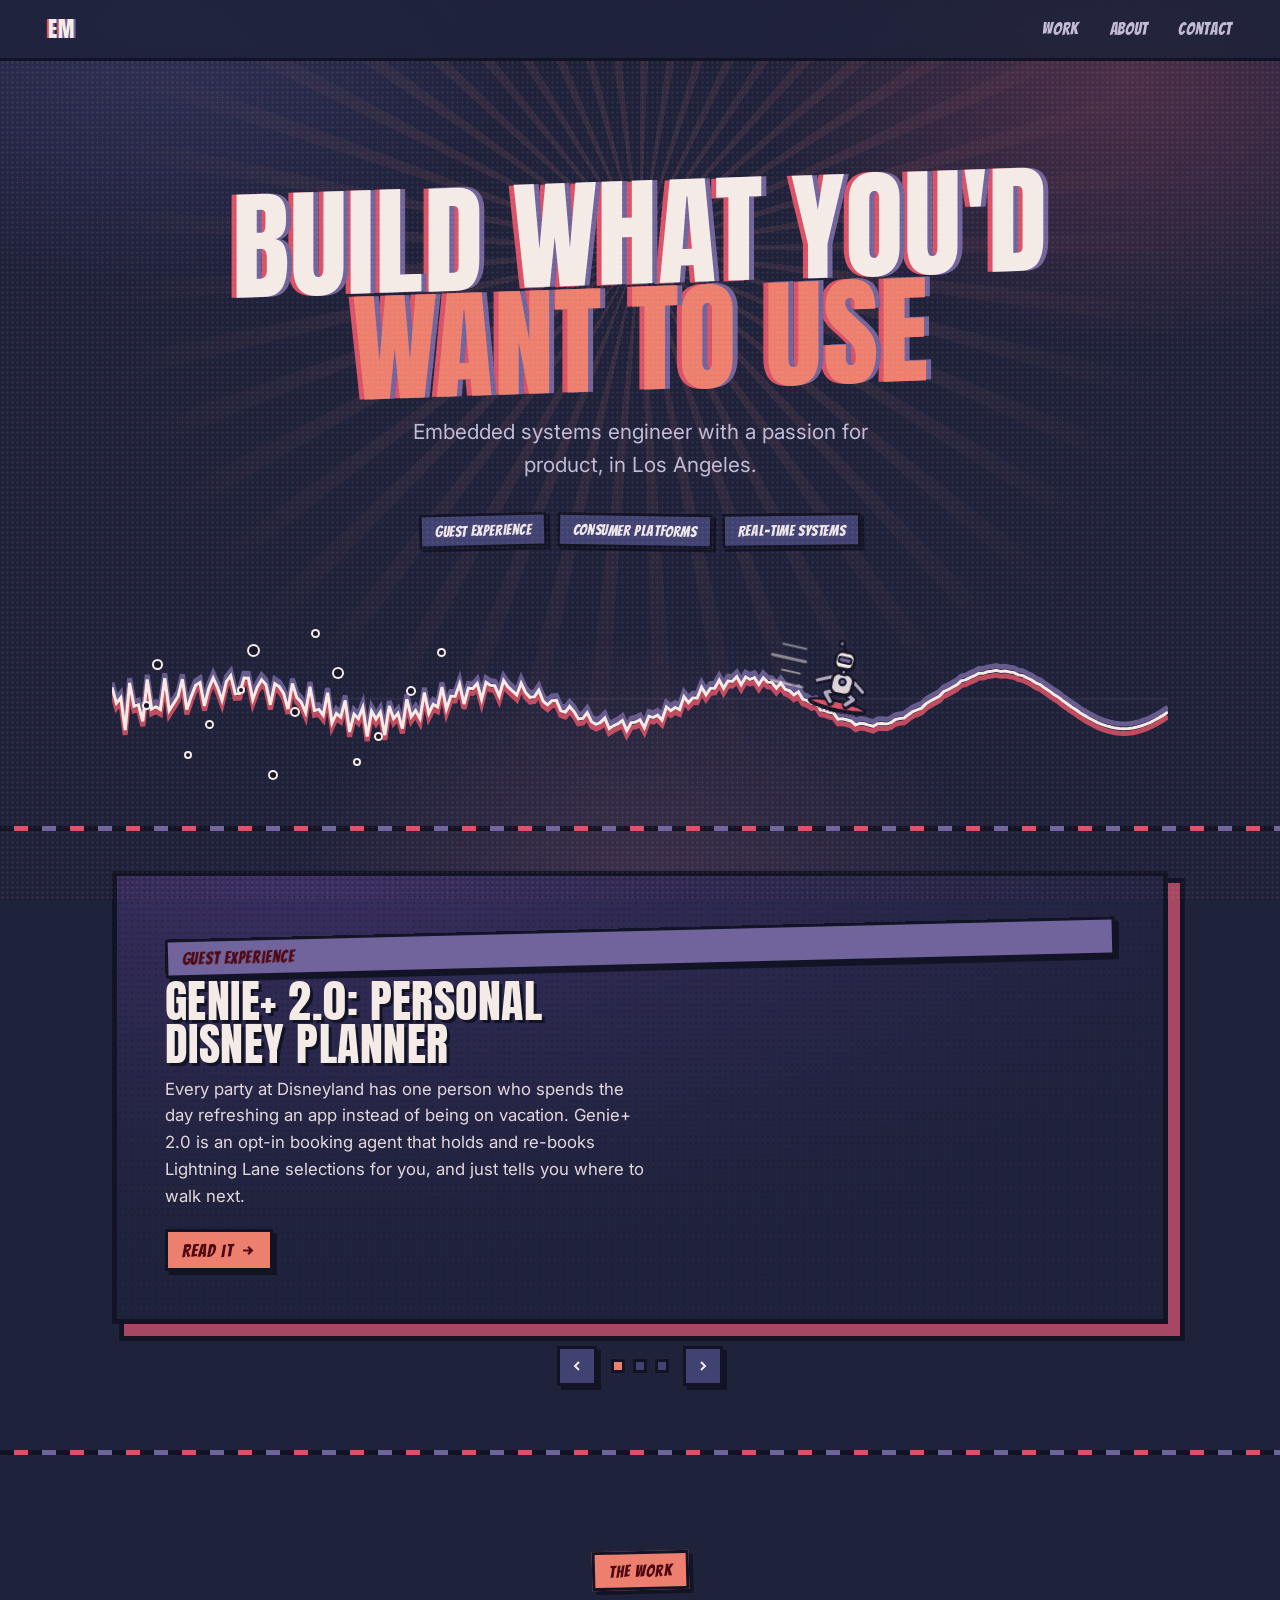
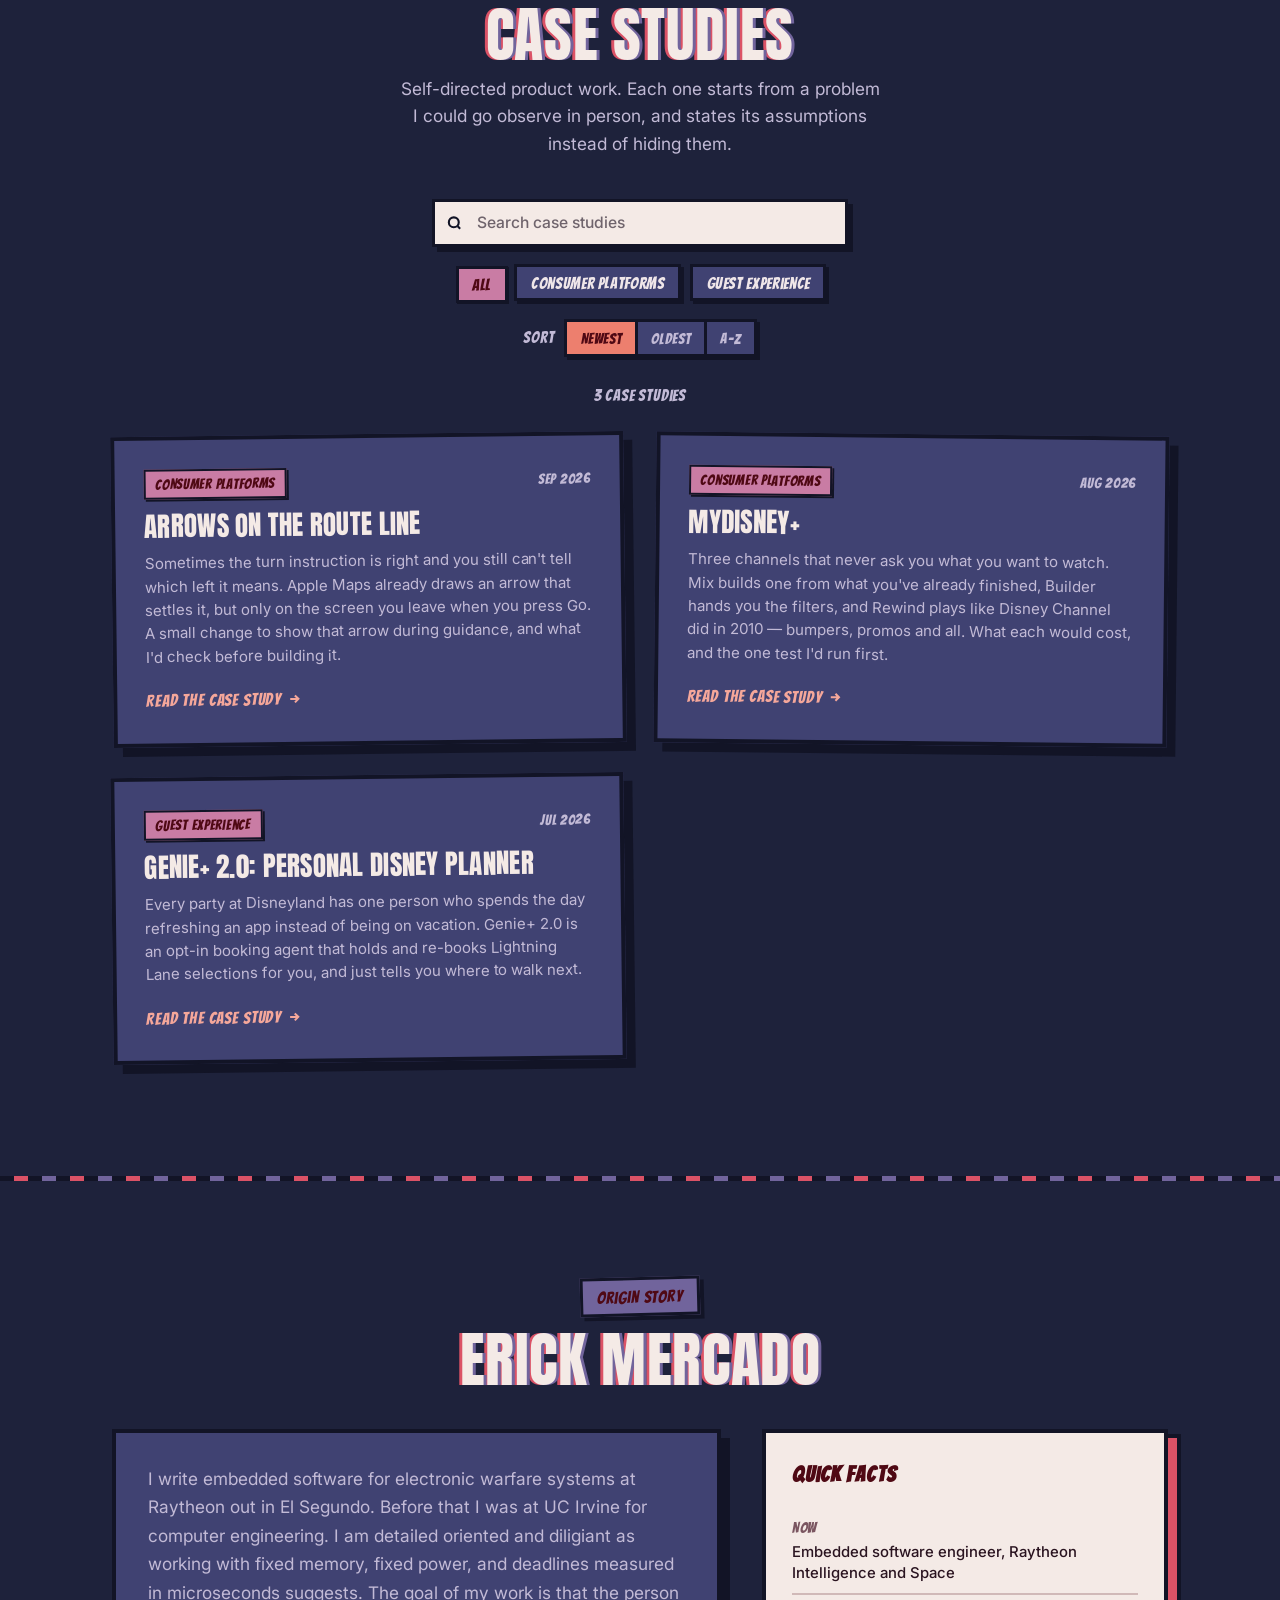
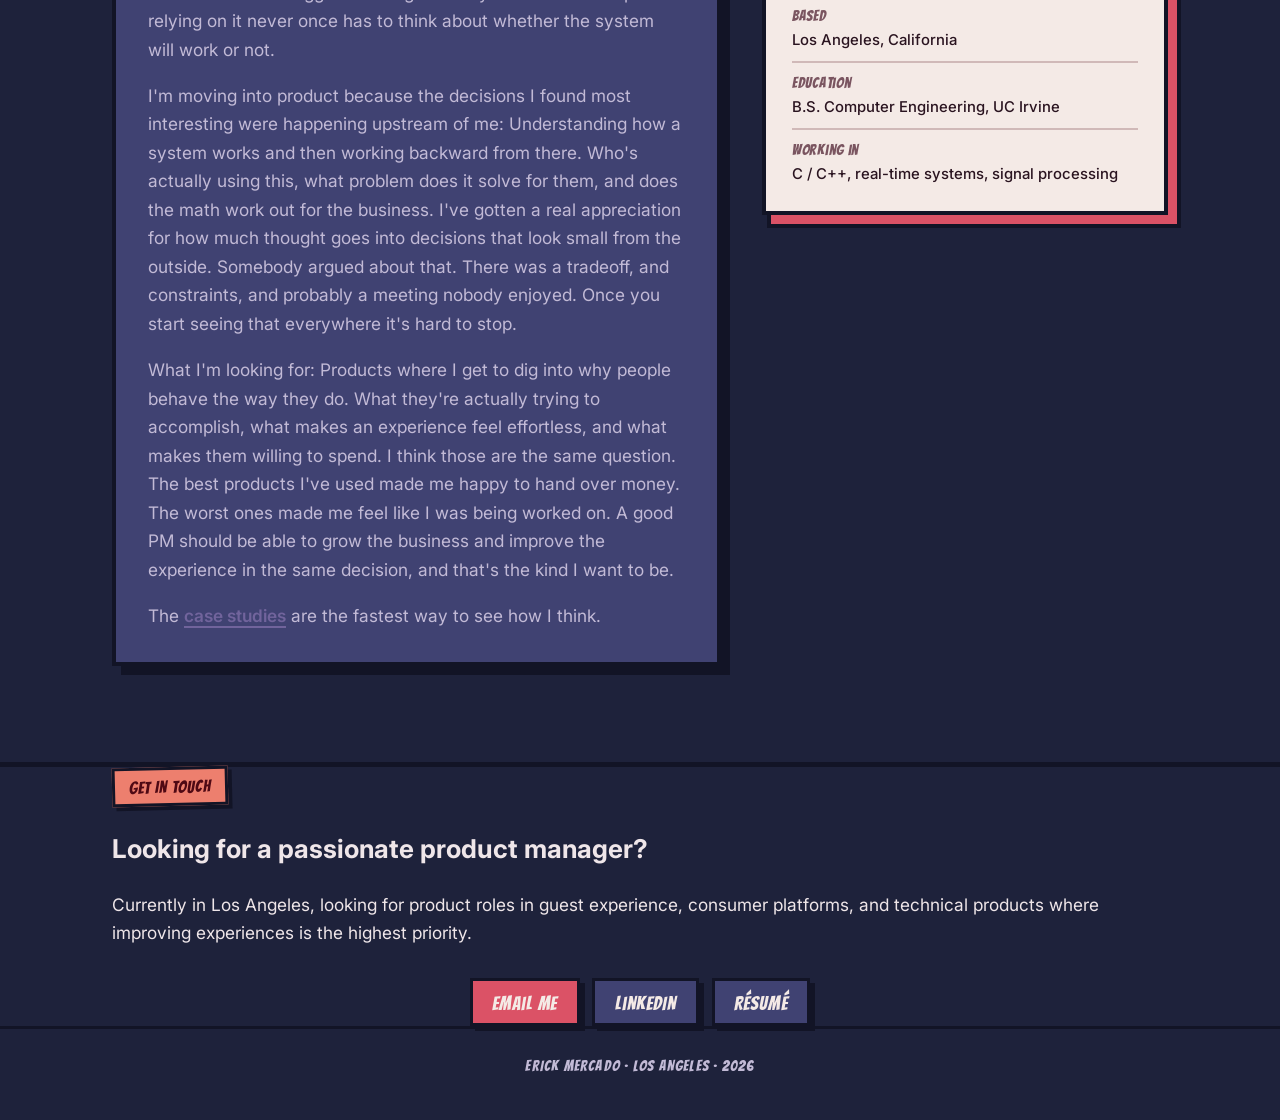
<file: index.html>
<!DOCTYPE html>
<html lang="en">
<head>
<meta charset="utf-8">
<meta name="viewport" content="width=device-width, initial-scale=1">
<title>Erick Mercado — Product</title>
<meta name="description" content="Erick Mercado. Embedded systems engineer working on product. Case studies on guest experience and consumer systems.">
<link rel="canonical" href="https://erickmercado.com/">
<meta property="og:type" content="website">
<meta property="og:title" content="Erick Mercado — Product">
<meta property="og:description" content="Embedded systems engineer working on product. Case studies on guest experience and consumer systems.">
<meta property="og:url" content="https://erickmercado.com/">
<meta name="twitter:card" content="summary_large_image">
<link rel="icon" href="data:image/svg+xml,<svg xmlns='http://www.w3.org/2000/svg' viewBox='0 0 32 32'><rect width='32' height='32' fill='%231E223B'/><path d='M4 16 Q8 6 12 16 T20 16 T28 16' stroke='%23ED7F6E' stroke-width='3' fill='none'/><path d='M4 18 Q8 8 12 18 T20 18 T28 18' stroke='%2371649C' stroke-width='3' fill='none' opacity='.8'/></svg>">
<link rel="preconnect" href="https://fonts.googleapis.com">
<link rel="preconnect" href="https://fonts.gstatic.com" crossorigin>
<link href="https://fonts.googleapis.com/css2?family=Anton&family=Bangers&family=Inter:wght@400;500;600;700&display=swap" rel="stylesheet">

<style>
/* ============================================================
   DESIGN TOKENS — "Spider-Verse"

   The look is built from five techniques borrowed from the films:
     1. Halftone (Ben-Day) dots over everything, like cheap comic
        printing
     2. Chromatic aberration — red and cyan channels knocked out of
        register, as if the press misaligned
     3. Hard black panel borders with unblurred drop shadows, so
        every card reads as a comic panel stuck to the page
     4. Caption boxes in flat colour for labels
     5. Animation "on 2s" — motion updates at 12fps instead of 60,
        which is the single most recognisable thing the films do

   Change a value here and the whole page follows.
   ============================================================ */
:root{
  /* ---- Dusk palette ----------------------------------------------
     The whole scheme lives in this block. Every rule below reads a
     variable — nothing downstream hardcodes a colour, so swapping
     these eight values re-skins the entire page.

     Where the bright version used cyan against magenta for the
     misregistered-print effect, this one splits warm against cool:
     coral pulling one way, periwinkle the other. Same trick, far
     less glare.
     ---------------------------------------------------------------- */
  --ink:#1E223B;            /* page */
  --panel:#404272;          /* raised panel */
  --panel-lift:#4E5089;     /* panel, hovered */
  --paper:#F4EAE6;          /* warm newsprint — caption boxes, light text */

  --coral:#ED7F6E;
  --coral-lift:#F5A79A;   /* coral, lightened for text on dark panels */          /* warm ink — highlights, captions */
  --rose:#DB5266;           /* primary action */
  --berry:#A64863;          /* panel shadows */
  --mauve:#C97CA4;          /* category chips */
  --peri:#71649C;           /* cool ink, dim rules */
  --deep:#4F0914;           /* oxblood — text on light fills */

  --line:#121426;           /* every border. Near-black, navy-biased */
  --text:#EFE6E9;
  --text-dim:#C2BAD6;

  /* type */
  --display:"Anton",Impact,sans-serif;
  --comic:"Bangers",cursive;
  --body:"Inter",-apple-system,system-ui,sans-serif;

  /* layout */
  --gut:clamp(1.25rem,5vw,3rem);
  --max:72rem;
  --measure:40rem;

  /* motion — steps() everywhere. Nothing eases smoothly; it judders. */
  --snap:steps(4,end);
}

*{box-sizing:border-box;}
html{scroll-behavior:smooth;-webkit-text-size-adjust:100%;}

body{
  margin:0;
  background:var(--ink);
  color:var(--text);
  font-family:var(--body);
  font-size:clamp(1rem,0.96rem + 0.2vw,1.08rem);
  line-height:1.6;
  overflow-x:hidden;
}

a{color:inherit;}
img{max-width:100%;height:auto;display:block;}
button{font:inherit;color:inherit;}

.wrap{max-width:var(--max);margin:0 auto;padding-inline:var(--gut);}

.visually-hidden{
  position:absolute;width:1px;height:1px;padding:0;margin:-1px;
  overflow:hidden;clip:rect(0 0 0 0);white-space:nowrap;border:0;
}

.skip{
  position:absolute;left:-9999px;top:0;background:var(--coral);color:var(--deep);
  padding:0.7rem 1.1rem;font-weight:700;z-index:400;border:3px solid var(--line);
}
.skip:focus{left:0;}

:focus-visible{outline:3px solid var(--coral);outline-offset:3px;}
::selection{background:var(--rose);color:var(--paper);}

/* ---------- layer 1: the halftone screen ----------
   A dot grid over the entire viewport. This is what makes the page
   read as printed rather than rendered. Kept faint — at full
   strength it eats the text. */
body::after{
  content:"";position:fixed;inset:0;pointer-events:none;z-index:60;
  background-image:radial-gradient(circle at center,rgba(237,127,110,0.18) 1px,transparent 1.3px);
  background-size:5px 5px;
  mix-blend-mode:screen;opacity:0.55;
}

/* ---------- layer 2: ambient ink bloom ---------- */
body::before{
  content:"";position:fixed;inset:0;pointer-events:none;z-index:0;
  background:
    radial-gradient(40rem 30rem at 12% 0%,rgba(64,66,114,0.55),transparent 60%),
    radial-gradient(38rem 28rem at 88% 8%,rgba(166,72,99,0.34),transparent 62%),
    radial-gradient(34rem 26rem at 50% 100%,rgba(191,108,152,0.20),transparent 65%);
}
body > *{position:relative;z-index:1;}

/* ============================================================
   CAPTION BOX — the flat label with a hard shadow, used anywhere
   a section needs naming. Lifted straight from comic narration.
   ============================================================ */
.caption{
  display:inline-block;
  font-family:var(--comic);font-size:1.05rem;letter-spacing:0.05em;
  background:var(--coral);color:var(--deep);
  border:3px solid var(--line);
  padding:0.25rem 0.85rem 0.15rem;
  box-shadow:4px 4px 0 var(--line);
  transform:rotate(-1.4deg);
}
.caption--cyan{background:var(--peri);}
.caption--magenta{background:var(--rose);color:var(--paper);}

/* ============================================================
   NAV
   ============================================================ */
.nav{
  position:sticky;top:0;z-index:200;
  display:flex;align-items:center;justify-content:space-between;gap:1rem;
  padding:0.7rem clamp(1.25rem,5vw,3rem);
  background:rgba(30,34,59,0.86);
  -webkit-backdrop-filter:blur(14px);backdrop-filter:blur(14px);
  border-bottom:3px solid var(--line);
}
.nav__mark{
  font-family:var(--display);font-size:1.4rem;letter-spacing:0.04em;
  text-decoration:none;color:var(--paper);
  text-shadow:2px 0 0 var(--peri),-2px 0 0 var(--rose);
}
.nav__links{display:flex;gap:clamp(0.9rem,3vw,1.9rem);}
.nav__links a{
  font-family:var(--comic);font-size:1.05rem;letter-spacing:0.04em;
  color:var(--text-dim);text-decoration:none;
  transition:color 120ms var(--snap);
}
.nav__links a:hover{color:var(--coral-lift);}

/* ============================================================
   HERO
   ============================================================ */
.hero{position:relative;text-align:center;padding-block:clamp(3.5rem,11vw,7.5rem) clamp(1rem,3vw,2rem);}

/* speed-burst rays behind the headline */
.hero__burst{
  position:absolute;inset:-30% -10% auto;height:130%;pointer-events:none;
  background:repeating-conic-gradient(from 0deg at 50% 42%,
    rgba(237,127,110,0.14) 0deg 2.4deg, transparent 2.4deg 8deg);
  -webkit-mask-image:radial-gradient(circle at 50% 42%,#000 0%,transparent 62%);
  mask-image:radial-gradient(circle at 50% 42%,#000 0%,transparent 62%);
}

.hero__title{
  position:relative;
  font-family:var(--display);font-weight:400;
  font-size:clamp(2.9rem,1.2rem + 8.4vw,7.5rem);
  line-height:0.88;letter-spacing:0.005em;text-transform:uppercase;
  margin:0 auto 1.4rem;max-width:14ch;color:var(--paper);
  transform:skewY(-2deg);
  /* the misregistered press: cyan pushed one way, magenta the other */
  text-shadow:5px 0 0 var(--peri),-5px 0 0 var(--rose);
  animation:chroma 1.8s steps(3,end) infinite;
}
.hero__title span{color:var(--coral);display:inline-block;}

@keyframes chroma{
  0%   {text-shadow:5px 0 0 var(--peri),-5px 0 0 var(--rose);}
  33%  {text-shadow:8px -3px 0 var(--peri),-6px 3px 0 var(--rose);}
  66%  {text-shadow:3px 3px 0 var(--peri),-9px -2px 0 var(--rose);}
  100% {text-shadow:5px 0 0 var(--peri),-5px 0 0 var(--rose);}
}

.hero__sub{
  position:relative;
  font-size:clamp(1.02rem,0.98rem + 0.55vw,1.3rem);
  color:var(--text-dim);max-width:36ch;margin:0 auto 2rem;
}
.hero__meta{display:flex;flex-wrap:wrap;justify-content:center;gap:0.6rem;}
.hero__meta span{
  font-family:var(--comic);font-size:0.95rem;letter-spacing:0.04em;
  border:3px solid var(--line);background:var(--panel);color:var(--text);
  padding:0.2rem 0.8rem 0.1rem;box-shadow:3px 3px 0 var(--line);
}
.hero__meta span:nth-child(1){transform:rotate(-1.5deg);}
.hero__meta span:nth-child(2){transform:rotate(1deg);}
.hero__meta span:nth-child(3){transform:rotate(-0.6deg);}

/* ---------- the signature: robot surfing the signal ---------- */
.trace-stage{
  position:relative;margin-top:clamp(2rem,5vw,3.5rem);
  height:clamp(120px,16vw,190px);
}
.trace{width:100%;height:100%;display:block;}
.trace__ghost{stroke:rgba(244,234,230,0.10);stroke-width:1;fill:none;}
/* Drawn three times, offset, in three inks — the same misregistration
   trick as the headline, applied to a line. */
.trace__c{stroke:var(--peri);stroke-width:5;fill:none;vector-effect:non-scaling-stroke;opacity:0.85;}
.trace__m{stroke:var(--rose);stroke-width:5;fill:none;vector-effect:non-scaling-stroke;opacity:0.85;}
.trace__k{stroke:var(--paper);stroke-width:3;fill:none;vector-effect:non-scaling-stroke;}

.surfer{
  position:absolute;left:0;top:0;
  width:clamp(42px,5.6vw,68px);
  transform-origin:50% 100%;pointer-events:none;will-change:transform;
}
.surfer svg{width:100%;height:auto;display:block;overflow:visible;}

/* ---- comic inking -----------------------------------------------
   Real comic linework has variable weight: heavier on the shadow
   side, lighter on the lit side. SVG strokes are uniform, so each
   limb is drawn twice — a fat black pass, then a narrower metal
   pass offset up and left. What's left showing along the bottom
   right IS the weighted edge. Same trick on the torso and head via
   .bot-weight, which traces only the shaded contour.
   ------------------------------------------------------------------ */
.bot-shell{fill:#DDD3D8;stroke:var(--line);stroke-width:2.5;}
.bot-shell-light{fill:var(--paper);stroke:var(--line);stroke-width:2.5;}
.bot-limb{stroke:var(--line);stroke-linecap:round;stroke-linejoin:round;fill:none;}
.bot-limb-fill{stroke:#B3A9C4;stroke-linecap:round;stroke-linejoin:round;fill:none;}
.bot-weight{stroke:var(--line);stroke-width:3.4;stroke-linecap:round;fill:none;}
.bot-lit{fill:var(--peri);stroke:var(--line);stroke-width:2;}
.bot-board{fill:var(--rose);stroke:var(--line);stroke-width:2.5;}
.bot-shadow{fill:url(#htDots);opacity:0.75;}
.bot-speed{stroke:var(--paper);stroke-linecap:round;fill:none;opacity:0.5;}

/* Poses are three separate drawings. JS shows one at a time; there
   is no tweening between them — that is the whole point. */
.pose{display:none;}
.pose.is-on{display:inline;}

/* ---- Kirby Krackle ----------------------------------------------
   Black dots ringed in light, clustered over the noisy left end of
   the signal where it hasn't resolved yet. Flickers on the same
   12fps beat as everything else, via staggered steps() animations.
   ------------------------------------------------------------------ */
.krackle{position:absolute;inset:0;pointer-events:none;}
.krackle i{
  position:absolute;display:block;border-radius:50%;
  background:var(--line);box-shadow:0 0 0 2px var(--paper);
  animation:krack 1s steps(2,end) infinite;
}
@keyframes krack{0%,49%{opacity:.9;transform:scale(1);}50%,100%{opacity:.25;transform:scale(.6);}}

/* ============================================================
   SECTIONS
   ============================================================ */
.section{padding-block:clamp(3rem,8vw,6rem);}
.section__head{text-align:center;margin-bottom:clamp(1.6rem,4vw,2.6rem);}
.section__title{
  font-family:var(--display);font-weight:400;text-transform:uppercase;
  font-size:clamp(2rem,1.2rem + 3.2vw,4rem);
  line-height:0.92;letter-spacing:0.01em;
  margin:1rem auto 0.8rem;max-width:18ch;color:var(--paper);
  text-shadow:3px 0 0 var(--peri),-3px 0 0 var(--rose);
}
.section__lede{color:var(--text-dim);max-width:44ch;margin:0 auto;}

.divider{
  height:5px;border:0;margin:0;
  background:repeating-linear-gradient(90deg,
    var(--line) 0 14px, var(--rose) 14px 28px, var(--line) 28px 42px, var(--peri) 42px 56px);
}

/* ============================================================
   CAROUSEL — each slide is a comic panel
   ============================================================ */
.showcase{padding-block:clamp(1.5rem,4vw,2.5rem) clamp(2.5rem,6vw,4rem);}
.showcase__frame{
  position:relative;overflow:hidden;
  border:5px solid var(--line);
  box-shadow:12px 12px 0 var(--berry),12px 12px 0 5px var(--line);
  background:var(--panel);
  aspect-ratio:4/5;min-height:340px;
}
@media(min-width:640px){.showcase__frame{aspect-ratio:16/9;}}
@media(min-width:1000px){.showcase__frame{aspect-ratio:21/9;}}

.slide{
  position:absolute;inset:0;
  display:flex;flex-direction:column;justify-content:flex-end;
  padding:clamp(1.4rem,4vw,3rem);
  text-decoration:none;color:inherit;
  opacity:0;pointer-events:none;
}
.slide::before{
  content:"";position:absolute;inset:0;
  background:
    linear-gradient(0deg,rgba(30,34,59,0.94) 0%,rgba(30,34,59,0.40) 55%,transparent 100%),
    radial-gradient(130% 150% at 18% 0%,var(--tint,#33305C) 0%,var(--ink) 72%);
}
/* halftone inside the panel, heavier than the page-wide one */
.slide::after{
  content:"";position:absolute;inset:0;pointer-events:none;
  background-image:radial-gradient(circle at center,rgba(18,20,38,0.5) 1.1px,transparent 1.5px);
  background-size:6px 6px;opacity:0.5;
}
.slide__bg{position:absolute;inset:0;width:100%;height:100%;object-fit:cover;opacity:0.5;}
.slide.is-active{opacity:1;pointer-events:auto;animation:panelPop 260ms var(--snap);}
.slide > *{position:relative;z-index:2;}

@keyframes panelPop{
  from{opacity:0;transform:scale(1.05) translateY(10px);}
  to{opacity:1;transform:none;}
}

.slide__title{
  font-family:var(--display);font-weight:400;text-transform:uppercase;
  font-size:clamp(1.6rem,1.1rem + 2.6vw,2.9rem);
  line-height:0.94;letter-spacing:0.01em;
  margin:0.7rem 0 0.6rem;max-width:20ch;color:var(--paper);
  text-shadow:3px 3px 0 var(--line);
}
.slide__summary{
  font-size:clamp(0.93rem,0.9rem + 0.3vw,1.05rem);
  color:#E4D8DC;max-width:44ch;margin:0 0 1.2rem;
}
.slide__cta{
  font-family:var(--comic);font-size:1.15rem;letter-spacing:0.05em;
  background:var(--coral);color:var(--deep);border:3px solid var(--line);
  padding:0.25rem 0.9rem 0.15rem;box-shadow:4px 4px 0 var(--line);
  display:inline-flex;align-items:center;gap:0.4rem;width:fit-content;
  transition:transform 100ms var(--snap),box-shadow 100ms var(--snap);
}
.slide__cta svg{width:15px;height:15px;}
.slide:hover .slide__cta{transform:translate(2px,2px);box-shadow:2px 2px 0 var(--line);}

.showcase__controls{display:flex;align-items:center;justify-content:center;gap:0.9rem;margin-top:1.4rem;}
.showcase__dots{display:flex;gap:0.5rem;}
.dot{
  width:14px;height:14px;padding:0;cursor:pointer;
  background:var(--panel);border:3px solid var(--line);
  transition:background 100ms var(--snap);
}
.dot:hover{background:var(--text-dim);}
.dot.is-active{background:var(--coral);}

.arrow{
  width:40px;height:40px;cursor:pointer;
  border:3px solid var(--line);background:var(--panel);color:var(--paper);
  box-shadow:4px 4px 0 var(--line);
  display:flex;align-items:center;justify-content:center;
  transition:transform 100ms var(--snap),box-shadow 100ms var(--snap),background 100ms var(--snap);
}
.arrow:hover{background:var(--rose);transform:translate(2px,2px);box-shadow:2px 2px 0 var(--line);}
.arrow svg{width:16px;height:16px;}

.showcase[data-count="1"] .showcase__controls,
.showcase[data-count="0"] .showcase__controls{display:none;}

/* ============================================================
   LIBRARY CONTROLS
   ============================================================ */
.controls{display:flex;flex-direction:column;gap:1.1rem;margin-top:clamp(1.6rem,4vw,2.4rem);}

.search{position:relative;max-width:26rem;width:100%;margin-inline:auto;}
.search > svg{
  position:absolute;left:0.9rem;top:50%;transform:translateY(-50%);
  width:17px;height:17px;color:var(--line);pointer-events:none;z-index:2;
}
.search input{
  width:100%;font-family:var(--body);font-size:0.98rem;font-weight:500;color:var(--deep);
  background:var(--paper);border:3px solid var(--line);
  box-shadow:5px 5px 0 var(--line);
  padding:0.7rem 2.6rem;
}
.search input::placeholder{color:#6F646C;}
.search input:focus{outline:none;background:#FDF7F4;box-shadow:5px 5px 0 var(--rose);}
.search input:focus-visible{outline:3px solid var(--coral);outline-offset:3px;}
.search__clear{
  position:absolute;right:0.5rem;top:50%;transform:translateY(-50%);
  width:26px;height:26px;border:2px solid var(--line);cursor:pointer;
  background:var(--rose);color:var(--paper);z-index:2;
  display:none;align-items:center;justify-content:center;
}
.search__clear.is-visible{display:flex;}
.search__clear svg{width:12px;height:12px;}

.filters{display:flex;flex-wrap:wrap;justify-content:center;gap:0.55rem;}
.chip{
  font-family:var(--comic);font-size:1rem;letter-spacing:0.04em;cursor:pointer;
  background:var(--panel);color:var(--text);
  border:3px solid var(--line);padding:0.22rem 0.85rem 0.12rem;
  box-shadow:3px 3px 0 var(--line);
  transition:transform 100ms var(--snap),box-shadow 100ms var(--snap),background 100ms var(--snap);
}
.chip:hover{background:var(--panel-lift);}
.chip[aria-pressed="true"]{
  background:var(--mauve);color:var(--deep);transform:translate(2px,2px);box-shadow:1px 1px 0 var(--line);
}

.sort{display:flex;justify-content:center;align-items:center;gap:0.6rem;flex-wrap:wrap;}
.sort > span{font-family:var(--comic);font-size:1rem;color:var(--text-dim);letter-spacing:0.05em;}
.sort__group{display:flex;border:3px solid var(--line);box-shadow:3px 3px 0 var(--line);background:var(--panel);}
.sort__btn{
  font-family:var(--comic);font-size:0.95rem;letter-spacing:0.04em;cursor:pointer;
  border:0;border-right:3px solid var(--line);background:transparent;color:var(--text-dim);
  padding:0.3rem 0.85rem 0.2rem;transition:background 100ms var(--snap),color 100ms var(--snap);
}
.sort__btn:last-child{border-right:0;}
.sort__btn:hover{color:var(--paper);}
.sort__btn[aria-pressed="true"]{background:var(--coral);color:var(--deep);}

.count{
  text-align:center;font-family:var(--comic);font-size:1rem;letter-spacing:0.05em;
  color:var(--text-dim);margin:1.6rem 0 0;
}

/* ============================================================
   LIBRARY GRID — panels pasted onto the page
   ============================================================ */
.grid{
  display:grid;grid-template-columns:1fr;gap:1.6rem;
  margin-top:1.6rem;padding:0;list-style:none;
}
@media(min-width:720px){.grid{grid-template-columns:repeat(2,1fr);gap:1.9rem;}}

.card{
  display:flex;flex-direction:column;height:100%;
  text-decoration:none;color:inherit;
  background:var(--panel);border:4px solid var(--line);
  box-shadow:9px 9px 0 var(--line);
  padding:clamp(1.2rem,2.8vw,1.8rem);
  transition:transform 120ms var(--snap),box-shadow 120ms var(--snap),background 120ms var(--snap);
}
/* Alternating tilt so the grid reads as panels laid by hand
   rather than a CSS grid. Kept under 1 degree — more than that
   and the text starts to look broken rather than styled. */
.grid li:nth-child(odd) .card{transform:rotate(-0.7deg);}
.grid li:nth-child(even) .card{transform:rotate(0.6deg);}
.card:hover,.card:focus-visible{
  background:var(--panel-lift);
  transform:rotate(0deg) translate(4px,4px);
  box-shadow:5px 5px 0 var(--rose),5px 5px 0 4px var(--line);
}

.card__top{display:flex;align-items:center;justify-content:space-between;gap:0.7rem;margin-bottom:0.9rem;}
.card__category{
  font-family:var(--comic);font-size:0.9rem;letter-spacing:0.05em;
  background:var(--mauve);color:var(--deep);border:2px solid var(--line);
  padding:0.15rem 0.6rem 0.05rem;box-shadow:2px 2px 0 var(--line);
}
.card__date{font-family:var(--comic);font-size:0.9rem;color:var(--text-dim);letter-spacing:0.05em;}
.card__title{
  font-family:var(--display);font-weight:400;text-transform:uppercase;
  font-size:clamp(1.25rem,1.05rem + 0.9vw,1.7rem);
  line-height:0.98;letter-spacing:0.01em;margin:0 0 0.7rem;color:var(--paper);
}
.card__summary{font-size:0.94rem;color:var(--text-dim);margin:0 0 1.2rem;flex:1;line-height:1.55;}
.card__cta{
  font-family:var(--comic);font-size:1.05rem;letter-spacing:0.05em;color:var(--coral-lift);
  display:inline-flex;align-items:center;gap:0.35rem;
}
.card__cta svg{width:14px;height:14px;}

.badge{
  font-family:var(--comic);font-size:0.85rem;letter-spacing:0.05em;
  background:var(--berry);color:var(--paper);border:2px solid var(--line);
  padding:0.15rem 0.6rem 0.05rem;box-shadow:2px 2px 0 var(--line);
}
.card--draft{opacity:0.6;}
.card--draft:hover{opacity:1;}

.empty{
  text-align:center;padding:clamp(2.2rem,6vw,4rem) 1rem;margin-top:1.6rem;
  border:4px dashed var(--line);background:var(--panel);
}
.empty p{font-family:var(--comic);font-size:1.35rem;letter-spacing:0.04em;color:var(--paper);margin:0 0 1.2rem;}
.empty button{
  font-family:var(--comic);font-size:1.05rem;letter-spacing:0.05em;cursor:pointer;
  background:var(--coral);color:var(--deep);border:3px solid var(--line);
  padding:0.3rem 1rem 0.2rem;box-shadow:4px 4px 0 var(--line);
  transition:transform 100ms var(--snap),box-shadow 100ms var(--snap);
}
.empty button:hover{transform:translate(2px,2px);box-shadow:2px 2px 0 var(--line);}

/* ============================================================
   ABOUT
   ============================================================ */
.about{display:grid;grid-template-columns:1fr;gap:clamp(1.6rem,4vw,2.6rem);align-items:start;margin-top:clamp(1.6rem,4vw,2.4rem);}
@media(min-width:880px){.about{grid-template-columns:1.5fr 1fr;}}

.about__body{
  max-width:var(--measure);
  background:var(--panel);border:4px solid var(--line);
  box-shadow:9px 9px 0 var(--line);
  padding:clamp(1.3rem,3vw,2rem);
}
.about__body p{color:var(--text-dim);margin:0 0 1.1rem;line-height:1.65;}
.about__body p:last-child{margin-bottom:0;}
.about__body strong{color:var(--paper);font-weight:600;}
.about__body a{color:var(--peri);font-weight:600;text-decoration:none;border-bottom:2px solid var(--peri);}
.about__body a:hover{color:var(--coral);border-bottom-color:var(--coral);}

.specs{
  background:var(--paper);color:var(--deep);
  border:4px solid var(--line);box-shadow:9px 9px 0 var(--rose),9px 9px 0 4px var(--line);
  padding:clamp(1.1rem,2.4vw,1.6rem);
  position:sticky;top:5.5rem;transform:rotate(0.8deg);
}
.specs h3{
  font-family:var(--comic);font-size:1.35rem;letter-spacing:0.05em;
  margin:0 0 0.9rem;color:var(--deep);
}
.specs dl{margin:0;}
.specs div{padding-block:0.6rem;border-bottom:2px solid rgba(79,9,20,0.22);}
.specs div:last-child{border-bottom:0;padding-bottom:0;}
.specs dt{font-family:var(--comic);font-size:0.92rem;letter-spacing:0.05em;color:#7A5560;margin-bottom:0.1rem;}
.specs dd{margin:0;font-size:0.93rem;font-weight:500;line-height:1.4;color:#2A1420;}

/* ============================================================
   CONTACT
   ============================================================ */
.contact{border-top:5px solid var(--line);}
.pills{display:flex;flex-wrap:wrap;justify-content:center;gap:0.8rem;margin-top:2rem;}
.pill{
  font-family:var(--comic);font-size:1.2rem;letter-spacing:0.05em;text-decoration:none;
  background:var(--panel);color:var(--paper);
  border:3px solid var(--line);padding:0.4rem 1.2rem 0.28rem;
  box-shadow:5px 5px 0 var(--line);
  transition:transform 100ms var(--snap),box-shadow 100ms var(--snap),background 100ms var(--snap);
}
.pill:hover{transform:translate(3px,3px);box-shadow:2px 2px 0 var(--line);background:var(--panel-lift);}
.pill--primary{background:var(--rose);color:var(--paper);box-shadow:5px 5px 0 var(--line);}
.pill--primary:hover{background:var(--coral);color:var(--deep);}

.colophon{
  text-align:center;font-family:var(--comic);font-size:0.95rem;letter-spacing:0.08em;
  color:var(--text-dim);padding-block:1.6rem 2.6rem;border-top:3px solid var(--line);
}

/* ============================================================
   MOTION
   Reveals snap in over four frames rather than fading smoothly.
   ============================================================ */
.reveal{opacity:0;transform:translateY(22px);}
.reveal.is-visible{animation:snapIn 280ms var(--snap) forwards;}
@keyframes snapIn{to{opacity:1;transform:none;}}

.grid li{animation:snapIn 240ms var(--snap) both;animation-delay:calc(var(--i,0) * 70ms);opacity:0;}

@media(prefers-reduced-motion:reduce){
  html{scroll-behavior:auto;}
  *{animation:none!important;transition:none!important;}
  .reveal,.grid li{opacity:1!important;transform:none!important;}
  .hero__title{text-shadow:5px 0 0 var(--peri),-5px 0 0 var(--rose);}
}
</style>
</head>

<body>

<a class="skip" href="#main">Skip to content</a>

<header class="nav">
  <a class="nav__mark" href="#top">EM</a>
  <nav class="nav__links" aria-label="Primary">
    <a href="#work">Work</a>
    <a href="#about">About</a>
    <a href="#contact">Contact</a>
  </nav>
</header>

<main id="main">

  <!-- ===================== HERO ===================== -->
  <section class="wrap hero" id="top">
    <div class="hero__burst" aria-hidden="true"></div>
    <h1 class="hero__title">Build what you'd <span>want to use</span></h1>
    <p class="hero__sub">Embedded systems engineer with a passion for product, in Los Angeles.</p>
    <div class="hero__meta">
      <span>Guest experience</span>
      <span>Consumer platforms</span>
      <span>Real-time systems</span>
    </div>

    <div class="trace-stage" aria-hidden="true">
      <svg class="trace" viewBox="0 0 1200 160" preserveAspectRatio="none">
        <path class="trace__ghost" d="M0,80 L1200,80"></path>
        <!-- three passes of the same curve, offset — misregistered ink -->
        <path class="trace__c" id="traceC" d=""></path>
        <path class="trace__m" id="traceM" d=""></path>
        <path class="trace__k" id="traceK" d=""></path>
      </svg>

      <div class="krackle" id="krackle"></div>

      <div class="surfer" id="surfer">
        <svg viewBox="0 0 64 78">
          <defs>
            <pattern id="htDots" width="3.6" height="3.6" patternUnits="userSpaceOnUse">
              <circle cx="1" cy="1" r="1" fill="#121426"/>
            </pattern>
          </defs>

          <g class="bot-speed">
            <line x1="-30" y1="24" x2="-8" y2="24" stroke-width="2"/>
            <line x1="-38" y1="36" x2="-6" y2="36" stroke-width="2.6"/>
            <line x1="-26" y1="48" x2="-9" y2="48" stroke-width="2"/>
            <line x1="-34" y1="60" x2="-4" y2="60" stroke-width="2.4"/>
          </g>

          <ellipse class="bot-shadow" cx="32" cy="74" rx="24" ry="3"/>
          <ellipse class="bot-board" cx="32" cy="70" rx="27" ry="4.5"/>
          <path class="bot-weight" d="M7 71.5 Q32 77 57 71.5" stroke-width="2.6"/>

          <g class="pose is-on" id="poseRide">
            <path class="bot-limb" d="M28 54 L24 66" stroke-width="7"/>
            <path class="bot-limb" d="M36 54 L41 66" stroke-width="7"/>
            <path class="bot-limb-fill" d="M27.4 53.2 L23.4 65.2" stroke-width="3.4"/>
            <path class="bot-limb-fill" d="M35.4 53.2 L40.4 65.2" stroke-width="3.4"/>
            <path class="bot-limb" d="M23 38 L8 28" stroke-width="6.5"/>
            <path class="bot-limb" d="M41 38 L55 46" stroke-width="6.5"/>
            <path class="bot-limb-fill" d="M22.4 37.2 L7.4 27.2" stroke-width="3"/>
            <path class="bot-limb-fill" d="M40.4 37.2 L54.4 45.2" stroke-width="3"/>
            <rect class="bot-shell" x="22" y="32" width="20" height="24" rx="7"/>
            <path class="bot-weight" d="M42 44 L42 49 Q42 56 35 56 L29 56"/>
            <circle class="bot-lit" cx="32" cy="42" r="3"/>
            <rect class="bot-shell" x="30" y="27" width="4" height="6"/>
            <rect class="bot-shell-light" x="23" y="12" width="18" height="17" rx="6"/>
            <path class="bot-weight" d="M41 22 L41 23 Q41 29 35 29 L29 29"/>
            <rect class="bot-lit" x="26" y="17" width="12" height="5" rx="2"/>
            <path class="bot-limb" d="M32 12 L32 5" stroke-width="2.5"/>
            <circle class="bot-lit" cx="32" cy="4" r="2.6"/>
          </g>

          <g class="pose" id="poseCrouch">
            <path class="bot-limb" d="M27 57 L19 61 L25 68" stroke-width="7"/>
            <path class="bot-limb" d="M38 57 L46 62 L40 68" stroke-width="7"/>
            <path class="bot-limb-fill" d="M26.4 56.2 L18.4 60.2 L24.4 67.2" stroke-width="3.4"/>
            <path class="bot-limb-fill" d="M37.4 56.2 L45.4 61.2 L39.4 67.2" stroke-width="3.4"/>
            <path class="bot-limb" d="M22 45 L9 51" stroke-width="6.5"/>
            <path class="bot-limb" d="M42 45 L53 53" stroke-width="6.5"/>
            <path class="bot-limb-fill" d="M21.4 44.2 L8.4 50.2" stroke-width="3"/>
            <path class="bot-limb-fill" d="M41.4 44.2 L52.4 52.2" stroke-width="3"/>
            <rect class="bot-shell" x="22" y="39" width="20" height="20" rx="7"/>
            <path class="bot-weight" d="M42 49 L42 52 Q42 59 35 59 L29 59"/>
            <circle class="bot-lit" cx="32" cy="47" r="3"/>
            <rect class="bot-shell" x="29" y="34" width="4" height="6"/>
            <rect class="bot-shell-light" x="21" y="19" width="18" height="16" rx="6"/>
            <path class="bot-weight" d="M39 28 L39 29 Q39 35 33 35 L27 35"/>
            <rect class="bot-lit" x="24" y="24" width="12" height="5" rx="2"/>
            <path class="bot-limb" d="M30 19 L25 13" stroke-width="2.5"/>
            <circle class="bot-lit" cx="24" cy="12" r="2.6"/>
          </g>

          <g class="pose" id="poseLean">
            <path class="bot-limb" d="M30 53 L21 67" stroke-width="7"/>
            <path class="bot-limb" d="M37 54 L43 67" stroke-width="7"/>
            <path class="bot-limb-fill" d="M29.4 52.2 L20.4 66.2" stroke-width="3.4"/>
            <path class="bot-limb-fill" d="M36.4 53.2 L42.4 66.2" stroke-width="3.4"/>
            <g transform="rotate(-15 32 55)">
              <path class="bot-limb" d="M23 36 L11 19" stroke-width="6.5"/>
              <path class="bot-limb" d="M42 41 L56 51" stroke-width="6.5"/>
              <path class="bot-limb-fill" d="M22.4 35.2 L10.4 18.2" stroke-width="3"/>
              <path class="bot-limb-fill" d="M41.4 40.2 L55.4 50.2" stroke-width="3"/>
              <rect class="bot-shell" x="22" y="32" width="20" height="24" rx="7"/>
              <path class="bot-weight" d="M42 44 L42 49 Q42 56 35 56 L29 56"/>
              <circle class="bot-lit" cx="32" cy="42" r="3"/>
              <rect class="bot-shell" x="30" y="26" width="4" height="7"/>
              <rect class="bot-shell-light" x="24" y="10" width="18" height="17" rx="6"/>
              <path class="bot-weight" d="M42 20 L42 21 Q42 27 36 27 L30 27"/>
              <rect class="bot-lit" x="27" y="15" width="12" height="5" rx="2"/>
              <path class="bot-limb" d="M34 10 L39 4" stroke-width="2.5"/>
              <circle class="bot-lit" cx="40" cy="3" r="2.6"/>
            </g>
          </g>
        </svg>
      </div>
    </div>
  </section>

  <hr class="divider">

  <!-- ===================== CAROUSEL ===================== -->
  <section class="wrap showcase" id="showcase"
           aria-roledescription="carousel" aria-label="Featured case studies">
    <div class="showcase__frame">
      <div class="showcase__track" id="carouselTrack"></div>
    </div>
    <div class="showcase__controls">
      <button class="arrow" id="prevSlide" aria-label="Previous case study">
        <svg viewBox="0 0 24 24" fill="none" stroke="currentColor" stroke-width="3" aria-hidden="true"><path d="M15 6l-6 6 6 6"/></svg>
      </button>
      <div class="showcase__dots" id="carouselDots"></div>
      <button class="arrow" id="nextSlide" aria-label="Next case study">
        <svg viewBox="0 0 24 24" fill="none" stroke="currentColor" stroke-width="3" aria-hidden="true"><path d="M9 6l6 6-6 6"/></svg>
      </button>
    </div>
  </section>

  <hr class="divider">

  <!-- ===================== LIBRARY ===================== -->
  <section class="wrap section" id="work">
    <div class="section__head">
      <span class="caption">The Work</span>
      <h2 class="section__title">Case Studies</h2>
      <p class="section__lede">Self-directed product work. Each one starts from a problem I could go observe in person, and states its assumptions instead of hiding them.</p>
    </div>

    <div class="controls">
      <div class="search">
        <svg viewBox="0 0 24 24" fill="none" stroke="currentColor" stroke-width="3" aria-hidden="true">
          <circle cx="11" cy="11" r="7"/><path d="M20 20l-3.5-3.5"/>
        </svg>
        <label class="visually-hidden" for="searchInput">Search case studies</label>
        <input id="searchInput" type="search" placeholder="Search case studies" autocomplete="off">
        <button class="search__clear" id="searchClear" aria-label="Clear search">
          <svg viewBox="0 0 24 24" fill="none" stroke="currentColor" stroke-width="3.5" aria-hidden="true"><path d="M6 6l12 12M18 6L6 18"/></svg>
        </button>
      </div>

      <div class="filters" id="filterChips" role="group" aria-label="Filter by category"></div>

      <div class="sort">
        <span id="sortLabel">Sort</span>
        <div class="sort__group" role="group" aria-labelledby="sortLabel">
          <button class="sort__btn" data-sort="newest" aria-pressed="true">Newest</button>
          <button class="sort__btn" data-sort="oldest" aria-pressed="false">Oldest</button>
          <button class="sort__btn" data-sort="alpha" aria-pressed="false">A–Z</button>
        </div>
      </div>
    </div>

    <p class="count" id="resultCount" aria-live="polite"></p>
    <ul class="grid" id="libraryGrid"></ul>
    <div id="emptyState"></div>
  </section>

  <hr class="divider">

  <!-- ===================== ABOUT ===================== -->
  <section class="wrap section" id="about">
    <div class="section__head">
      <span class="caption caption--cyan">Origin Story</span>
      <h2 class="section__title">Erick Mercado</h2>
    </div>

    <div class="about">
      <div class="about__body">
        <p>I write embedded software for electronic warfare systems at Raytheon out in El Segundo. Before that I was at UC Irvine for computer engineering. I am detailed oriented and diligiant as working with fixed memory, fixed power, and deadlines measured in microseconds suggests. The goal of my work is that the person relying on it never once has to think about whether the system will work or not.</p>

        <p>I'm moving into product because the decisions I found most interesting were happening upstream of me: Understanding how a system works and then working backward from there. Who's actually using this, what problem does it solve for them, and does the math work out for the business. I've gotten a real appreciation for how much thought goes into decisions that look small from the outside. Somebody argued about that. There was a tradeoff, and constraints, and probably a meeting nobody enjoyed. Once you start seeing that everywhere it's hard to stop.</p>

        <p>What I'm looking for: Products where I get to dig into why people behave the way they do. What they're actually trying to accomplish, what makes an experience feel effortless, and what makes them willing to spend. I think those are the same question. The best products I've used made me happy to hand over money. The worst ones made me feel like I was being worked on. A good PM should be able to grow the business and improve the experience in the same decision, and that's the kind I want to be.</p>

        <p>The <a href="#work">case studies</a> are the fastest way to see how I think.</p>
      </div>

      <aside class="specs">
        <h3>Quick Facts</h3>
        <dl>
          <div><dt>Now</dt><dd>Embedded software engineer, Raytheon Intelligence and Space</dd></div>
          <div><dt>Based</dt><dd>Los Angeles, California</dd></div>
          <div><dt>Education</dt><dd>B.S. Computer Engineering, UC Irvine</dd></div>
          <div><dt>Working in</dt><dd>C / C++, real-time systems, signal processing</dd></div>
        </dl>
      </aside>
    </div>
  </section>

</main>

<!-- ===================== CONTACT ===================== -->
<footer class="contact" id="contact">
  <div class="wrap inner">
    <span class="caption">Get In Touch</span>
    <h2>Looking for a passionate product manager?</h2>
    <p>Currently in Los Angeles, looking for product roles in guest experience, consumer platforms, and technical products where improving experiences is the highest priority.</p>
    <div class="pills">
      <a class="pill pill--primary" href="mailto:erick.mercado2016@gmail.com">Email me</a>
      <a class="pill" href="https://www.linkedin.com/in/erick-mercado/">LinkedIn</a>
      <a class="pill" href="ErickMercadoResume.pdf">R&eacute;sum&eacute;</a>
    </div>
  </div>
  <div class="colophon">ERICK MERCADO &middot; LOS ANGELES &middot; <span id="year">2026</span></div>
</footer>

<script>
/* ================================================================
   ██  EDIT HERE TO ADD A CASE STUDY  ██

   Same data contract as the other theme, so entries port over
   unchanged. The carousel, grid, filter chips and count all build
   from this array — you never edit the HTML above.

   Fields: id, title, summary, category, date ("YYYY-MM-DD"), url,
   image (optional), imageAlt, tint (hex used for the slide
   background), featured (true = in the carousel), status
   ("published" or "draft").

   TO ADD A CASE STUDY: copy the template below, fill it in, and
   drop it anywhere in this array. Order in the file doesn't
   matter — the grid sorts by date, and the filter chips build
   themselves from whatever categories are present. Nothing else
   on the page needs touching.

     {
       id: "short-slug",              // internal label; keep it unique
       title: "Product Name",         // card + carousel heading
       summary: "Two or three sentences. The problem, then what you'd build.",
       category: "Guest Experience",  // a new value creates a new filter chip
       date: "2026-01-31",            // YYYY-MM-DD; drives newest/oldest sort
       url: "work/your-file.html",    // name the file after the product
       image: "",                     // optional; blank falls back to tint
       imageAlt: "",                  // required whenever image is set
       tint: "#2A2E52",               // carousel slide background
       featured: true,                // true = also appears in the carousel
       status: "published"            // see note below
     },

   On status: "published" is the normal case. "draft" does NOT
   hide the entry — the card still renders, with a Draft badge and
   an "In progress" label instead of a date, and is kept out of
   the carousel. Omit an entry entirely if you don't want it seen.
   ================================================================ */
const CASE_STUDIES = [
  {
    id: "genie-plus-2",
    title: "Genie+ 2.0: Personal Disney Planner",
    summary: "Every party at Disneyland has one person who spends the day refreshing an app instead of being on vacation. Genie+ 2.0 is an opt-in booking agent that holds and re-books Lightning Lane selections for you, and just tells you where to walk next.",
    category: "Guest Experience",
    date: "2026-07-20",
    url: "work/genie-plus-2.html",
    image: "",
    imageAlt: "",
    tint: "#3B2F63",
    featured: true,
    status: "published"
  },
  {
    id: "mydisney-plus",
    title: "MyDisney+",
    summary: "Three channels that never ask you what you want to watch. Mix builds one from what you've already finished, Builder hands you the filters, and Rewind plays like Disney Channel did in 2010 — bumpers, promos and all. What each would cost, and the one test I'd run first.",
    category: "Consumer Platforms",
    date: "2026-08-11",
    url: "work/mydisney-plus.html",
    image: "",
    imageAlt: "",
    tint: "#2A2E52",
    featured: true,
    status: "published"
  },
  {
    id: "apple-maps-route-arrows",
    title: "Arrows on the Route Line",
    summary: "Sometimes the turn instruction is right and you still can't tell which left it means. Apple Maps already draws an arrow that settles it, but only on the screen you leave when you press Go. A small change to show that arrow during guidance, and what I'd check before building it.",
    category: "Consumer Platforms",
    date: "2026-09-13",
    url: "work/apple-maps.html",
    image: "",
    imageAlt: "",
    tint: "#2F3A5C",
    featured: true,
    status: "published"
  }
];

/* ================================================================
   Machinery. You shouldn't need to touch any of this to add or
   remove case studies.
   ================================================================ */
(function () {
  "use strict";

  const prefersReducedMotion =
    window.matchMedia("(prefers-reduced-motion: reduce)").matches;

  function esc(str) {
    return String(str)
      .replace(/&/g, "&amp;").replace(/</g, "&lt;").replace(/>/g, "&gt;")
      .replace(/"/g, "&quot;").replace(/'/g, "&#39;");
  }

  const MONTHS = ["Jan","Feb","Mar","Apr","May","Jun",
                  "Jul","Aug","Sep","Oct","Nov","Dec"];
  function prettyDate(iso) {
    const p = String(iso).split("-");
    const m = MONTHS[parseInt(p[1], 10) - 1] || "";
    return m ? m + " " + p[0] : p[0];
  }

  const ARROW_SVG =
    '<svg viewBox="0 0 24 24" fill="none" stroke="currentColor" stroke-width="3.5" aria-hidden="true"><path d="M5 12h14M13 6l6 6-6 6"/></svg>';

  document.getElementById("year").textContent = new Date().getFullYear();

  /* ==============================================================
     1. CAROUSEL
     ============================================================== */
  const carousel = {
    root: document.getElementById("showcase"),
    track: document.getElementById("carouselTrack"),
    dotsBox: document.getElementById("carouselDots"),
    prev: document.getElementById("prevSlide"),
    next: document.getElementById("nextSlide"),
    items: CASE_STUDIES.filter(c => c.featured && c.status === "published"),
    index: 0,
    timer: null,
    INTERVAL: 5500
  };

  function buildCarousel() {
    const { items, track, dotsBox, root } = carousel;
    root.setAttribute("data-count", items.length);
    if (!items.length) { root.style.display = "none"; return; }

    track.innerHTML = items.map((c, i) => {
      const bg = c.image
        ? '<img class="slide__bg" src="' + esc(c.image) + '" alt="' + esc(c.imageAlt || "") + '">'
        : "";
      return (
        '<a class="slide' + (i === 0 ? " is-active" : "") + '"' +
        ' href="' + esc(c.url) + '"' +
        ' style="--tint:' + esc(c.tint) + '"' +
        ' aria-roledescription="slide"' +
        ' aria-label="' + (i + 1) + " of " + items.length + '"' +
        (i === 0 ? "" : ' aria-hidden="true" tabindex="-1"') + ">" +
          bg +
          '<span class="caption caption--cyan">' + esc(c.category) + "</span>" +
          '<h3 class="slide__title">' + esc(c.title) + "</h3>" +
          '<p class="slide__summary">' + esc(c.summary) + "</p>" +
          '<span class="slide__cta">Read it' + ARROW_SVG + "</span>" +
        "</a>"
      );
    }).join("");

    dotsBox.innerHTML = items.map((c, i) =>
      '<button class="dot' + (i === 0 ? " is-active" : "") + '"' +
      ' data-index="' + i + '" aria-label="Show ' + esc(c.title) + '"></button>'
    ).join("");

    dotsBox.querySelectorAll(".dot").forEach(dot => {
      dot.addEventListener("click", () => {
        goToSlide(parseInt(dot.dataset.index, 10));
        restartAutoRotate();
      });
    });
  }

  function goToSlide(next) {
    const slides = carousel.track.querySelectorAll(".slide");
    const dots = carousel.dotsBox.querySelectorAll(".dot");
    if (!slides.length) return;

    carousel.index = (next + slides.length) % slides.length;

    slides.forEach((slide, i) => {
      const active = i === carousel.index;
      slide.classList.toggle("is-active", active);
      if (active) { slide.removeAttribute("aria-hidden"); slide.removeAttribute("tabindex"); }
      else { slide.setAttribute("aria-hidden", "true"); slide.setAttribute("tabindex", "-1"); }
    });
    dots.forEach((dot, i) => dot.classList.toggle("is-active", i === carousel.index));
  }

  function restartAutoRotate() {
    clearInterval(carousel.timer);
    if (carousel.items.length < 2 || prefersReducedMotion) return;
    carousel.timer = setInterval(() => goToSlide(carousel.index + 1), carousel.INTERVAL);
  }

  buildCarousel();

  if (carousel.items.length) {
    carousel.next.addEventListener("click", () => { goToSlide(carousel.index + 1); restartAutoRotate(); });
    carousel.prev.addEventListener("click", () => { goToSlide(carousel.index - 1); restartAutoRotate(); });

    carousel.root.addEventListener("mouseenter", () => clearInterval(carousel.timer));
    carousel.root.addEventListener("mouseleave", restartAutoRotate);
    carousel.root.addEventListener("focusin", () => clearInterval(carousel.timer));
    carousel.root.addEventListener("focusout", restartAutoRotate);

    carousel.root.addEventListener("keydown", e => {
      if (e.key === "ArrowRight") { goToSlide(carousel.index + 1); restartAutoRotate(); }
      if (e.key === "ArrowLeft")  { goToSlide(carousel.index - 1); restartAutoRotate(); }
    });

    let touchStartX = null;
    carousel.root.addEventListener("touchstart", e => { touchStartX = e.touches[0].clientX; }, { passive: true });
    carousel.root.addEventListener("touchend", e => {
      if (touchStartX === null) return;
      const dx = e.changedTouches[0].clientX - touchStartX;
      if (Math.abs(dx) > 40) { goToSlide(carousel.index + (dx < 0 ? 1 : -1)); restartAutoRotate(); }
      touchStartX = null;
    }, { passive: true });

    document.addEventListener("visibilitychange", () => {
      if (document.hidden) clearInterval(carousel.timer);
      else restartAutoRotate();
    });

    restartAutoRotate();
  }

  /* ==============================================================
     2. LIBRARY — search, filter, sort
     ============================================================== */
  const state = { query: "", category: "All", sort: "newest" };

  const gridEl = document.getElementById("libraryGrid");
  const emptyEl = document.getElementById("emptyState");
  const countEl = document.getElementById("resultCount");
  const chipsEl = document.getElementById("filterChips");
  const searchEl = document.getElementById("searchInput");
  const clearEl = document.getElementById("searchClear");

  const categories = ["All"].concat(
    CASE_STUDIES.map(c => c.category)
      .filter((cat, i, arr) => arr.indexOf(cat) === i)
      .sort()
  );

  chipsEl.innerHTML = categories.map(cat =>
    '<button class="chip" data-category="' + esc(cat) + '"' +
    ' aria-pressed="' + (cat === "All") + '">' + esc(cat) + "</button>"
  ).join("");

  chipsEl.querySelectorAll(".chip").forEach(chip => {
    chip.addEventListener("click", () => {
      state.category = chip.dataset.category;
      chipsEl.querySelectorAll(".chip").forEach(c =>
        c.setAttribute("aria-pressed", String(c === chip)));
      render();
    });
  });

  document.querySelectorAll(".sort__btn").forEach(btn => {
    btn.addEventListener("click", () => {
      state.sort = btn.dataset.sort;
      document.querySelectorAll(".sort__btn").forEach(b =>
        b.setAttribute("aria-pressed", String(b === btn)));
      render();
    });
  });

  searchEl.addEventListener("input", () => {
    state.query = searchEl.value.trim().toLowerCase();
    clearEl.classList.toggle("is-visible", searchEl.value.length > 0);
    render();
  });

  clearEl.addEventListener("click", () => {
    searchEl.value = ""; state.query = "";
    clearEl.classList.remove("is-visible");
    searchEl.focus(); render();
  });

  function resetAll() {
    state.query = ""; state.category = "All";
    searchEl.value = "";
    clearEl.classList.remove("is-visible");
    chipsEl.querySelectorAll(".chip").forEach(c =>
      c.setAttribute("aria-pressed", String(c.dataset.category === "All")));
    render();
  }

  function getVisible() {
    let list = CASE_STUDIES.slice();

    if (state.category !== "All") list = list.filter(c => c.category === state.category);

    if (state.query) {
      list = list.filter(c =>
        (c.title + " " + c.summary + " " + c.category).toLowerCase().includes(state.query));
    }

    if (state.sort === "alpha") {
      list.sort((a, b) =>
        a.title.replace(/^["']/, "").localeCompare(b.title.replace(/^["']/, "")));
    } else {
      list.sort((a, b) =>
        state.sort === "oldest" ? a.date.localeCompare(b.date) : b.date.localeCompare(a.date));
    }
    return list;
  }

  function render() {
    const list = getVisible();

    countEl.textContent = list.length
      ? list.length + (list.length === 1 ? " case study" : " case studies")
      : "";

    gridEl.innerHTML = list.map((c, i) => {
      const draft = c.status === "draft";
      return (
        '<li style="--i:' + i + '">' +
          '<a class="card' + (draft ? " card--draft" : "") + '" href="' + esc(c.url) + '">' +
            '<div class="card__top">' +
              '<span class="card__category">' + esc(c.category) + "</span>" +
              (draft ? '<span class="badge">Draft</span>'
                     : '<span class="card__date">' + esc(prettyDate(c.date)) + "</span>") +
            "</div>" +
            '<h3 class="card__title">' + esc(c.title) + "</h3>" +
            '<p class="card__summary">' + esc(c.summary) + "</p>" +
            '<span class="card__cta">' + (draft ? "In progress" : "Read the case study") + ARROW_SVG + "</span>" +
          "</a>" +
        "</li>"
      );
    }).join("");

    if (!list.length) {
      emptyEl.innerHTML =
        '<div class="empty"><p>Nothing matches that.</p>' +
        '<button type="button" id="resetFilters">Show everything</button></div>';
      document.getElementById("resetFilters").addEventListener("click", resetAll);
    } else {
      emptyEl.innerHTML = "";
    }
  }

  render();

  /* ==============================================================
     3. SCROLL REVEALS
     ============================================================== */
  if (!prefersReducedMotion && "IntersectionObserver" in window) {
    const targets = document.querySelectorAll(
      ".section__head, .controls, .about__body, .specs, .pills");
    targets.forEach(el => el.classList.add("reveal"));

    const io = new IntersectionObserver(entries => {
      entries.forEach(entry => {
        if (entry.isIntersecting) {
          entry.target.classList.add("is-visible");
          io.unobserve(entry.target);
        }
      });
    }, { threshold: 0.12, rootMargin: "0px 0px -8% 0px" });

    targets.forEach(el => io.observe(el));
  }

  /* ==============================================================
     4. THE SIGNAL, AND THE ROBOT RIDING IT

     Two things make this read as Spider-Verse rather than as a
     generic animated line:

     a) The curve is stroked three times — cyan, magenta, then a
        light key line — each at a slightly different vertical
        offset. That is misregistered four-colour printing, the
        same trick used on the headline.

     b) It runs at 12fps, not 60. The films animate characters on
        2s and 3s (a new drawing every second or third frame)
        instead of on 1s, and that judder is the single most
        recognisable thing about them. Throttling here costs
        nothing and is dramatically cheaper on battery.
     ============================================================== */
  const pathC = document.getElementById("traceC");
  const pathM = document.getElementById("traceM");
  const pathK = document.getElementById("traceK");
  const surfer = document.getElementById("surfer");
  const stage = document.querySelector(".trace-stage");

  /* ---- Kirby Krackle -------------------------------------------
     Scattered once at load over the left third of the stage, where
     the signal is still noise. Fixed offsets rather than random
     ones, so the cluster reads as drawn rather than sprayed. */
  const krackle = document.getElementById("krackle");
  if (krackle) {
    const specks = [
      [4, 30, 7], [9, 62, 5], [13, 22, 9], [7, 78, 4], [17, 55, 6],
      [21, 34, 8], [12, 44, 4], [25, 68, 5], [19, 14, 5], [28, 44, 6],
      [3, 52, 5], [23, 82, 4], [31, 24, 5], [15, 88, 6]
    ];
    krackle.innerHTML = specks.map(([x, y, d], i) =>
      '<i style="left:' + x + '%;top:' + y + '%;width:' + d + 'px;height:' + d +
      'px;animation-delay:' + (i * 83) + 'ms"></i>'
    ).join("");
  }

  /* ---- the three drawings ---------------------------------------
     Not a tween. Three separate poses, one visible at a time,
     swapped on the same 12fps beat as everything else. */
  const POSES = {
    ride: document.getElementById("poseRide"),
    crouch: document.getElementById("poseCrouch"),
    lean: document.getElementById("poseLean")
  };
  let activePose = "ride";
  let poseHeld = 0;

  /* A drawing has to stay up for at least three beats (250ms) before
     another can replace it. Without this the terrain occasionally
     flips the pose for a single frame, which reads as a glitch
     rather than as animation. Real animators hold too. */
  const MIN_HOLD = 3;

  function setPose(name) {
    poseHeld++;
    if (name === activePose || !POSES[name] || poseHeld < MIN_HOLD) return;
    POSES[activePose].classList.remove("is-on");
    POSES[name].classList.add("is-on");
    activePose = name;
    poseHeld = 0;
  }

  if (pathK) {
    const VB_W = 1200, VB_H = 160, MID = 80, SEGMENTS = 240;
    const FPS = 12;                       // animate "on 5s" at 60Hz
    const FRAME_MS = 1000 / FPS;

    function waveY(i, time) {
      const settled = i / SEGMENTS;       // 0 = noisy, 1 = resolved
      const noise = 1 - settled;
      const carrier = Math.sin(i * 0.11 + time) * 26 * (0.35 + settled * 0.65);
      const jitter = (Math.sin(i * 1.7 + time * 2.3) + Math.sin(i * 3.1 - time * 1.4))
                     * 13 * noise * noise;
      const drift = Math.sin(i * 0.02 - time * 0.4) * 9 * noise;
      return MID + carrier + jitter + drift;
    }

    /* offsetY shifts the whole curve, which is how the three ink
       passes get knocked out of register. */
    function buildPath(time, offsetY) {
      const pts = [];
      for (let i = 0; i <= SEGMENTS; i++) {
        pts.push(((i / SEGMENTS) * VB_W).toFixed(1) + "," +
                 (waveY(i, time) + offsetY).toFixed(1));
      }
      return "M" + pts.join(" L");
    }

    let stageW = 0, stageH = 0;
    function measure() {
      if (!stage) return;
      const r = stage.getBoundingClientRect();
      stageW = r.width; stageH = r.height;
    }
    measure();
    window.addEventListener("resize", measure);

    function placeSurfer(time) {
      if (!surfer || !stageW) return;

      const ride = SEGMENTS * (0.66 + Math.sin(time * 0.22) * 0.08);

      /* The board has length, so it rests on the chord across its own
         footprint rather than the slope at a single point. Sampling
         wide also averages out the high-frequency jitter. */
      const BOARD_HALF = 5;
      const yHere = waveY(ride, time);
      const yBack = waveY(ride - BOARD_HALF, time);
      const yFwd  = waveY(ride + BOARD_HALF, time);

      const sx = stageW / VB_W;
      const sy = stageH / VB_H;

      const px = (ride / SEGMENTS) * VB_W * sx;
      const py = yHere * sy;

      const slopeVb = (yFwd - yBack) / (2 * BOARD_HALF * (VB_W / SEGMENTS));

      /* A narrow viewport squashes the wave horizontally, which makes
         the true tangent absurdly steep. Damping keeps the lean
         readable at every width. */
      const TILT_DAMP = 0.45;
      let deg = Math.atan2(slopeVb * sy * TILT_DAMP, sx) * (180 / Math.PI);
      deg = Math.max(-26, Math.min(26, deg));

      /* Pick the drawing from the terrain. Positive tilt is nose-down,
         so the board is dropping — tuck. Negative is climbing the
         face — lean back. In between, ride it out. The 7-degree gate
         is wide enough that it doesn't chatter between two poses. */
      setPose(deg > 7 ? "crouch" : deg < -7 ? "lean" : "ride");

      surfer.style.transform =
        "translate(" + px.toFixed(1) + "px," + py.toFixed(1) + "px)" +
        " translate(-50%,-100%) rotate(" + deg.toFixed(2) + "deg)";
    }

    function draw(time) {
      pathC.setAttribute("d", buildPath(time, -4));   // cyan, high
      pathM.setAttribute("d", buildPath(time,  4));   // magenta, low
      pathK.setAttribute("d", buildPath(time,  0));   // key line
      placeSurfer(time);
    }

    draw(0);

    if (!prefersReducedMotion) {
      let t = 0, last = 0, running = true;

      const frame = now => {
        if (!running) return;
        /* Only redraw when a 12fps slot has elapsed. Everything in
           between is deliberately held on the previous drawing. */
        if (now - last >= FRAME_MS) {
          last = now;
          t += 0.08;                       // bigger step, fewer frames
          draw(t);
        }
        requestAnimationFrame(frame);
      };

      document.addEventListener("visibilitychange", () => {
        running = !document.hidden;
        if (running) requestAnimationFrame(frame);
      });

      requestAnimationFrame(frame);
    }
  }
})();
</script>

</body>
</html>
</file>
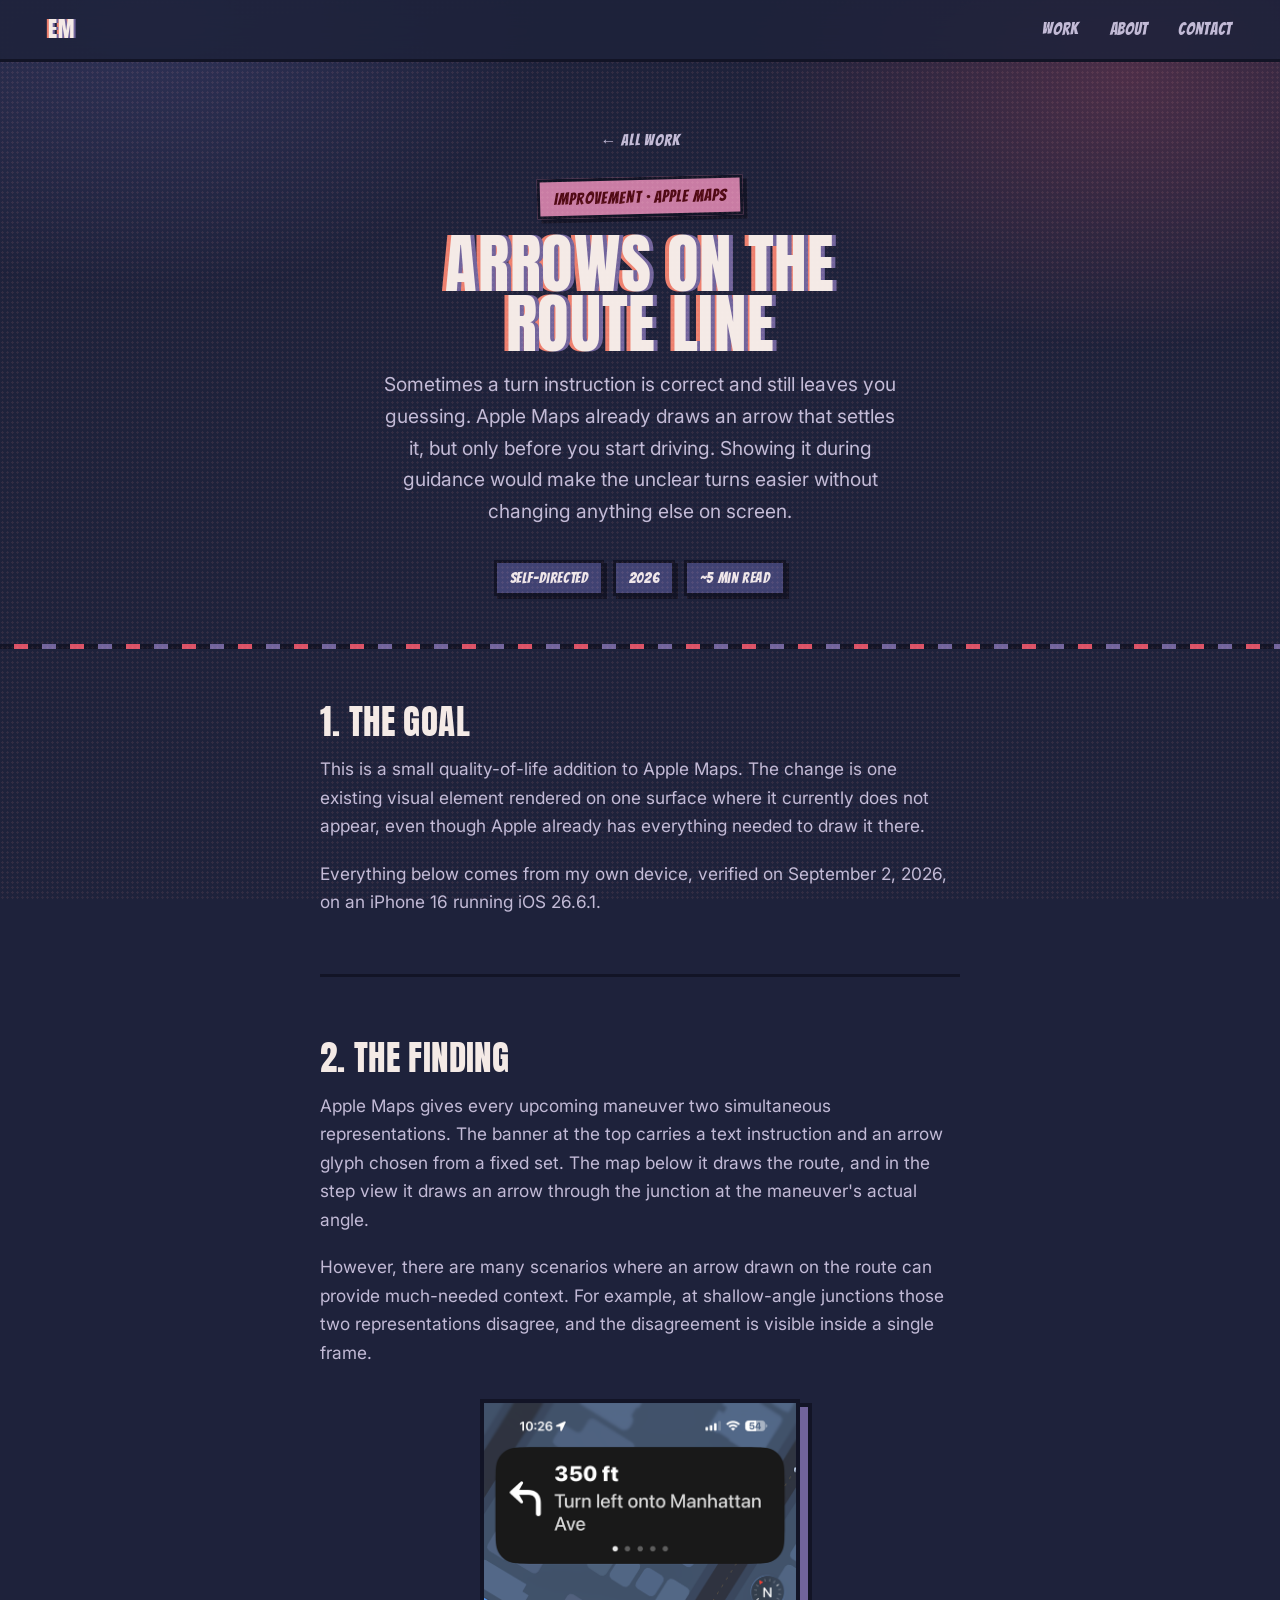
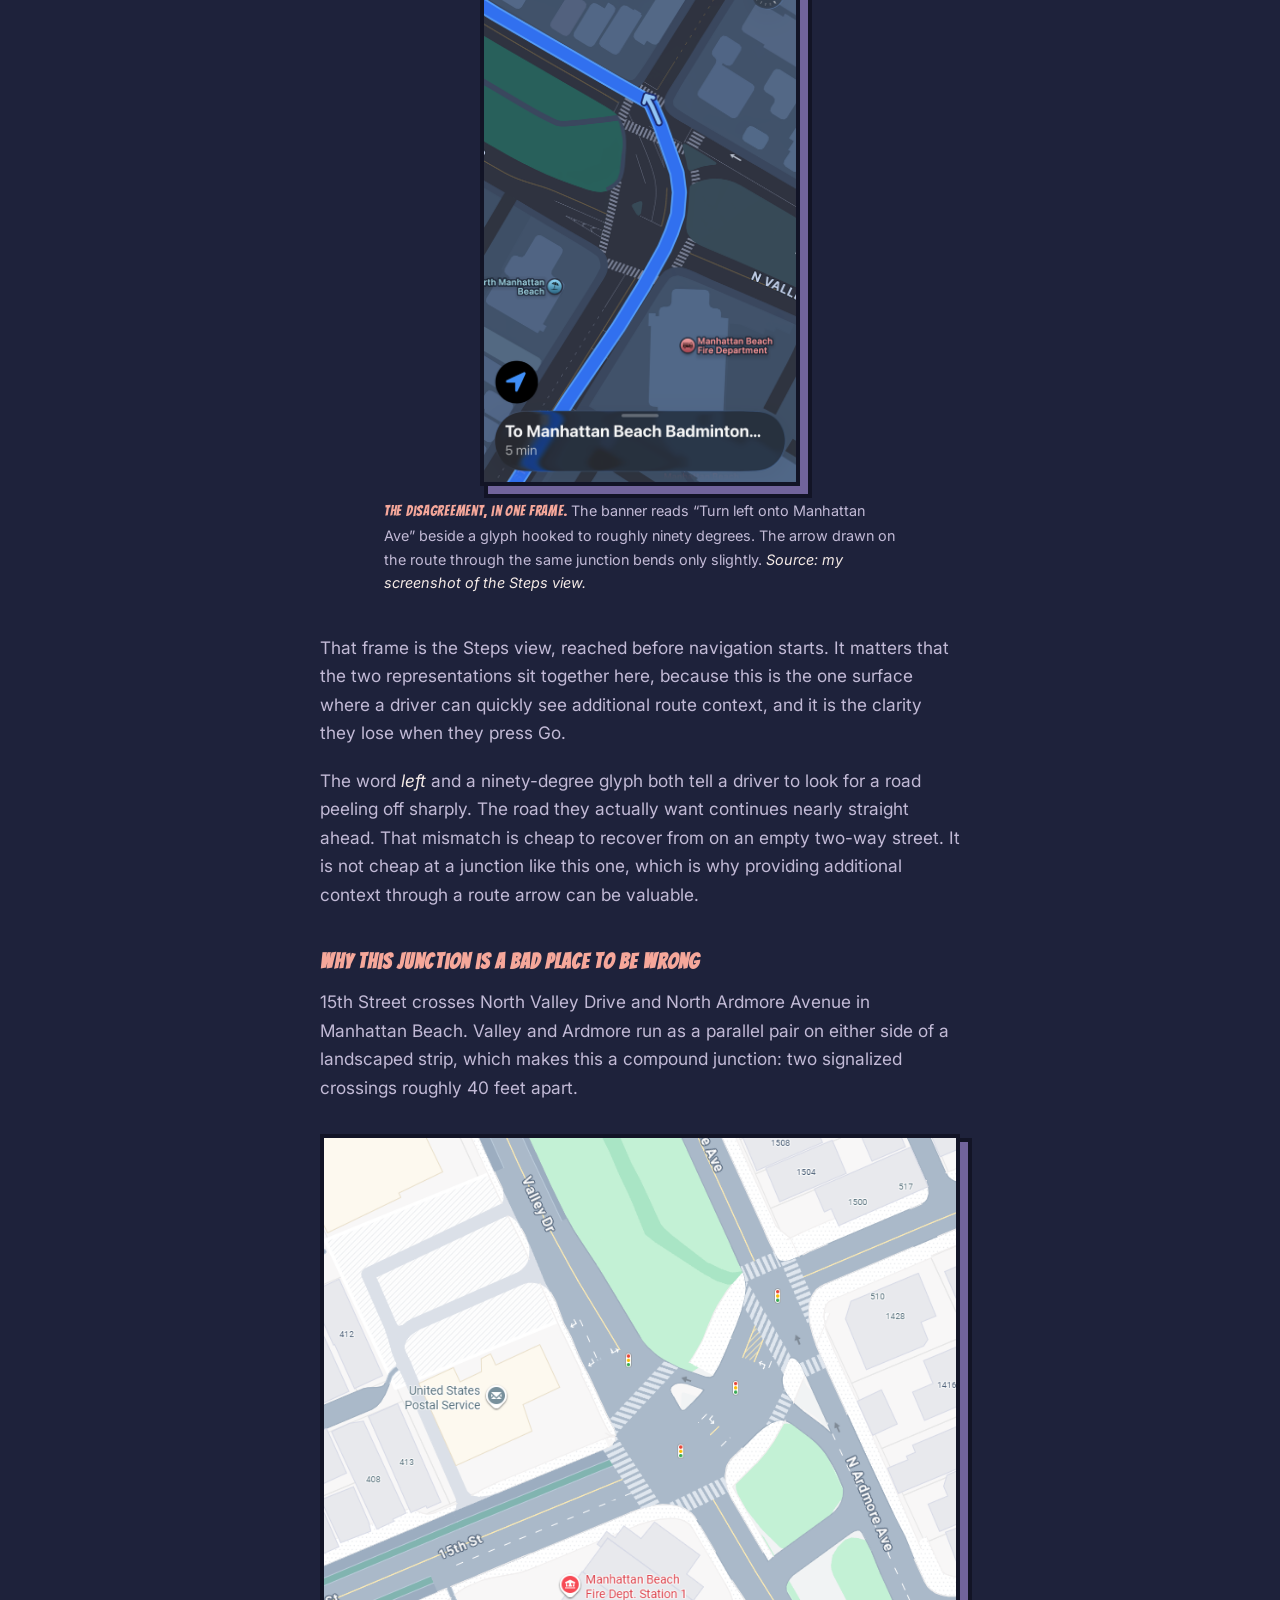
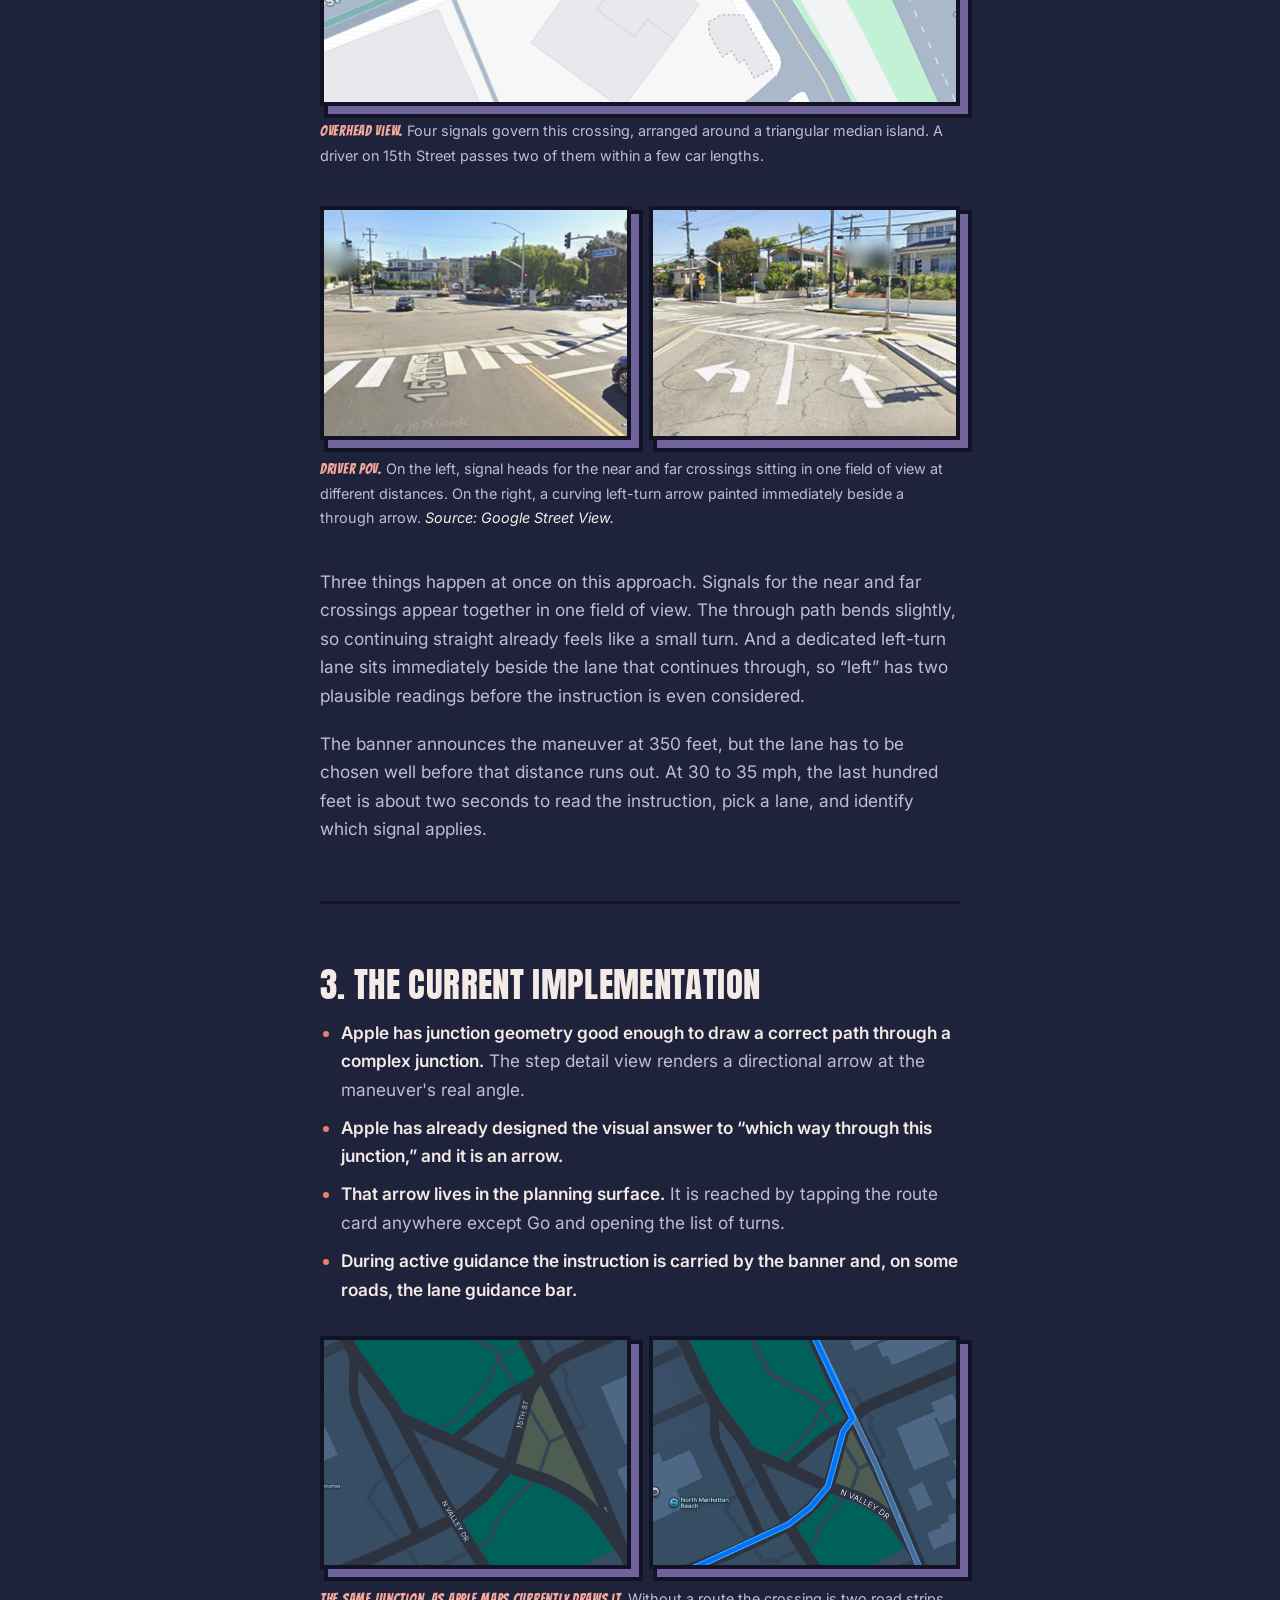
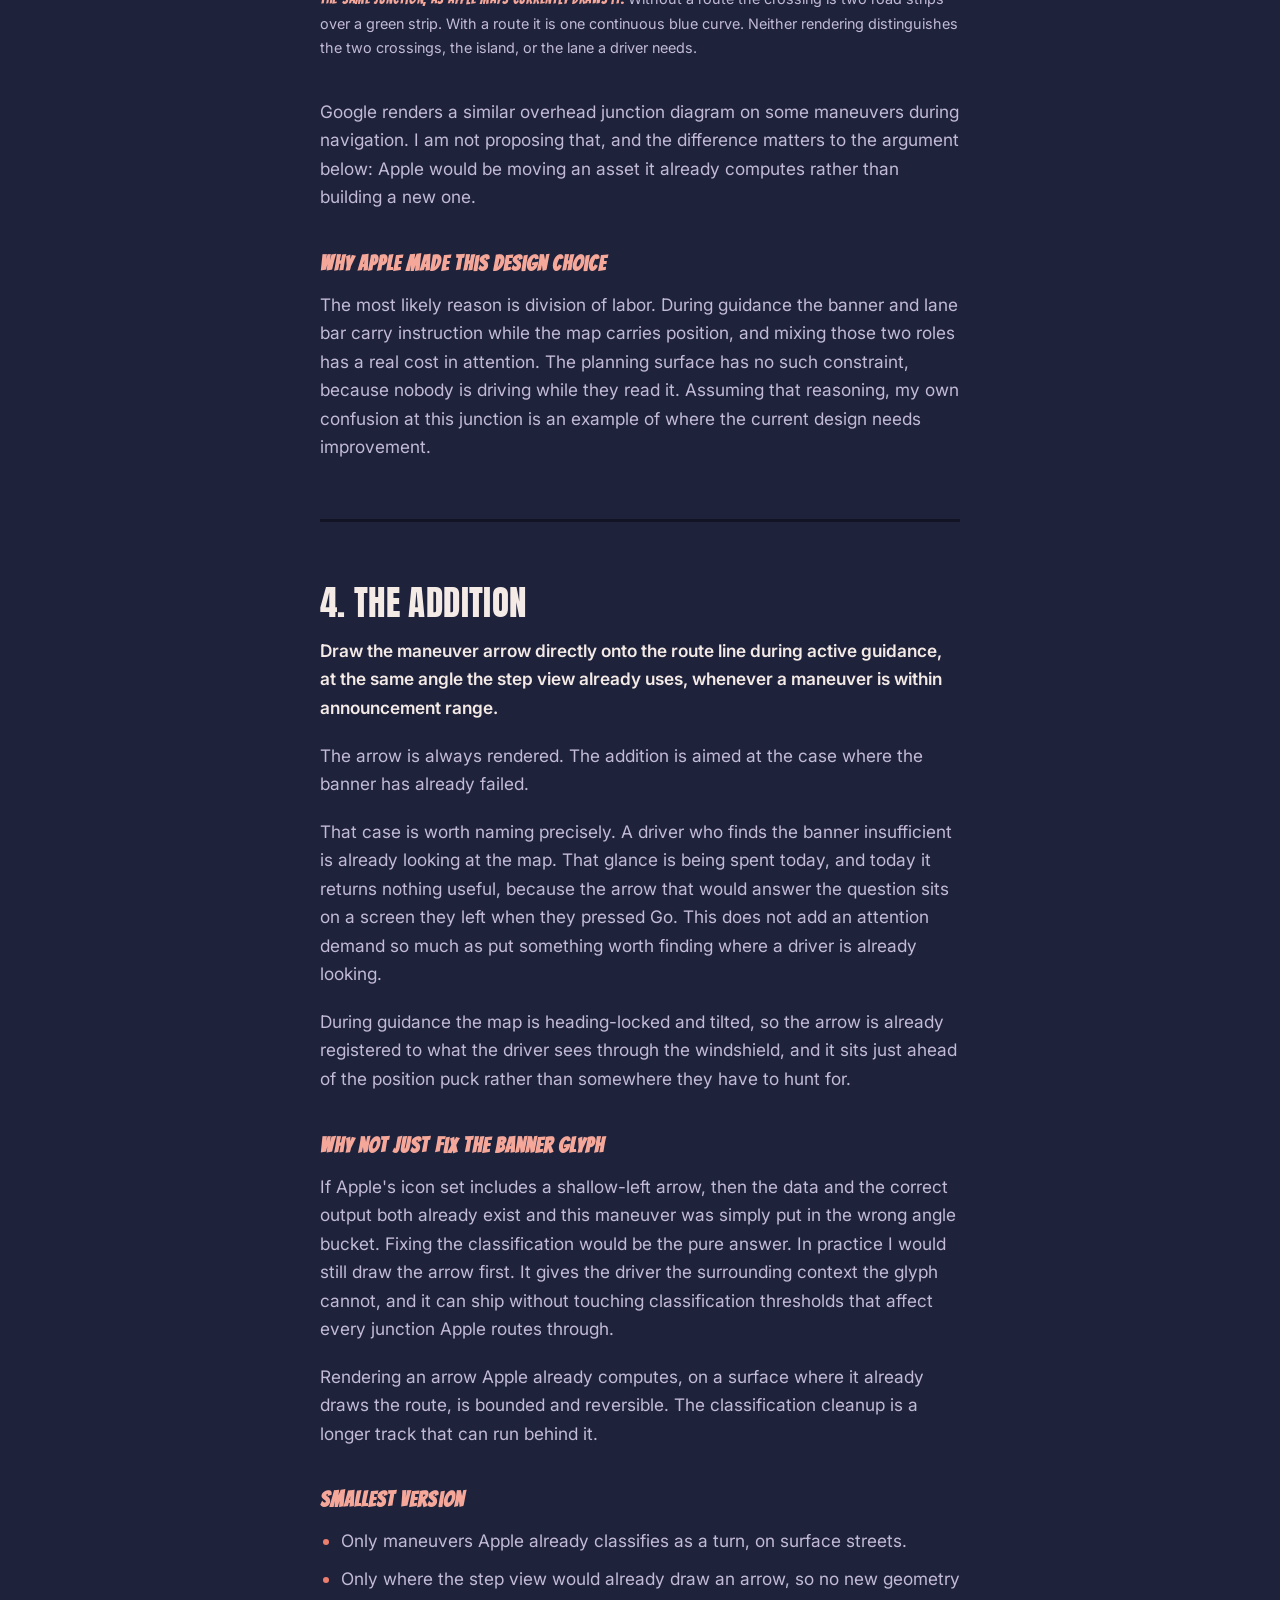
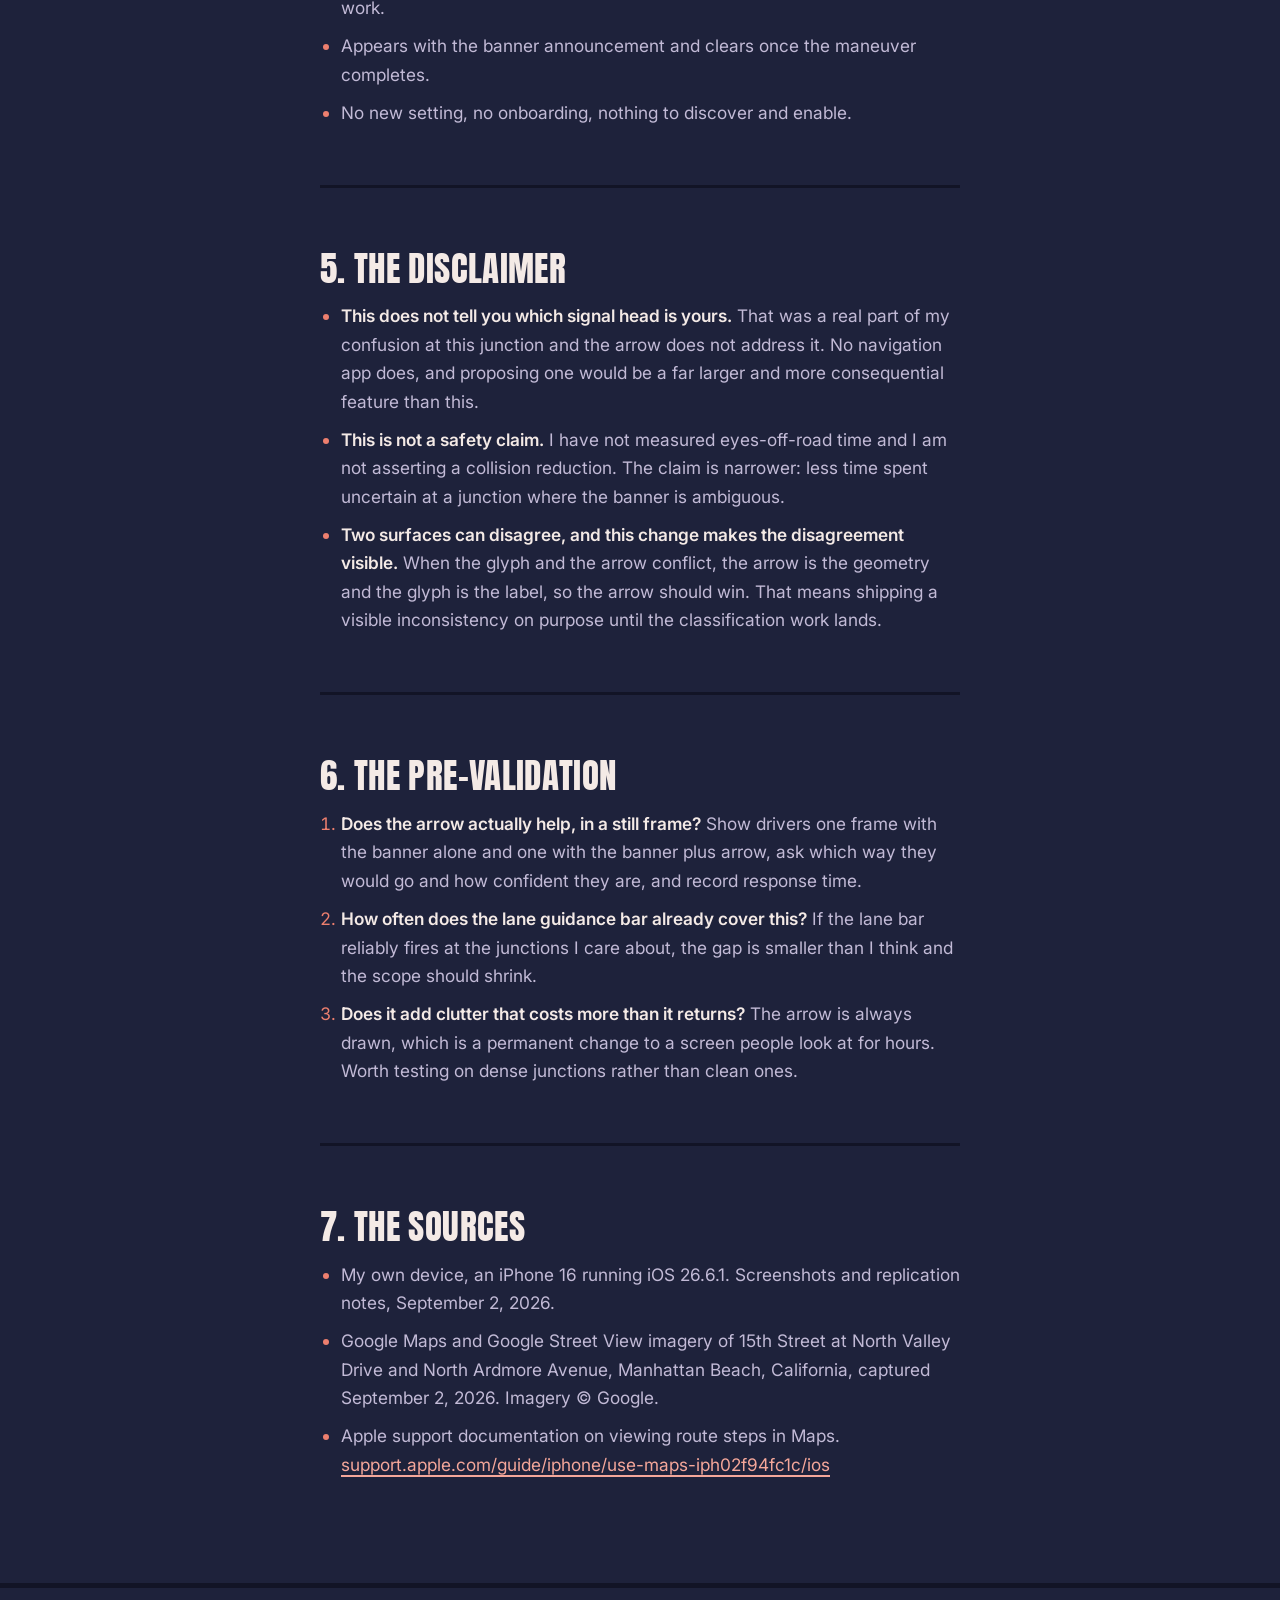
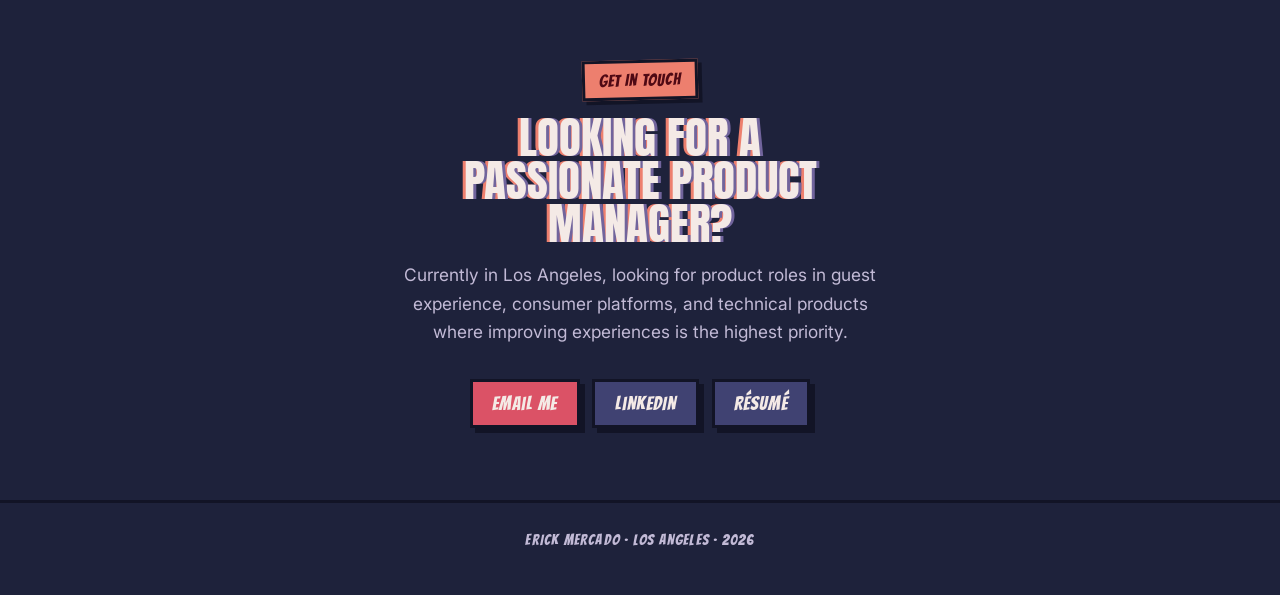
<file: work/apple-maps.html>
<!DOCTYPE html>
<html lang="en">
<head>
<meta charset="utf-8">
<meta name="viewport" content="width=device-width, initial-scale=1">
<title>Arrows on the Route Line &middot; Apple Maps Teardown &mdash; Erick Mercado</title>
<meta name="description" content="A quality-of-life change to Apple Maps: show the turn arrow it already draws during navigation, so the turns that currently leave you guessing become easier to read.">
<link rel="icon" href="data:image/svg+xml,<svg xmlns='http://www.w3.org/2000/svg' viewBox='0 0 32 32'><rect width='32' height='32' fill='%231E223B'/><path d='M4 16 Q8 6 12 16 T20 16 T28 16' stroke='%23ED7F6E' stroke-width='3' fill='none'/><path d='M4 18 Q8 8 12 18 T20 18 T28 18' stroke='%2371649C' stroke-width='3' fill='none' opacity='.8'/></svg>">
<link rel="preconnect" href="https://fonts.googleapis.com">
<link rel="preconnect" href="https://fonts.gstatic.com" crossorigin>
<link href="https://fonts.googleapis.com/css2?family=Anton&family=Bangers&family=Inter:wght@400;500;600&display=swap" rel="stylesheet">

<style>
/* ============================================================
   Self-contained on purpose. This page loads no external CSS or
   JS, so it can never fall out of sync with the homepage or 404
   on a missing assets folder. The palette below is a copy of the
   one in index.html — if you change the colours there, paste the
   same eight values here.
   ============================================================ */
:root{
  --ink:#1E223B;
  --panel:#404272;
  --panel-lift:#4E5089;
  --paper:#F4EAE6;

  --coral:#ED7F6E;
  --coral-lift:#F5A79A;
  --rose:#DB5266;
  --berry:#A64863;
  --mauve:#C97CA4;
  --peri:#71649C;
  --deep:#4F0914;

  --line:#121426;
  --text:#EFE6E9;
  --text-dim:#C2BAD6;

  --display:"Anton",Impact,sans-serif;
  --comic:"Bangers",cursive;
  --body:"Inter",-apple-system,system-ui,sans-serif;

  --gut:clamp(1.25rem,5vw,3rem);
  --measure:40rem;
  --snap:steps(4,end);
}

*{box-sizing:border-box;}
html{scroll-behavior:smooth;-webkit-text-size-adjust:100%;}
body{
  margin:0;background:var(--ink);color:var(--text);
  font-family:var(--body);font-size:clamp(1rem,0.96rem + 0.2vw,1.08rem);
  line-height:1.65;overflow-x:hidden;
}
a{color:inherit;}
button{font:inherit;color:inherit;}
.wrap{max-width:72rem;margin:0 auto;padding-inline:var(--gut);}
.skip{position:absolute;left:-9999px;top:0;background:var(--coral);color:var(--deep);padding:0.7rem 1.1rem;font-weight:600;z-index:400;border:3px solid var(--line);}
.skip:focus{left:0;}
:focus-visible{outline:3px solid var(--coral);outline-offset:3px;}
::selection{background:var(--rose);color:var(--paper);}

body::after{
  content:"";position:fixed;inset:0;pointer-events:none;z-index:60;
  background-image:radial-gradient(circle at center,rgba(237,127,110,0.18) 1px,transparent 1.3px);
  background-size:5px 5px;mix-blend-mode:screen;opacity:0.55;
}
body::before{
  content:"";position:fixed;inset:0;pointer-events:none;z-index:0;
  background:
    radial-gradient(40rem 30rem at 12% 0%,rgba(64,66,114,0.55),transparent 62%),
    radial-gradient(38rem 28rem at 88% 8%,rgba(166,72,99,0.34),transparent 62%);
}
body > *{position:relative;z-index:1;}

.nav{
  position:sticky;top:0;z-index:200;
  display:flex;align-items:center;justify-content:space-between;gap:1rem;
  padding:0.7rem clamp(1.25rem,5vw,3rem);
  background:rgba(30,34,59,0.86);
  -webkit-backdrop-filter:blur(14px);backdrop-filter:blur(14px);
  border-bottom:3px solid var(--line);
}
.nav__mark{
  font-family:var(--display);font-size:1.4rem;letter-spacing:0.04em;
  text-decoration:none;color:var(--paper);
  text-shadow:2px 0 0 var(--peri),-2px 0 0 var(--coral);
}
.nav__links{display:flex;gap:clamp(0.9rem,3vw,1.9rem);}
.nav__links a{
  font-family:var(--comic);font-size:1.05rem;letter-spacing:0.04em;
  color:var(--text-dim);text-decoration:none;transition:color 120ms var(--snap);
}
.nav__links a:hover{color:var(--coral-lift);}

.caption{
  display:inline-block;font-family:var(--comic);font-size:1.05rem;letter-spacing:0.05em;
  background:var(--coral);color:var(--deep);border:3px solid var(--line);
  padding:0.25rem 0.85rem 0.15rem;box-shadow:4px 4px 0 var(--line);transform:rotate(-1.4deg);
}
.caption--mauve{background:var(--mauve);}

.backlink{
  display:inline-block;font-family:var(--comic);font-size:1rem;letter-spacing:0.05em;
  color:var(--text-dim);text-decoration:none;margin-bottom:1.4rem;
}
.backlink:hover{color:var(--coral-lift);}

.head{padding-block:clamp(2rem,6vw,4rem) clamp(1.2rem,3vw,2rem);text-align:center;}
.head h1{
  font-family:var(--display);font-weight:400;text-transform:uppercase;
  font-size:clamp(2rem,1.2rem + 3.6vw,4.2rem);
  line-height:0.92;letter-spacing:0.01em;margin:1rem auto 1rem;max-width:17ch;
  color:var(--paper);text-shadow:4px 0 0 var(--peri),-4px 0 0 var(--coral);
}
.standfirst{color:var(--text-dim);max-width:44ch;margin:0 auto;font-size:clamp(1rem,0.96rem + 0.4vw,1.2rem);}

.byline{
  display:flex;flex-wrap:wrap;justify-content:center;gap:0.55rem;
  margin:0 auto clamp(2rem,5vw,3rem);
}
.byline span{
  font-family:var(--comic);font-size:0.95rem;letter-spacing:0.04em;
  border:3px solid var(--line);background:var(--panel);padding:0.2rem 0.8rem 0.1rem;
  box-shadow:3px 3px 0 var(--line);
}

.divider{
  height:5px;border:0;margin:0;
  background:repeating-linear-gradient(90deg,
    var(--line) 0 14px,var(--rose) 14px 28px,var(--line) 28px 42px,var(--peri) 42px 56px);
}

/* ---- long-form reading column -------------------------------- */
.prose{max-width:var(--measure);margin:0 auto;padding-block:clamp(2rem,5vw,3.5rem) clamp(3rem,7vw,5rem);}
.prose h2{
  font-family:var(--display);font-weight:400;text-transform:uppercase;
  font-size:clamp(1.5rem,1.2rem + 1.5vw,2.2rem);
  line-height:0.98;letter-spacing:0.01em;
  margin:clamp(2.6rem,6vw,4rem) 0 1rem;color:var(--paper);
}
.prose h2:first-child{margin-top:0;}
.prose h3{
  font-family:var(--comic);font-size:1.3rem;letter-spacing:0.05em;
  margin:2.2rem 0 0.6rem;color:var(--coral-lift);
}
.prose p{margin:0 0 1.2rem;color:var(--text-dim);}
.prose ul,.prose ol{margin:0 0 1.5rem;padding-left:1.3rem;color:var(--text-dim);}
.prose li{margin-bottom:0.6rem;}
.prose li::marker{color:var(--coral);}
.prose strong{color:var(--paper);font-weight:600;}
.prose em{color:var(--paper);font-style:italic;}
.prose a{color:var(--coral-lift);text-decoration:none;border-bottom:2px solid var(--coral-lift);}
.prose hr{border:0;height:3px;background:var(--line);margin:clamp(2.6rem,6vw,3.6rem) 0;}

.prose blockquote{
  margin:2rem 0;padding:1.3rem 1.5rem;
  background:var(--panel);border:4px solid var(--line);
  box-shadow:8px 8px 0 var(--berry),8px 8px 0 4px var(--line);
}
.prose blockquote p{color:var(--paper);margin:0;font-size:1.06rem;}

.note{
  background:var(--panel);border:4px solid var(--line);
  box-shadow:7px 7px 0 var(--line);
  padding:1.2rem 1.4rem;margin:2rem 0;
}
.note p{margin:0;color:var(--text-dim);}
.note .note-label{
  font-family:var(--comic);font-size:1.05rem;letter-spacing:0.05em;
  color:var(--coral-lift);display:block;margin-bottom:0.5rem;
}

.table-scroll{overflow-x:auto;-webkit-overflow-scrolling:touch;margin:1.8rem 0 2.2rem;}
table{width:100%;border-collapse:collapse;font-size:0.92rem;min-width:30rem;}
th,td{
  text-align:left;padding:0.75rem 0.9rem;vertical-align:top;
  border-bottom:2px solid rgba(244,234,230,0.14);color:var(--text-dim);
}
th{
  font-family:var(--comic);font-size:0.95rem;letter-spacing:0.05em;
  color:var(--paper);border-bottom:3px solid var(--line);background:var(--panel);
}
td strong{color:var(--paper);}

/* ---- footer --------------------------------------------------- */
.contact{border-top:5px solid var(--line);}
.contact .inner{padding-block:clamp(2.6rem,7vw,4.5rem);text-align:center;}
.contact h2{
  font-family:var(--display);font-weight:400;text-transform:uppercase;
  font-size:clamp(1.6rem,1.2rem + 2vw,2.8rem);line-height:0.96;
  margin:1rem auto 1rem;max-width:20ch;color:var(--paper);
  text-shadow:3px 0 0 var(--peri),-3px 0 0 var(--coral);
}
.contact p{color:var(--text-dim);max-width:44ch;margin:0 auto;}
.pills{display:flex;flex-wrap:wrap;justify-content:center;gap:0.8rem;margin-top:2rem;}
.pill{
  font-family:var(--comic);font-size:1.2rem;letter-spacing:0.05em;text-decoration:none;
  background:var(--panel);color:var(--paper);border:3px solid var(--line);
  padding:0.4rem 1.2rem 0.28rem;box-shadow:5px 5px 0 var(--line);
  transition:transform 100ms var(--snap),box-shadow 100ms var(--snap),background 100ms var(--snap);
}
.pill:hover{transform:translate(3px,3px);box-shadow:2px 2px 0 var(--line);background:var(--panel-lift);}
.pill--primary{background:var(--rose);color:var(--paper);}
.pill--primary:hover{background:var(--coral);color:var(--deep);}
.colophon{
  text-align:center;font-family:var(--comic);font-size:0.95rem;letter-spacing:0.08em;
  color:var(--text-dim);padding-block:1.6rem 2.6rem;border-top:3px solid var(--line);
}

@media(prefers-reduced-motion:reduce){
  html{scroll-behavior:auto;}
  *{animation:none!important;transition:none!important;}
}

@media print{
  body::before,body::after,.nav,.contact,.backlink{display:none;}
  body{background:#fff;color:#000;font-size:11pt;}
  .prose p,.prose li,td{color:#000;}
  .prose h2,.prose h3,.head h1{color:#000;text-shadow:none;}
  .prose{max-width:none;}
}

/* ---- screenshot / photo figures ------------------------------- */
.shot{margin:2rem 0 2.4rem;}
.shot img{display:block;width:100%;height:auto;border:4px solid var(--line);box-shadow:8px 8px 0 var(--peri),8px 8px 0 4px var(--line);}
.shot__slot{
  display:flex;align-items:center;justify-content:center;text-align:center;
  min-height:11rem;padding:1.5rem;
  border:3px dashed var(--coral);background:rgba(113,100,156,0.20);
  font-family:var(--comic);font-size:1rem;letter-spacing:0.04em;color:var(--text-dim);
}
.shot figcaption{margin-top:0.85rem;font-size:0.9rem;color:var(--text-dim);}
.shot figcaption b{font-family:var(--comic);letter-spacing:0.05em;color:var(--coral-lift);font-weight:400;}
.shot--pair{display:grid;gap:1.1rem;grid-template-columns:1fr;align-items:start;}
@media(min-width:38rem){
  .shot--pair{grid-template-columns:1fr 1fr;}
  .shot--pair img{aspect-ratio:4/3;object-fit:cover;object-position:center;}
}
.shot--pair figcaption{grid-column:1/-1;margin-top:0;}
.shot--phone img{max-width:20rem;margin-inline:auto;}
.shot--phone figcaption{max-width:32rem;margin-inline:auto;}
</style>
</head>

<body>


<a class="skip" href="#main">Skip to content</a>

<header class="nav">
  <a class="nav__mark" href="../index.html">EM</a>
  <nav class="nav__links" aria-label="Primary">
    <a href="../index.html#work">Work</a>
    <a href="../index.html#about">About</a>
    <a href="#contact">Contact</a>
  </nav>
</header>

<main id="main">

  <section class="wrap head">
    <a class="backlink" href="../index.html#work">&larr; All work</a>
    <div><span class="caption caption--mauve">Improvement &middot; Apple Maps</span></div>
    <h1>Arrows on the Route Line</h1>
    <p class="standfirst">Sometimes a turn instruction is correct and still leaves you guessing. Apple Maps already draws an arrow that settles it, but only before you start driving. Showing it during guidance would make the unclear turns easier without changing anything else on screen.</p>
  </section>

  <div class="wrap">
    <div class="byline">
      <span>Self-directed</span>
      <span>2026</span>
      <span>~5 min read</span>
    </div>
  </div>

  <hr class="divider">

  <div class="wrap">
    <article class="prose">

      <h2>1. The Goal</h2>

      <p>This is a small quality-of-life addition to Apple Maps. The change is one existing visual element rendered on one surface where it currently does not appear, even though Apple already has everything needed to draw it there.</p>

      <p>Everything below comes from my own device, verified on September 2, 2026, on an iPhone 16 running iOS 26.6.1.</p>

      <hr>

      <h2>2. The finding</h2>

      <p>Apple Maps gives every upcoming maneuver two simultaneous representations. The banner at the top carries a text instruction and an arrow glyph chosen from a fixed set. The map below it draws the route, and in the step view it draws an arrow through the junction at the maneuver's actual angle.</p>

      <p>However, there are many scenarios where an arrow drawn on the route can provide much-needed context. For example, at shallow-angle junctions those two representations disagree, and the disagreement is visible inside a single frame.</p>

      <figure class="shot shot--phone">
        <img src="img/StepsAppleMapsUI_4254.png" alt="Apple Maps Steps view. The banner reads 350 feet, turn left onto Manhattan Ave, beside a sharply hooked left-turn glyph. On the map below, the route arrow through the same junction bends only slightly left, close to straight ahead.">
        <figcaption><b>The disagreement, in one frame.</b> The banner reads &ldquo;Turn left onto Manhattan Ave&rdquo; beside a glyph hooked to roughly ninety degrees. The arrow drawn on the route through the same junction bends only slightly. <em>Source: my screenshot of the Steps view.</em></figcaption>
      </figure>

      <p>That frame is the Steps view, reached before navigation starts. It matters that the two representations sit together here, because this is the one surface where a driver can quickly see additional route context, and it is the clarity they lose when they press Go.</p>

      <p>The word <em>left</em> and a ninety-degree glyph both tell a driver to look for a road peeling off sharply. The road they actually want continues nearly straight ahead. That mismatch is cheap to recover from on an empty two-way street. It is not cheap at a junction like this one, which is why providing additional context through a route arrow can be valuable.</p>

      <h3>Why this junction is a bad place to be wrong</h3>

      <p>15th Street crosses North Valley Drive and North Ardmore Avenue in Manhattan Beach. Valley and Ardmore run as a parallel pair on either side of a landscaped strip, which makes this a compound junction: two signalized crossings roughly 40 feet apart.</p>

      <figure class="shot">
        <img src="img/junction-overhead.png" alt="Overhead map of 15th Street crossing North Valley Drive and North Ardmore Avenue, showing four separate traffic signals, two crossings either side of a landscaped strip, painted lane arrows, and a small triangular median island between them.">
        <figcaption><b>Overhead view.</b> Four signals govern this crossing, arranged around a triangular median island. A driver on 15th Street passes two of them within a few car lengths.</figcaption>
      </figure>

      <figure class="shot shot--pair">
        <img src="img/approach-15th.jpg" alt="Street-level view approaching the junction on 15th Street, with traffic signal heads for the near and far crossings both visible in the same field of view at different distances.">
        <img src="img/lane-markings-island.jpg" alt="Street-level view at the median island showing a curving left-turn arrow painted in the left lane immediately beside a straight-ahead arrow in the adjacent lane.">
        <figcaption><b>Driver POV.</b> On the left, signal heads for the near and far crossings sitting in one field of view at different distances. On the right, a curving left-turn arrow painted immediately beside a through arrow. <em>Source: Google Street View.</em></figcaption>
      </figure>

      <p>Three things happen at once on this approach. Signals for the near and far crossings appear together in one field of view. The through path bends slightly, so continuing straight already feels like a small turn. And a dedicated left-turn lane sits immediately beside the lane that continues through, so &ldquo;left&rdquo; has two plausible readings before the instruction is even considered.</p>

      <p>The banner announces the maneuver at 350 feet, but the lane has to be chosen well before that distance runs out. At 30 to 35 mph, the last hundred feet is about two seconds to read the instruction, pick a lane, and identify which signal applies.</p>

      <hr>

      <h2>3. The current implementation</h2>

      <ul>
        <li><strong>Apple has junction geometry good enough to draw a correct path through a complex junction.</strong> The step detail view renders a directional arrow at the maneuver's real angle.</li>
        <li><strong>Apple has already designed the visual answer to &ldquo;which way through this junction,&rdquo; and it is an arrow.</strong></li>
        <li><strong>That arrow lives in the planning surface.</strong> It is reached by tapping the route card anywhere except Go and opening the list of turns.</li>
        <li><strong>During active guidance the instruction is carried by the banner and, on some roads, the lane guidance bar.</strong></li>
      </ul>

      <figure class="shot shot--pair">
        <img src="img/apple-maps-junction.png" alt="Apple Maps rendering of the same junction with no route active: two dark road strips crossing a green strip, with no lane detail, no signals and no median island shown.">
        <img src="img/apple-maps-route.png" alt="The same Apple Maps view with a route active: a single blue line sweeping through the junction as one continuous curve.">
        <figcaption><b>The same junction, as Apple Maps currently draws it.</b> Without a route the crossing is two road strips over a green strip. With a route it is one continuous blue curve. Neither rendering distinguishes the two crossings, the island, or the lane a driver needs.</figcaption>
      </figure>

      <p>Google renders a similar overhead junction diagram on some maneuvers during navigation. I am not proposing that, and the difference matters to the argument below: Apple would be moving an asset it already computes rather than building a new one.</p>

      <h3>Why Apple made this design choice</h3>

      <p>The most likely reason is division of labor. During guidance the banner and lane bar carry instruction while the map carries position, and mixing those two roles has a real cost in attention. The planning surface has no such constraint, because nobody is driving while they read it. Assuming that reasoning, my own confusion at this junction is an example of where the current design needs improvement.</p>

      <hr>

      <h2>4. The addition</h2>

      <p><strong>Draw the maneuver arrow directly onto the route line during active guidance, at the same angle the step view already uses, whenever a maneuver is within announcement range.</strong></p>

      <p>The arrow is always rendered. The addition is aimed at the case where the banner has already failed.</p>

      <p>That case is worth naming precisely. A driver who finds the banner insufficient is already looking at the map. That glance is being spent today, and today it returns nothing useful, because the arrow that would answer the question sits on a screen they left when they pressed Go. This does not add an attention demand so much as put something worth finding where a driver is already looking.</p>

      <p>During guidance the map is heading-locked and tilted, so the arrow is already registered to what the driver sees through the windshield, and it sits just ahead of the position puck rather than somewhere they have to hunt for.</p>

      <h3>Why not just fix the banner glyph</h3>

      <p>If Apple's icon set includes a shallow-left arrow, then the data and the correct output both already exist and this maneuver was simply put in the wrong angle bucket. Fixing the classification would be the pure answer. In practice I would still draw the arrow first. It gives the driver the surrounding context the glyph cannot, and it can ship without touching classification thresholds that affect every junction Apple routes through.</p>

      <p>Rendering an arrow Apple already computes, on a surface where it already draws the route, is bounded and reversible. The classification cleanup is a longer track that can run behind it.</p>

      <h3>Smallest version</h3>

      <ul>
        <li>Only maneuvers Apple already classifies as a turn, on surface streets.</li>
        <li>Only where the step view would already draw an arrow, so no new geometry work.</li>
        <li>Appears with the banner announcement and clears once the maneuver completes.</li>
        <li>No new setting, no onboarding, nothing to discover and enable.</li>
      </ul>

      <hr>

      <h2>5. The Disclaimer</h2>

      <ul>
        <li><strong>This does not tell you which signal head is yours.</strong> That was a real part of my confusion at this junction and the arrow does not address it. No navigation app does, and proposing one would be a far larger and more consequential feature than this.</li>
        <li><strong>This is not a safety claim.</strong> I have not measured eyes-off-road time and I am not asserting a collision reduction. The claim is narrower: less time spent uncertain at a junction where the banner is ambiguous.</li>
        <li><strong>Two surfaces can disagree, and this change makes the disagreement visible.</strong> When the glyph and the arrow conflict, the arrow is the geometry and the glyph is the label, so the arrow should win. That means shipping a visible inconsistency on purpose until the classification work lands.</li>
      </ul>

      <hr>

      <h2>6. The Pre-Validation</h2>

      <ol>
        <li><strong>Does the arrow actually help, in a still frame?</strong> Show drivers one frame with the banner alone and one with the banner plus arrow, ask which way they would go and how confident they are, and record response time.</li>
        <li><strong>How often does the lane guidance bar already cover this?</strong> If the lane bar reliably fires at the junctions I care about, the gap is smaller than I think and the scope should shrink.</li>
        <li><strong>Does it add clutter that costs more than it returns?</strong> The arrow is always drawn, which is a permanent change to a screen people look at for hours. Worth testing on dense junctions rather than clean ones.</li>
      </ol>

      <hr>

      <h2>7. The Sources</h2>

      <ul>
        <li>My own device, an iPhone 16 running iOS 26.6.1. Screenshots and replication notes, September 2, 2026.</li>
        <li>Google Maps and Google Street View imagery of 15th Street at North Valley Drive and North Ardmore Avenue, Manhattan Beach, California, captured September 2, 2026. Imagery &copy; Google.</li>
        <li>Apple support documentation on viewing route steps in Maps. <a href="https://support.apple.com/guide/iphone/use-maps-iph02f94fc1c/ios">support.apple.com/guide/iphone/use-maps-iph02f94fc1c/ios</a></li>
      </ul>


    </article>
  </div>

</main>

<footer class="contact" id="contact">
  <div class="wrap inner">
    <span class="caption">Get In Touch</span>
    <h2>Looking for a passionate product manager?</h2>
    <p>Currently in Los Angeles, looking for product roles in guest experience, consumer platforms, and technical products where improving experiences is the highest priority.</p>
    <div class="pills">
      <a class="pill pill--primary" href="mailto:erick.mercado2016@gmail.com">Email me</a>
      <a class="pill" href="https://www.linkedin.com/in/erick-mercado/">LinkedIn</a>
      <a class="pill" href="../ErickMercadoResume.pdf">R&eacute;sum&eacute;</a>
    </div>
  </div>
  <div class="colophon">ERICK MERCADO &middot; LOS ANGELES &middot; <span id="year">2026</span></div>
</footer>

<script>
document.getElementById("year").textContent = new Date().getFullYear();
</script>

</body>
</html>
</file>
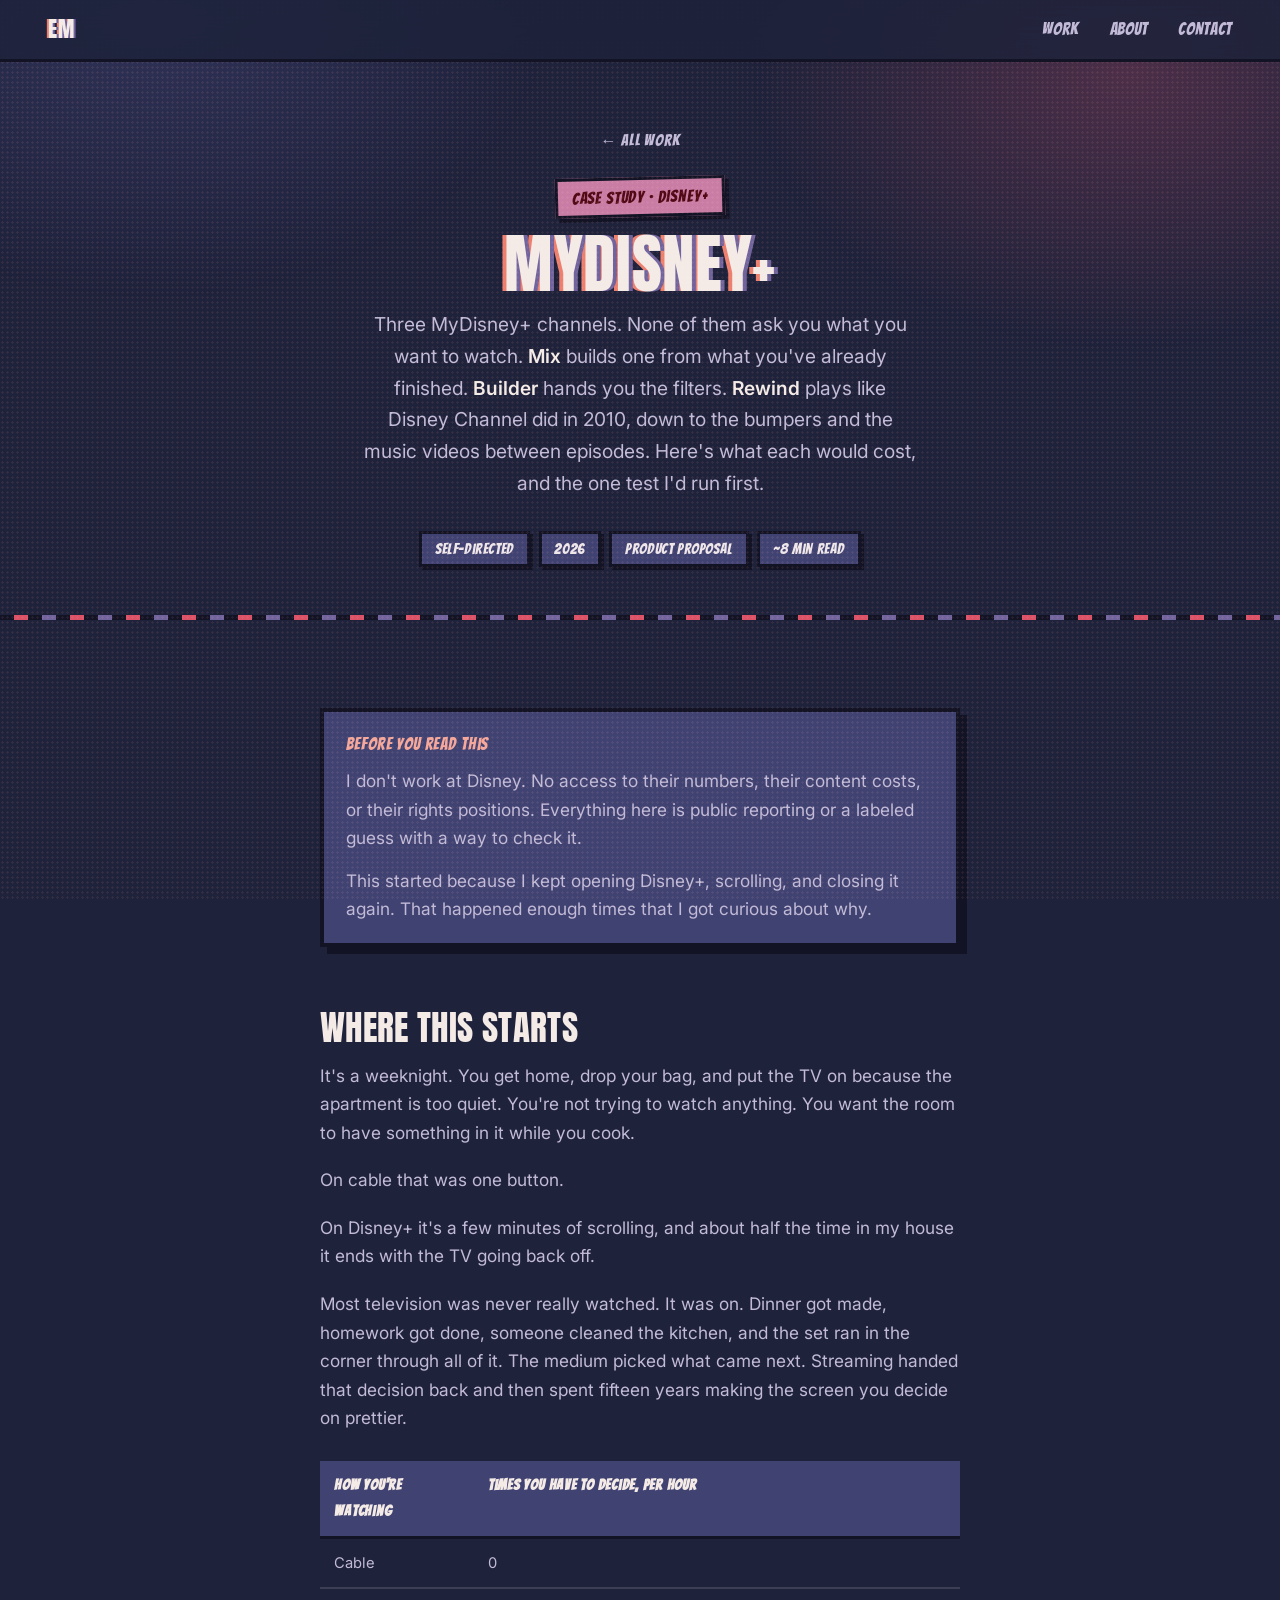
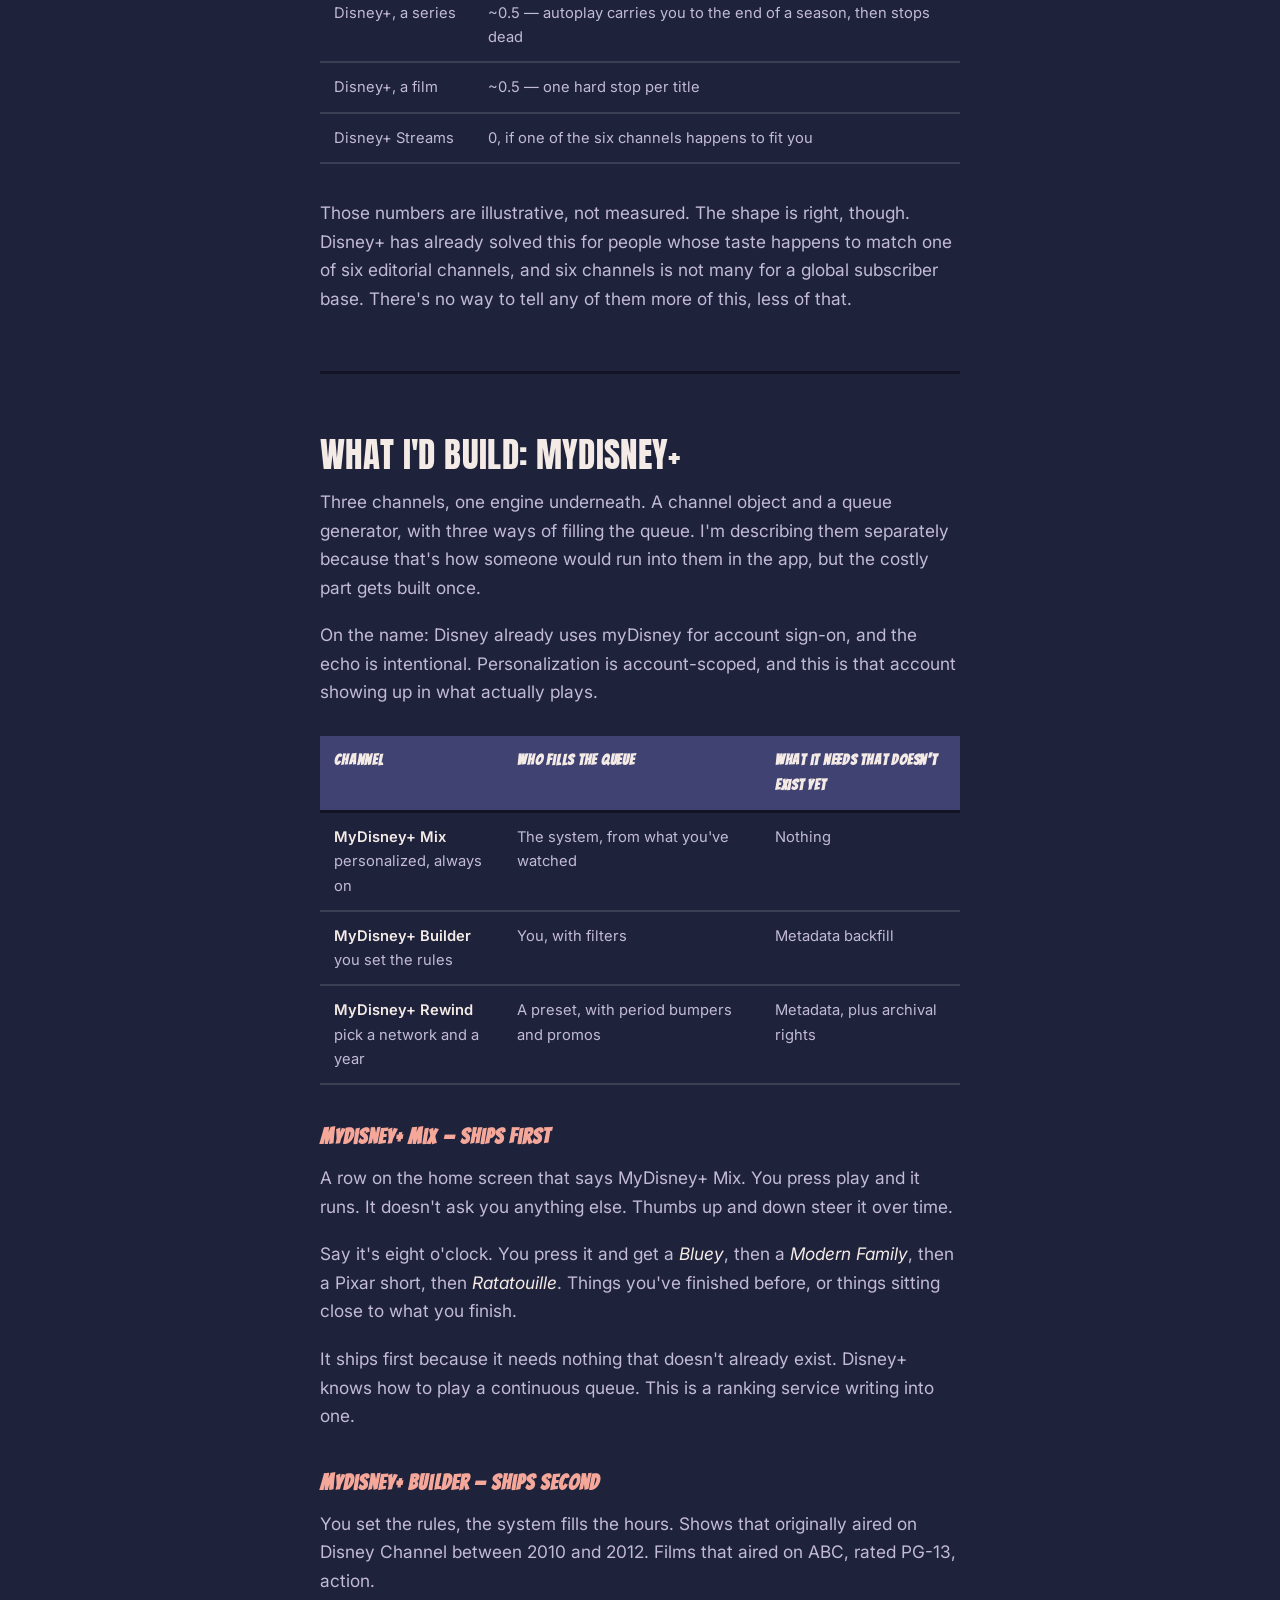
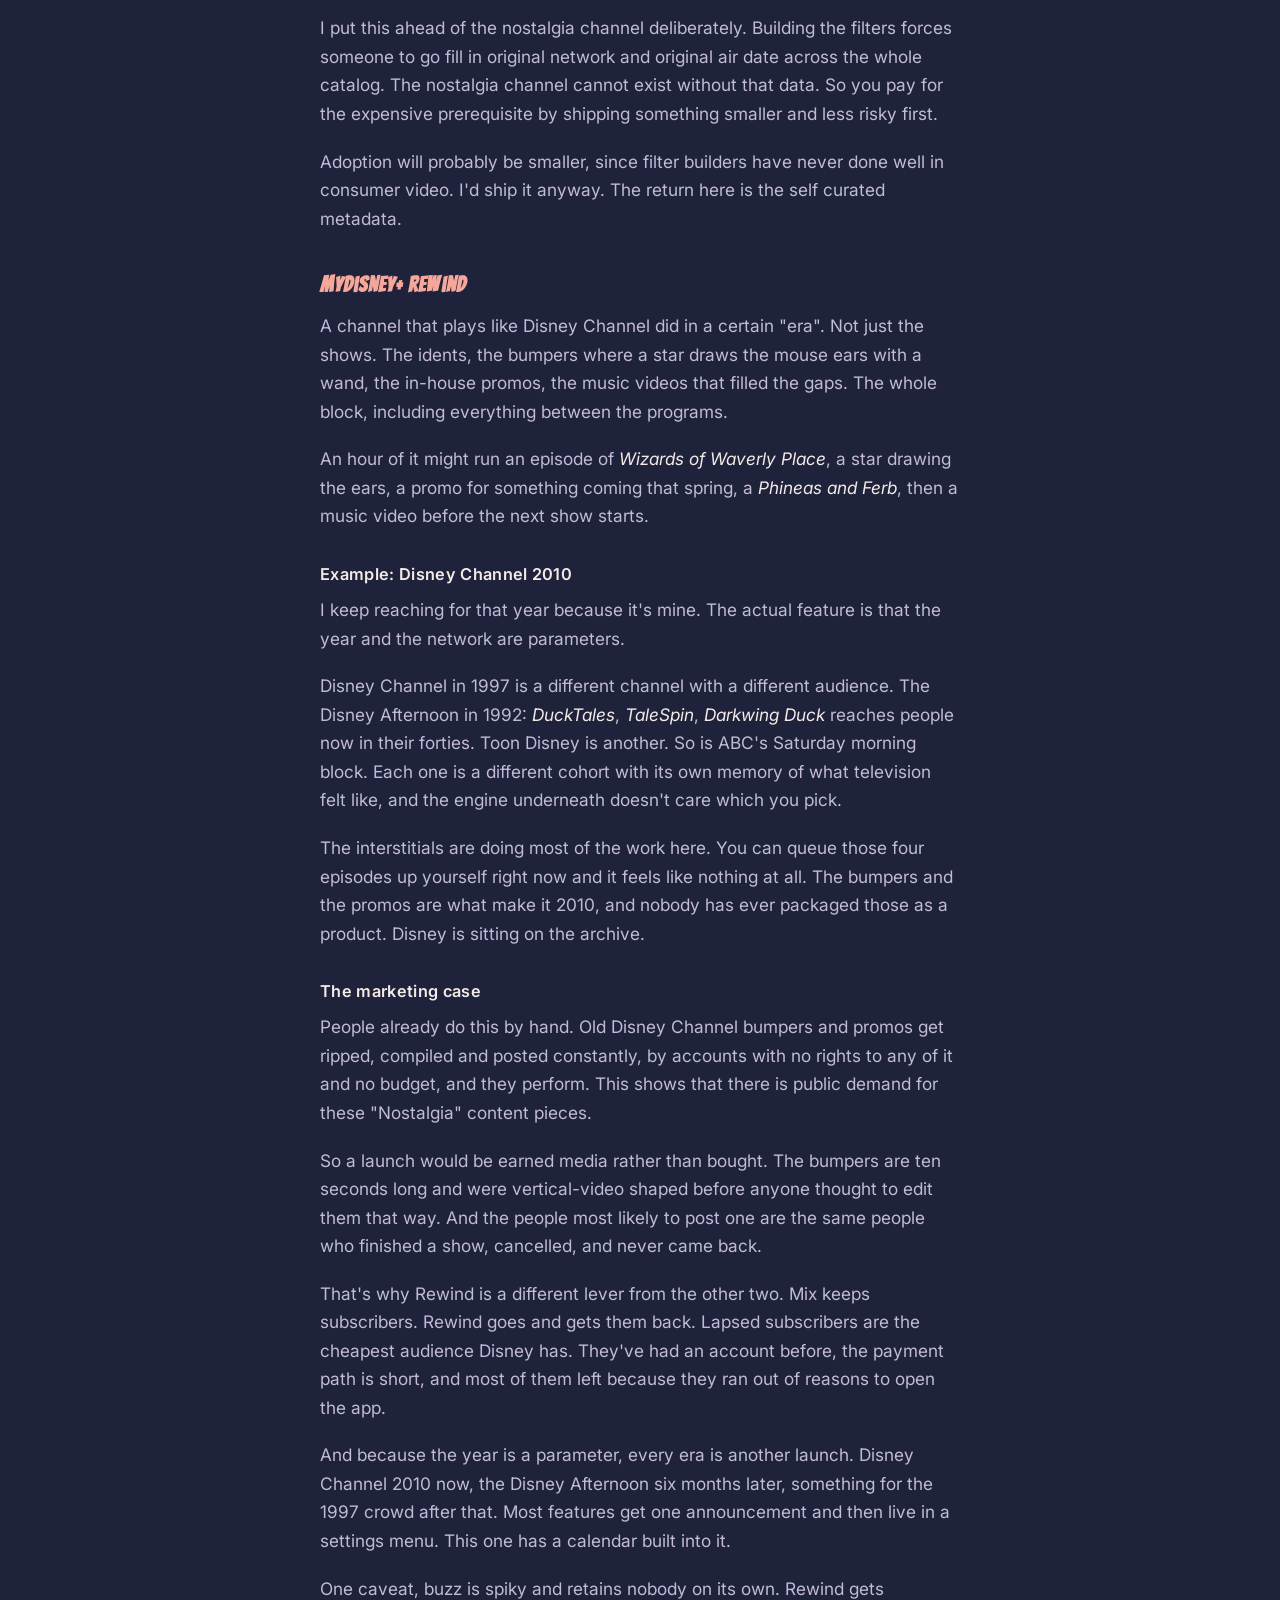
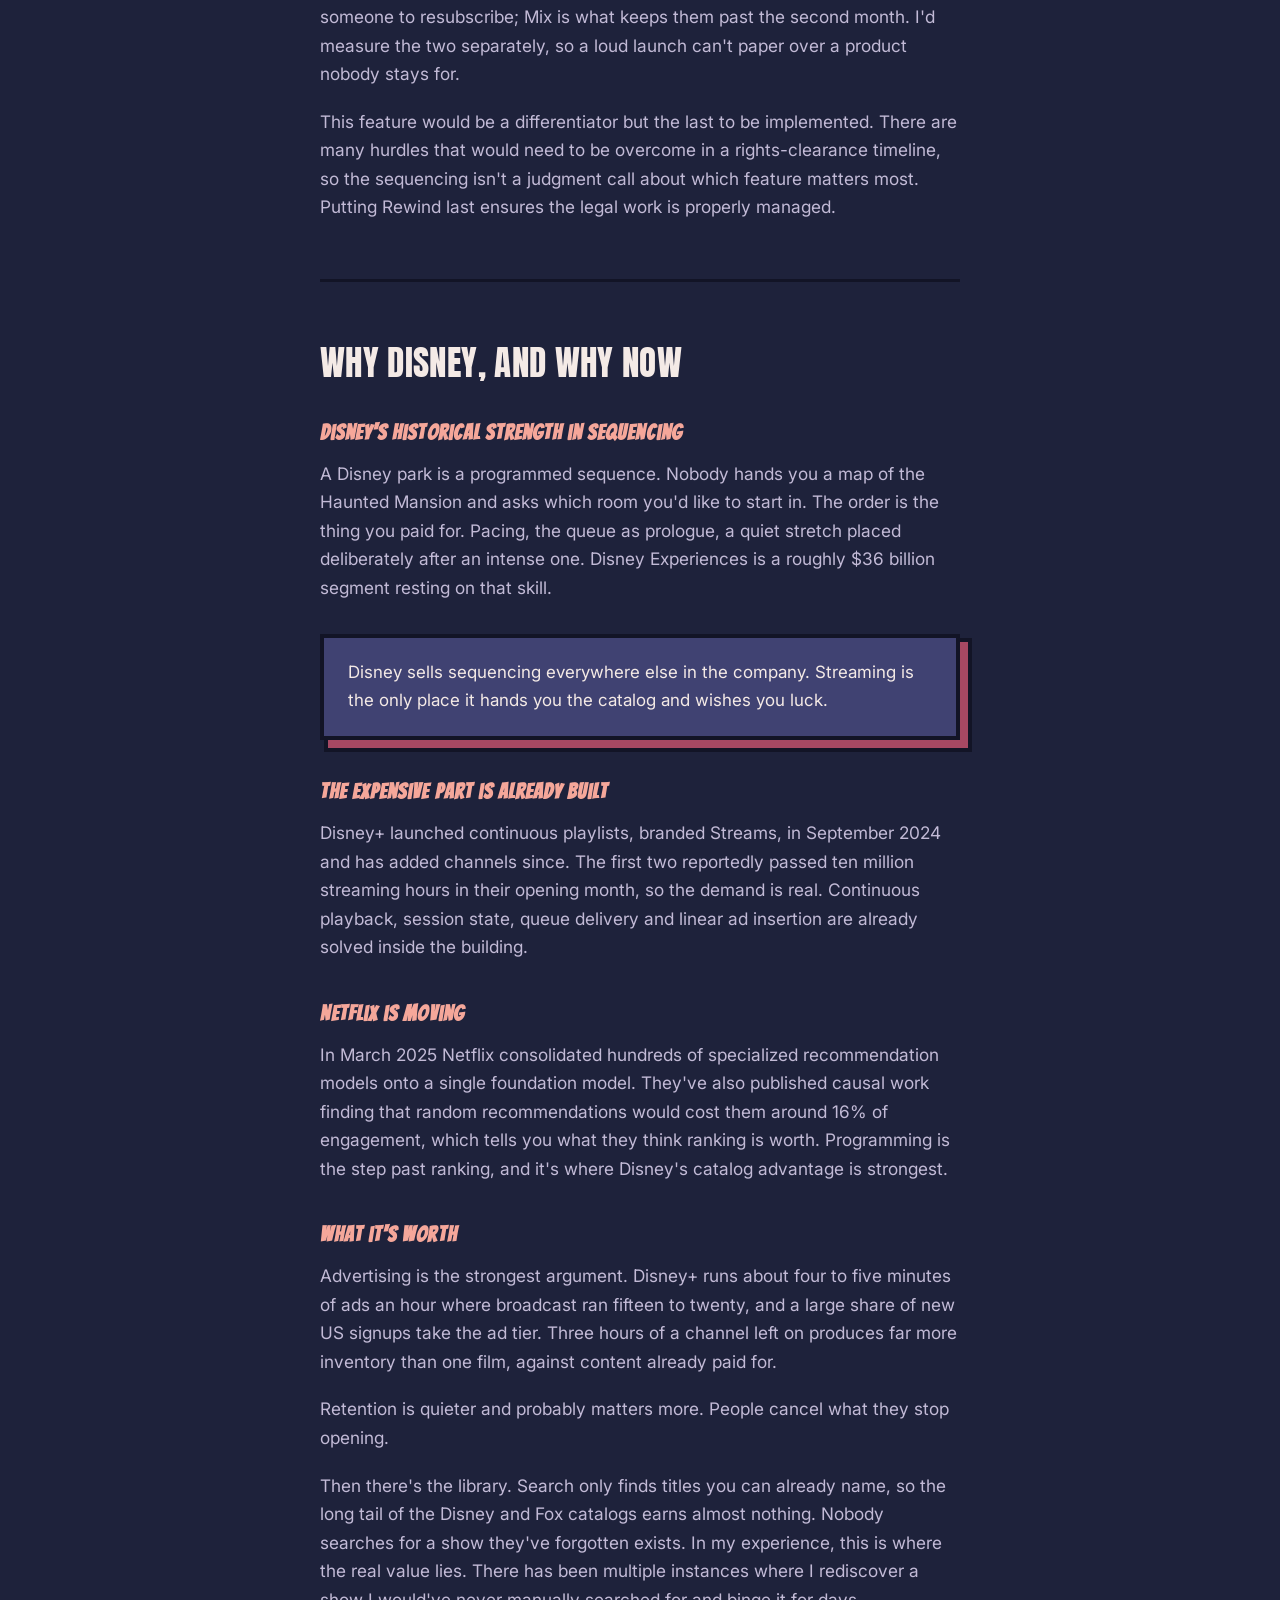
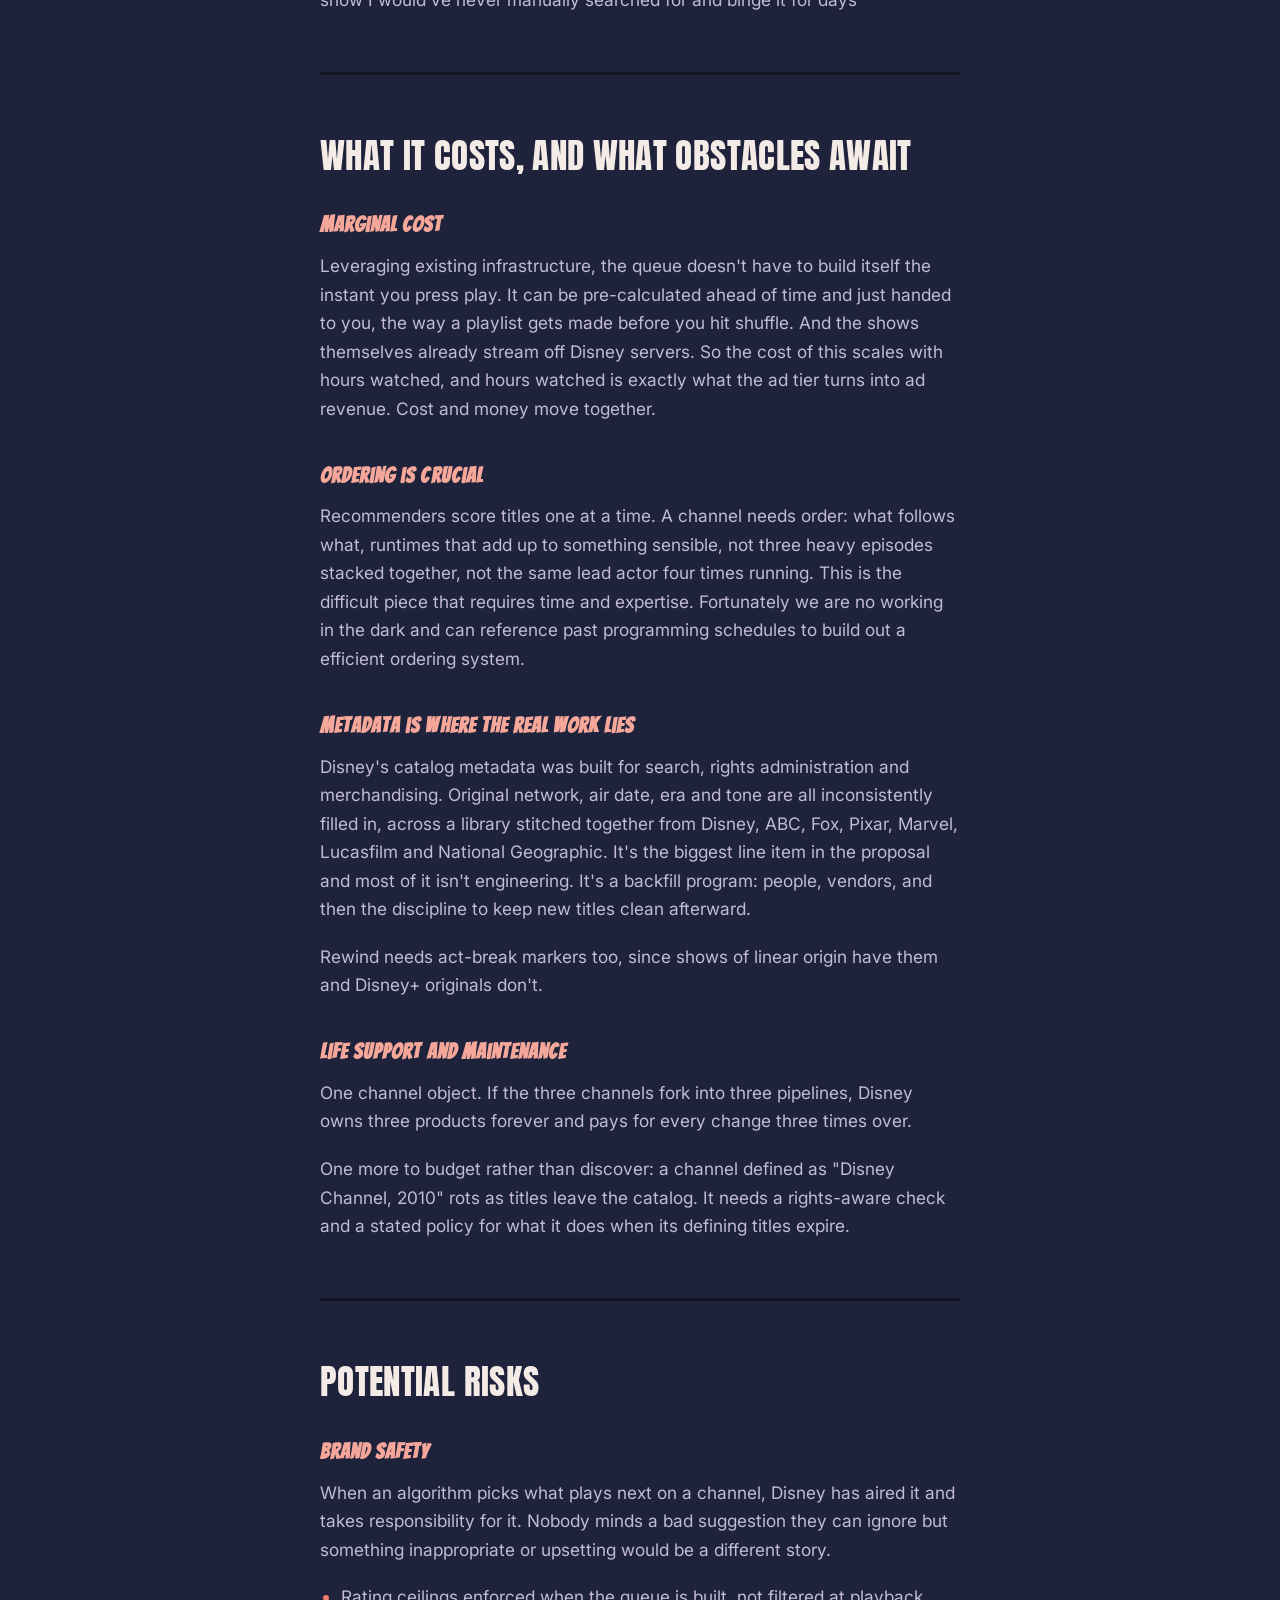
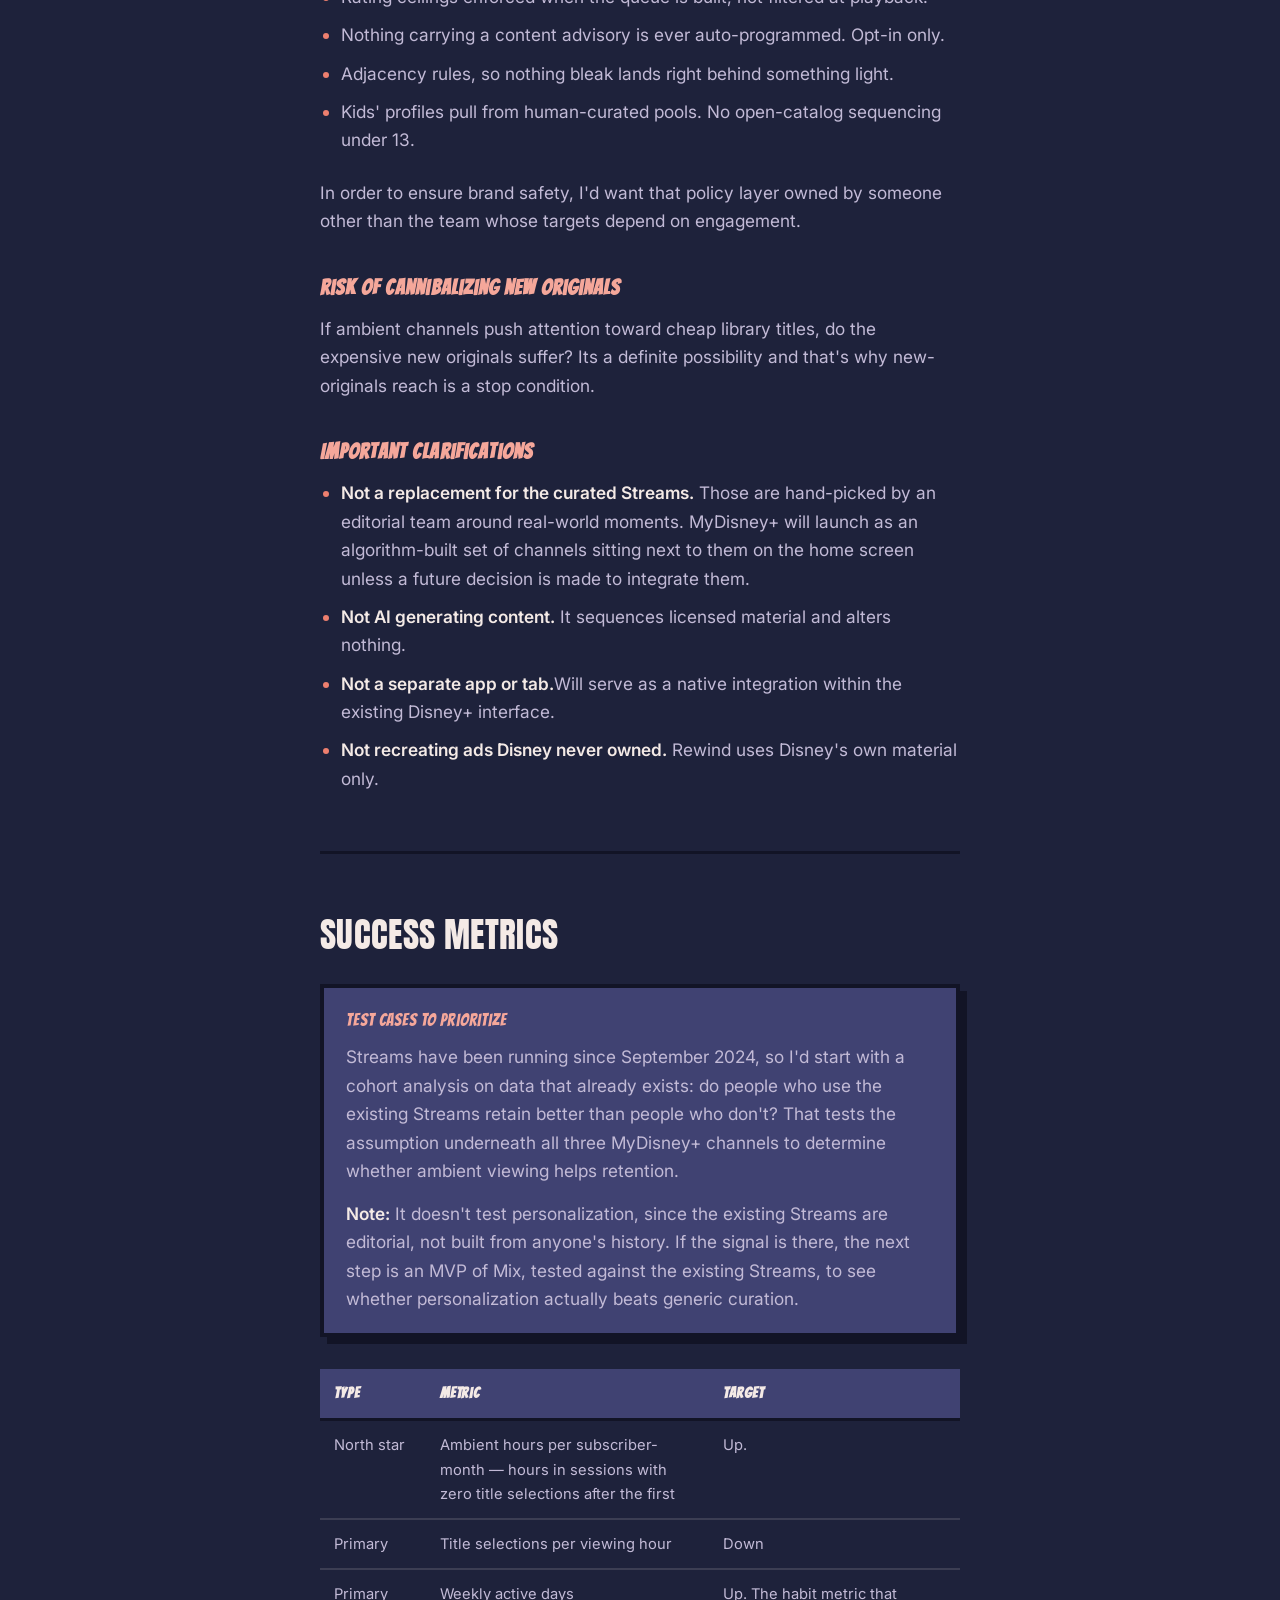
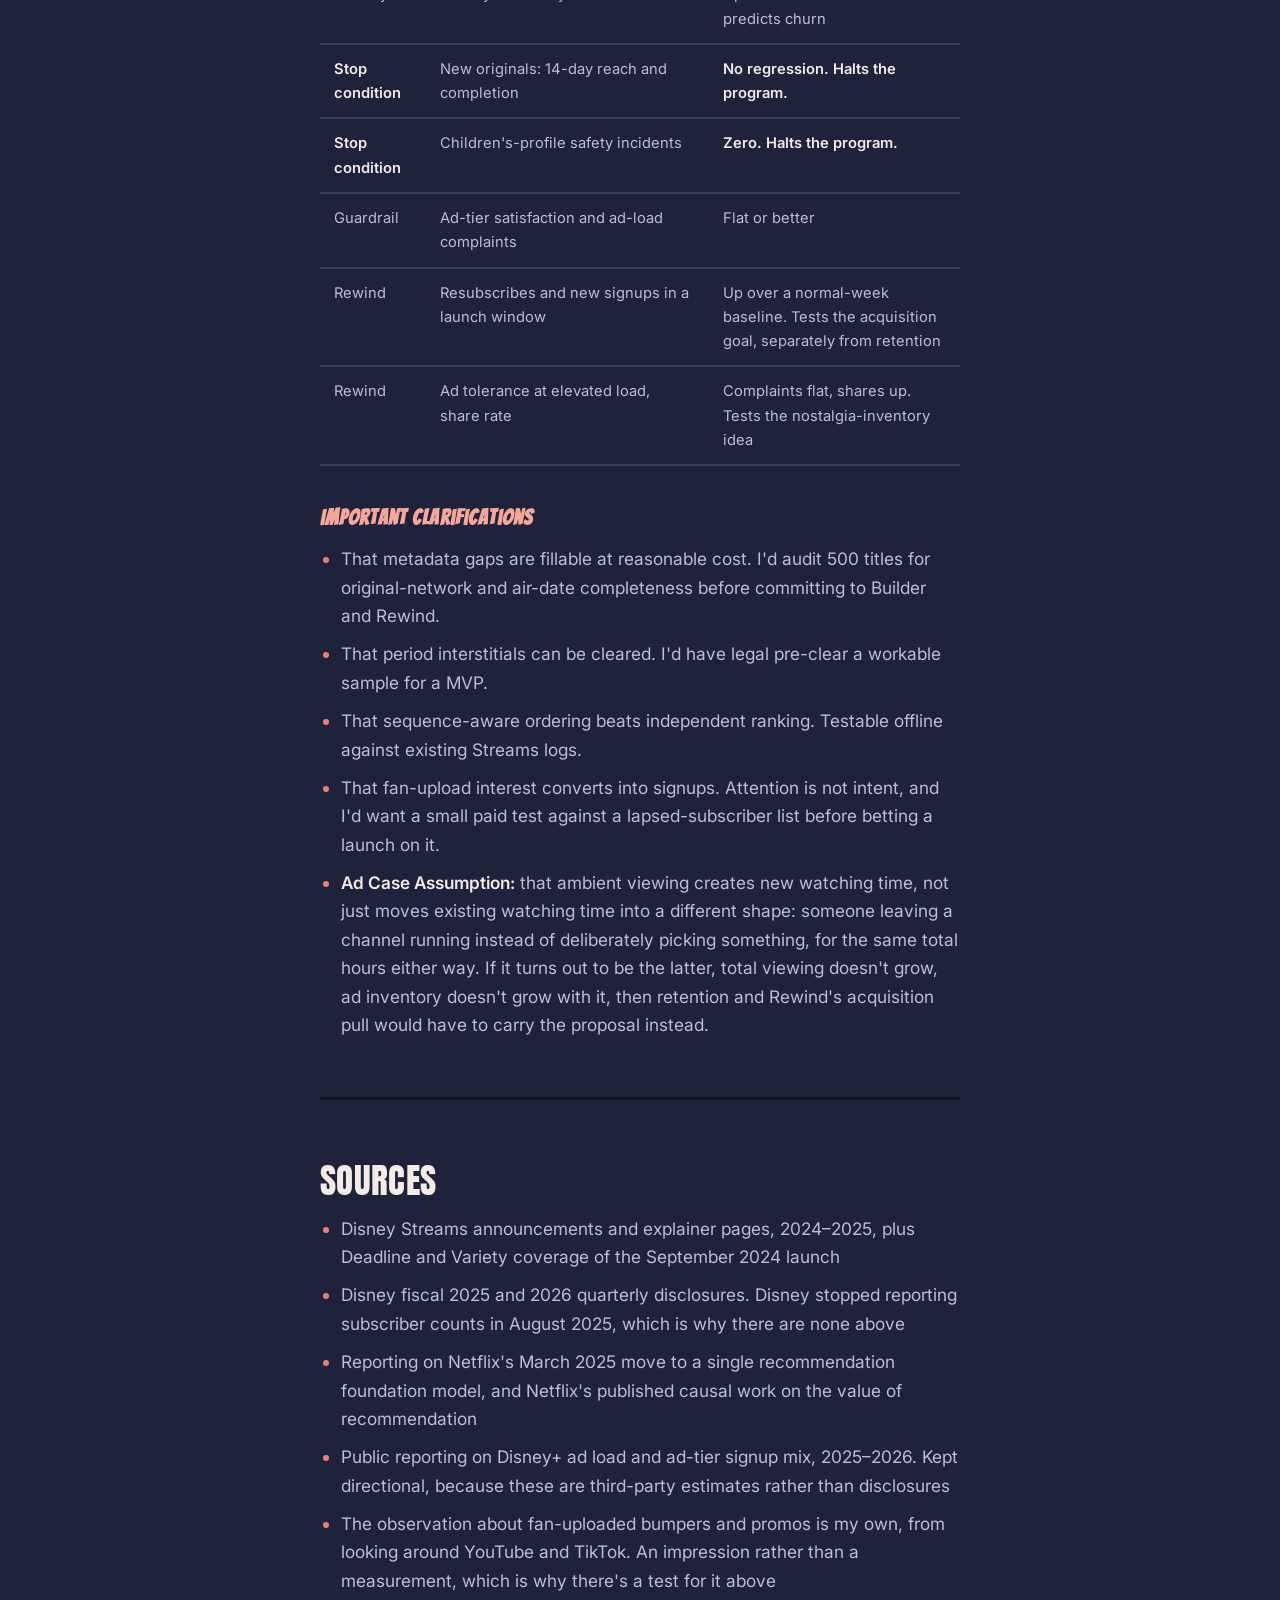
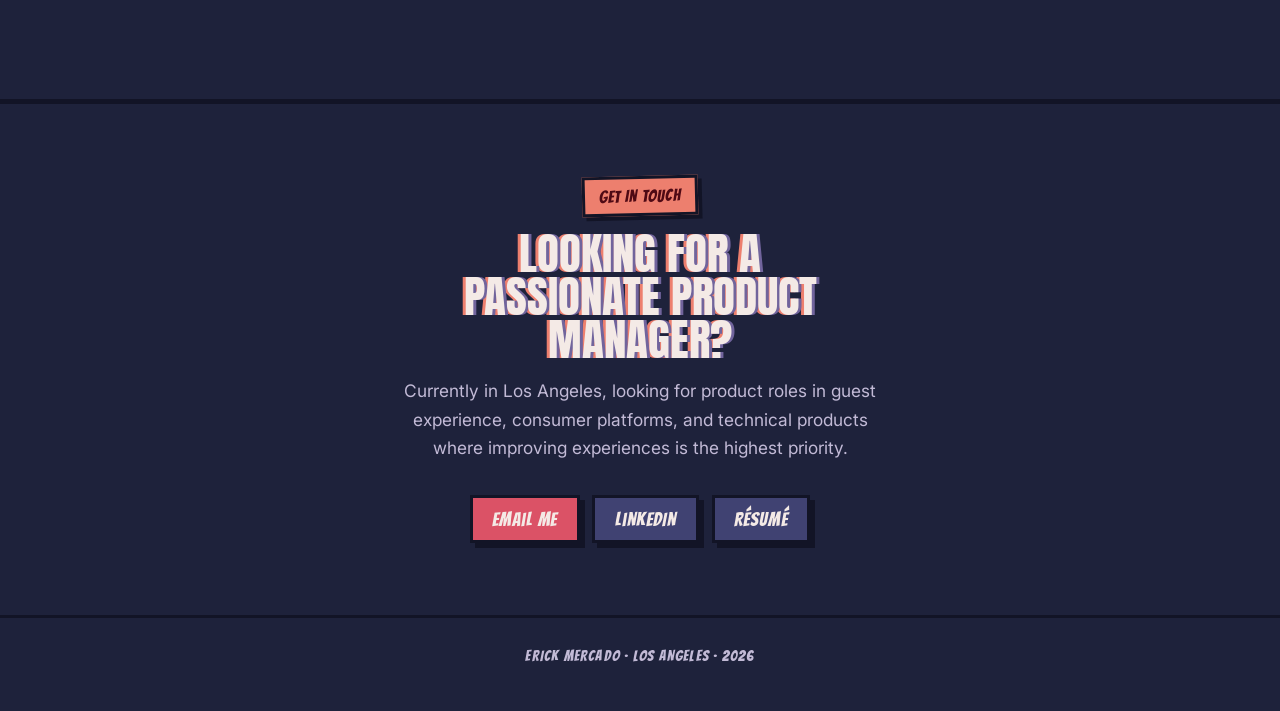
<file: work/disney-plus-channels.html>
<!DOCTYPE html>
<html lang="en">
<head>
<meta charset="utf-8">
<title>Moved &mdash; Erick Mercado</title>
<link rel="canonical" href="https://erickmercado.com/work/mydisney-plus.html">
<meta name="robots" content="noindex">
<meta http-equiv="refresh" content="0; url=mydisney-plus.html">
</head>
<body>
<p>This case study now lives at <a href="mydisney-plus.html">MyDisney+</a>.</p>
</body>
</html>
</file>
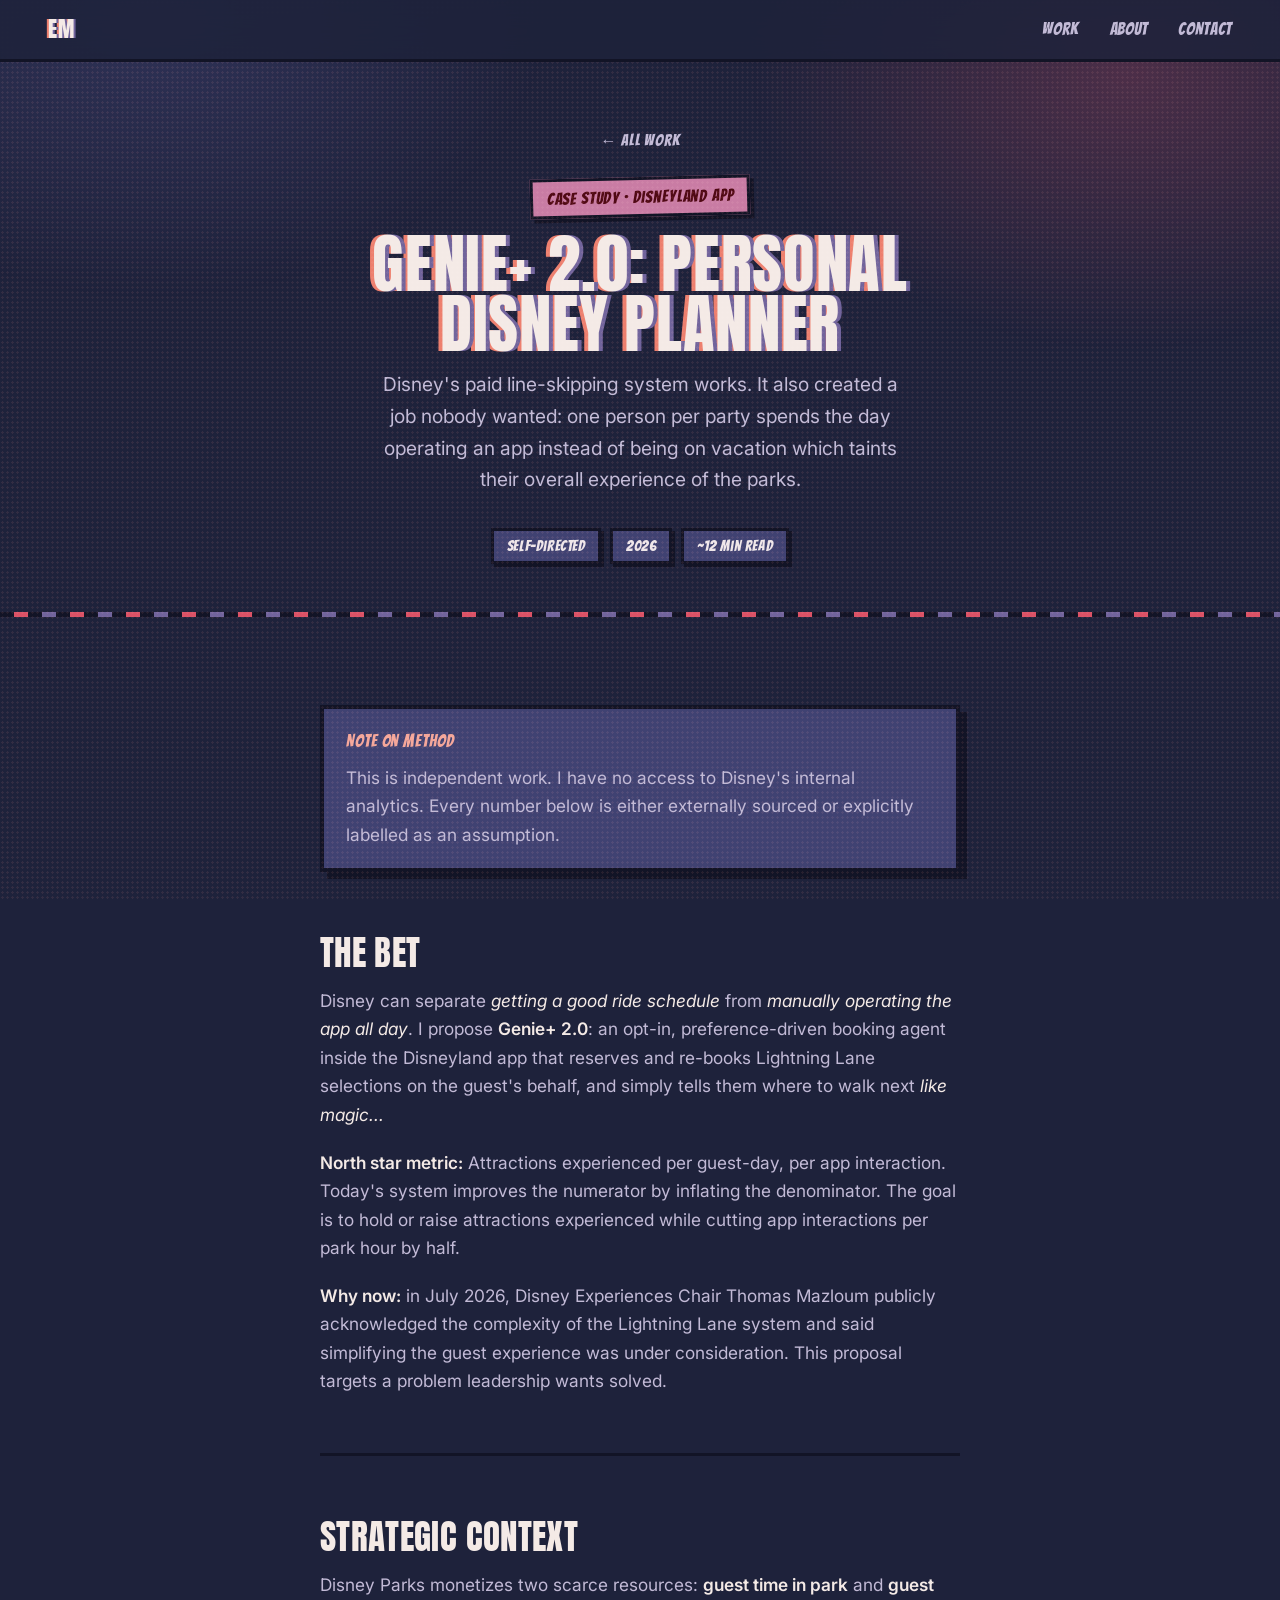
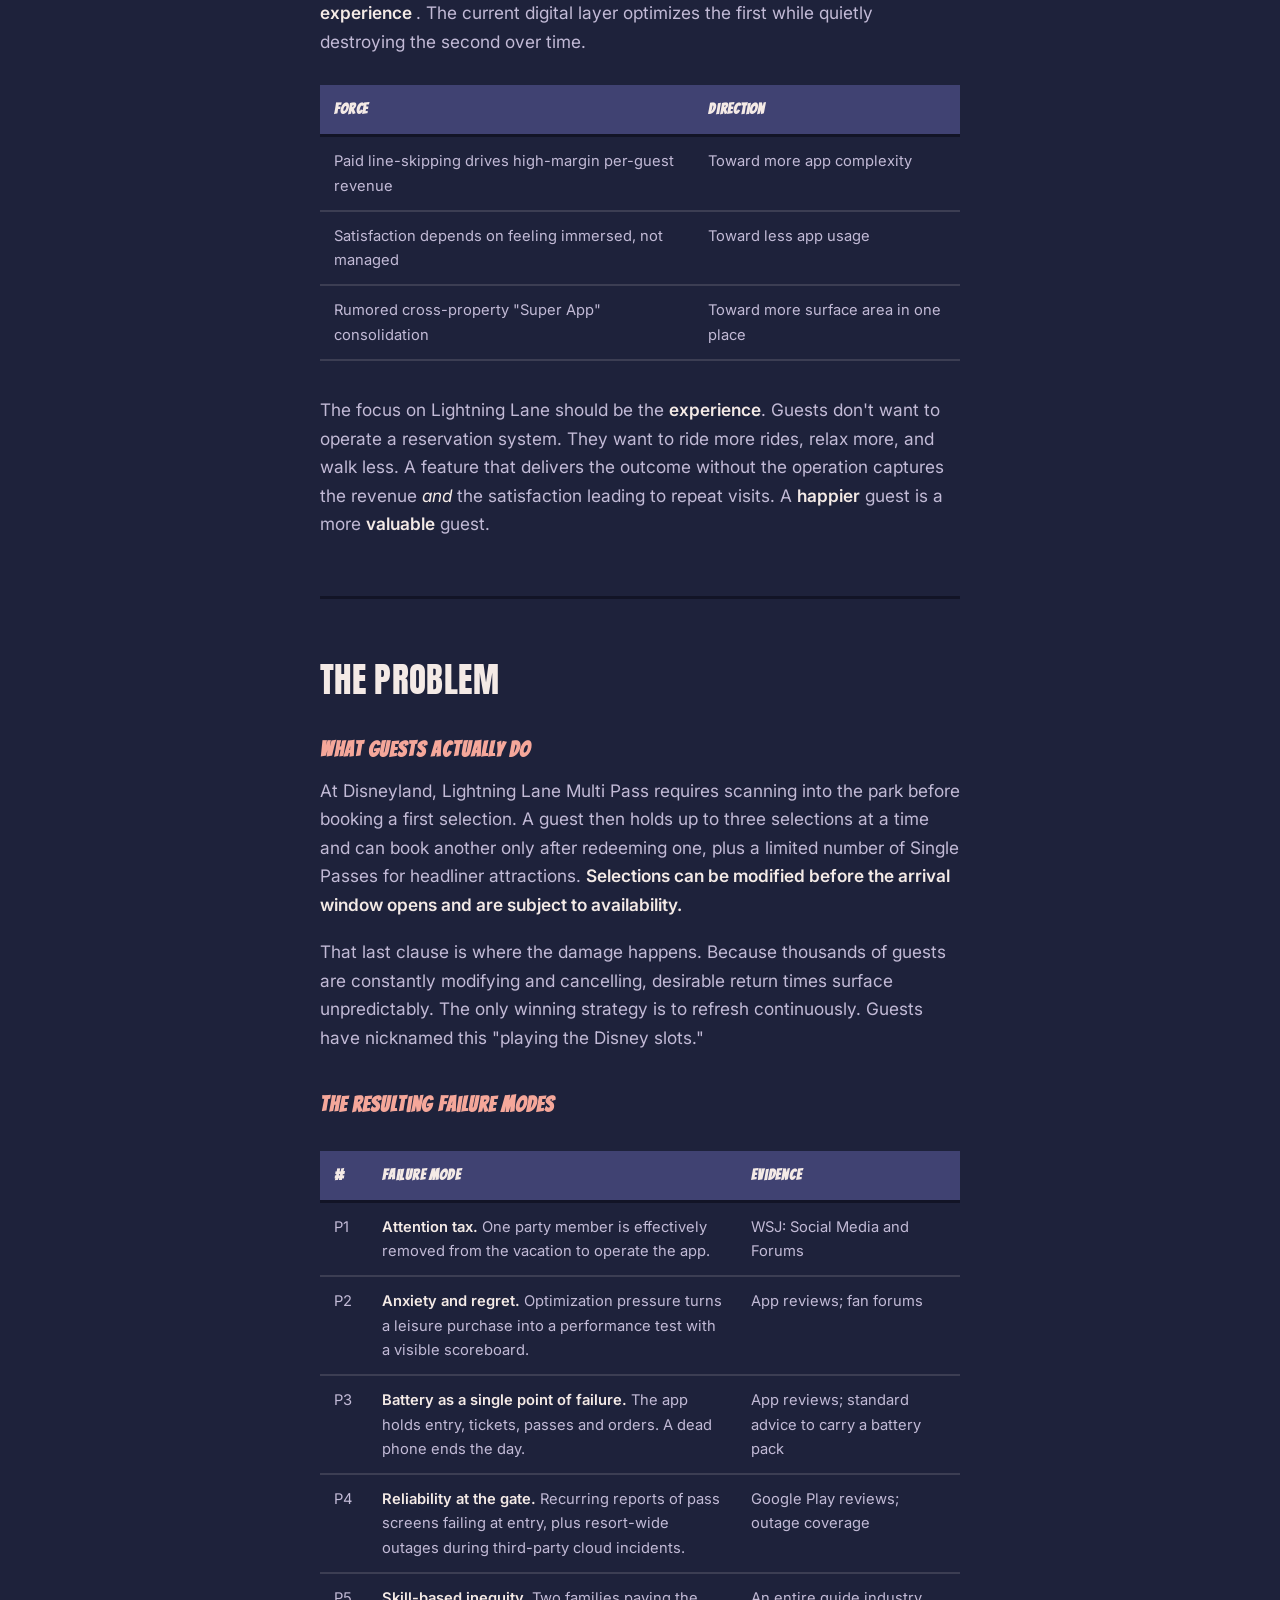
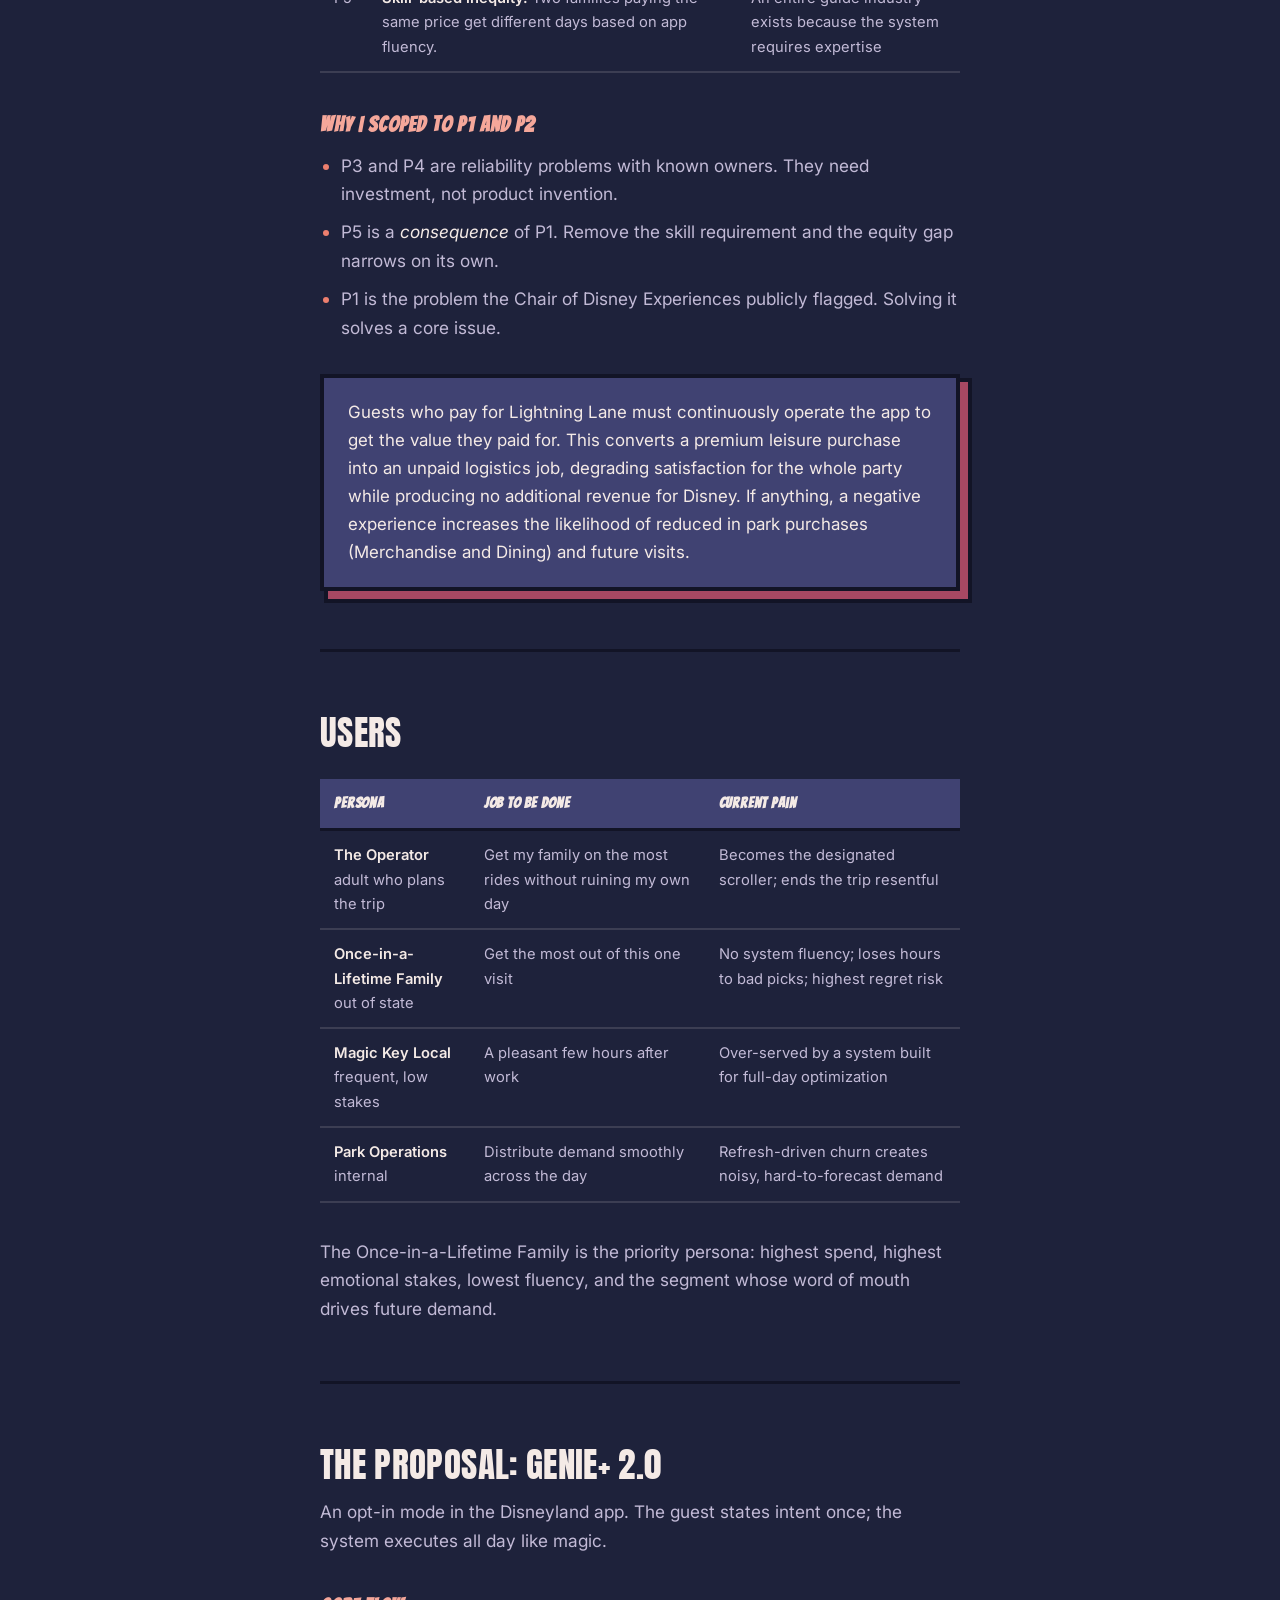
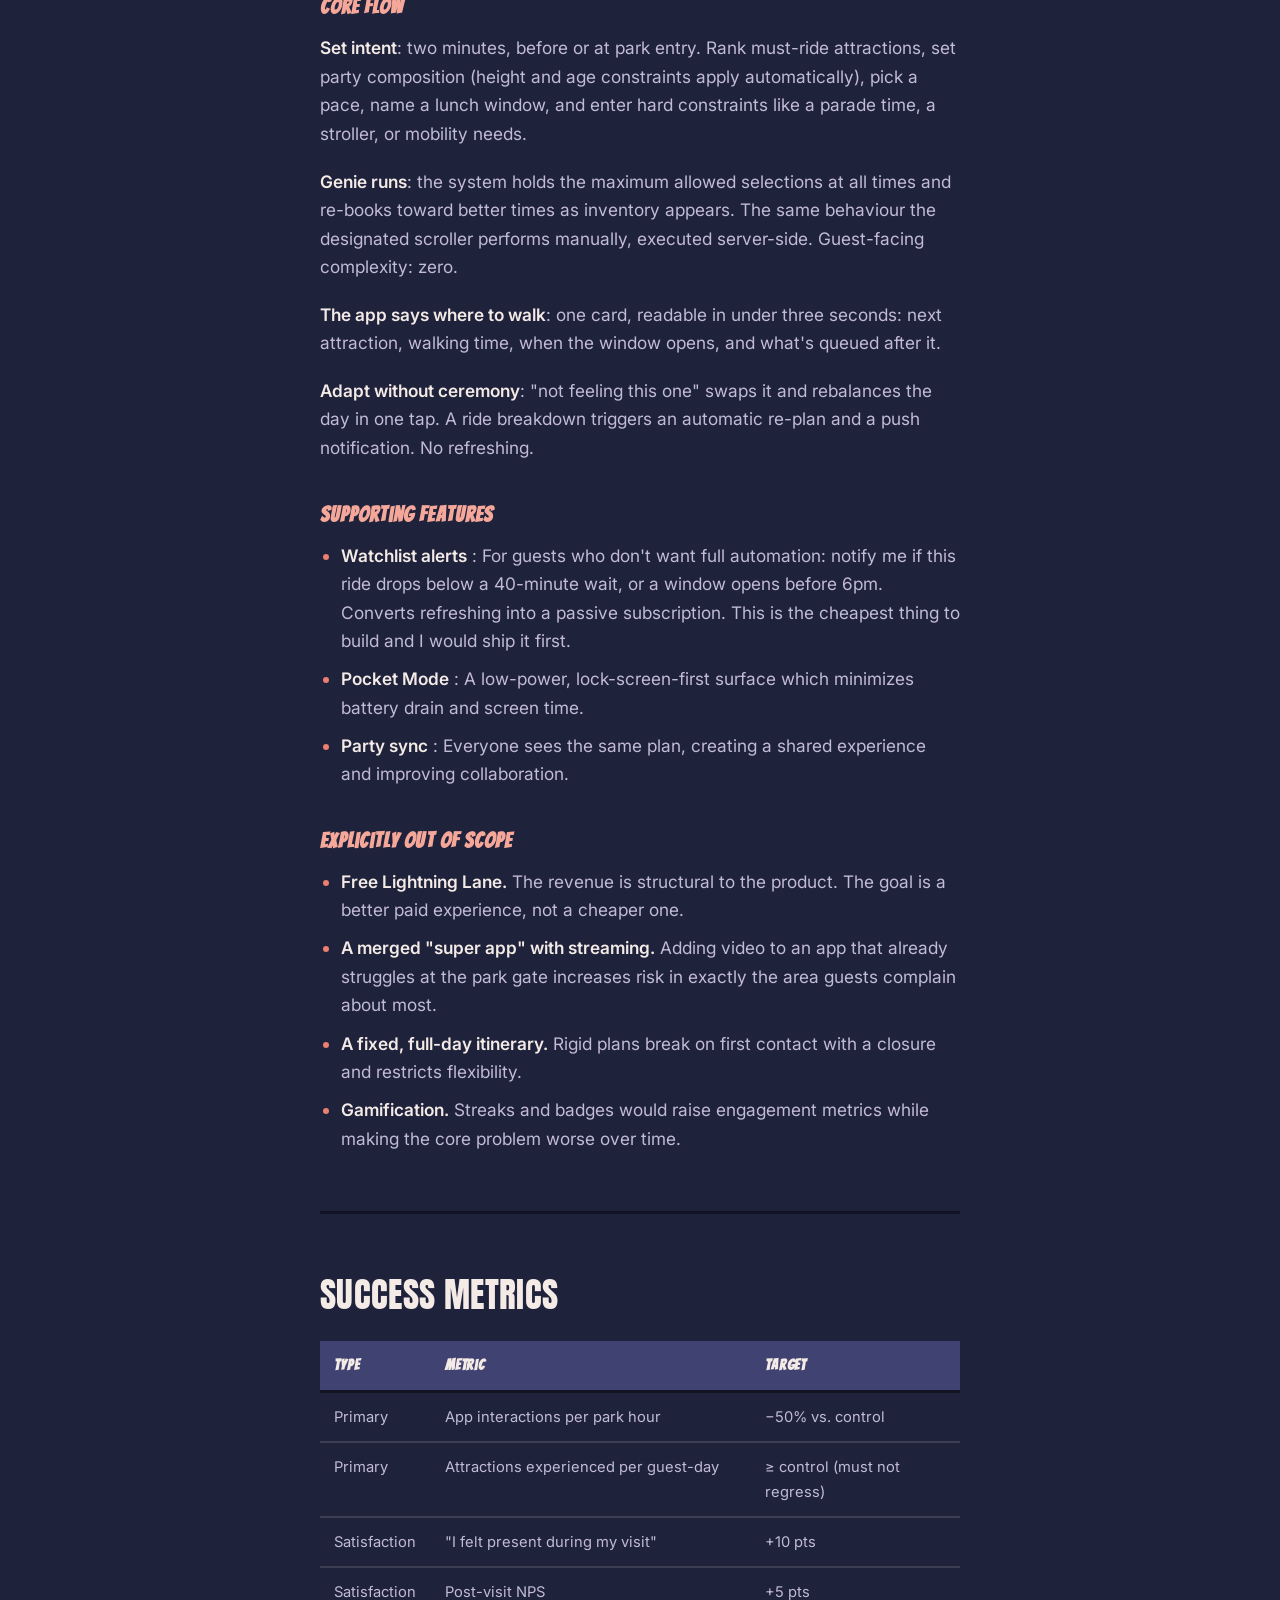
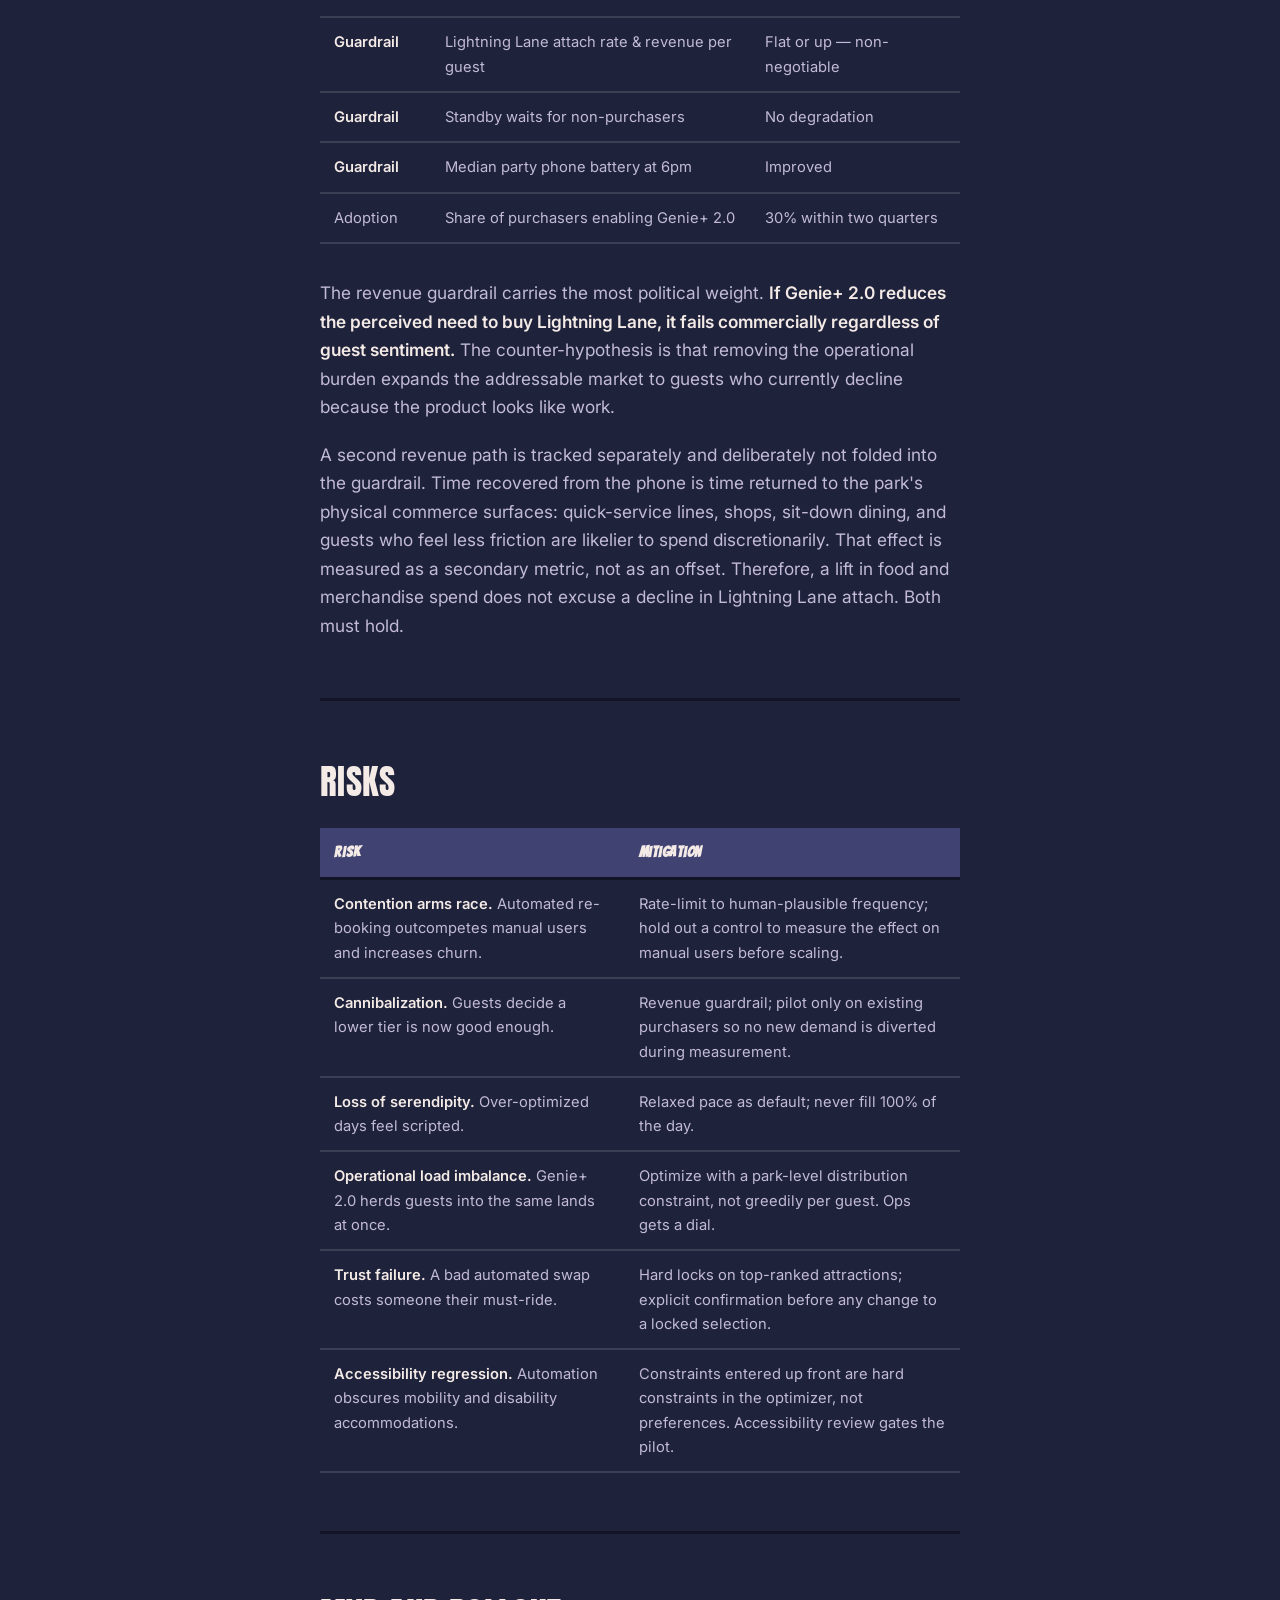
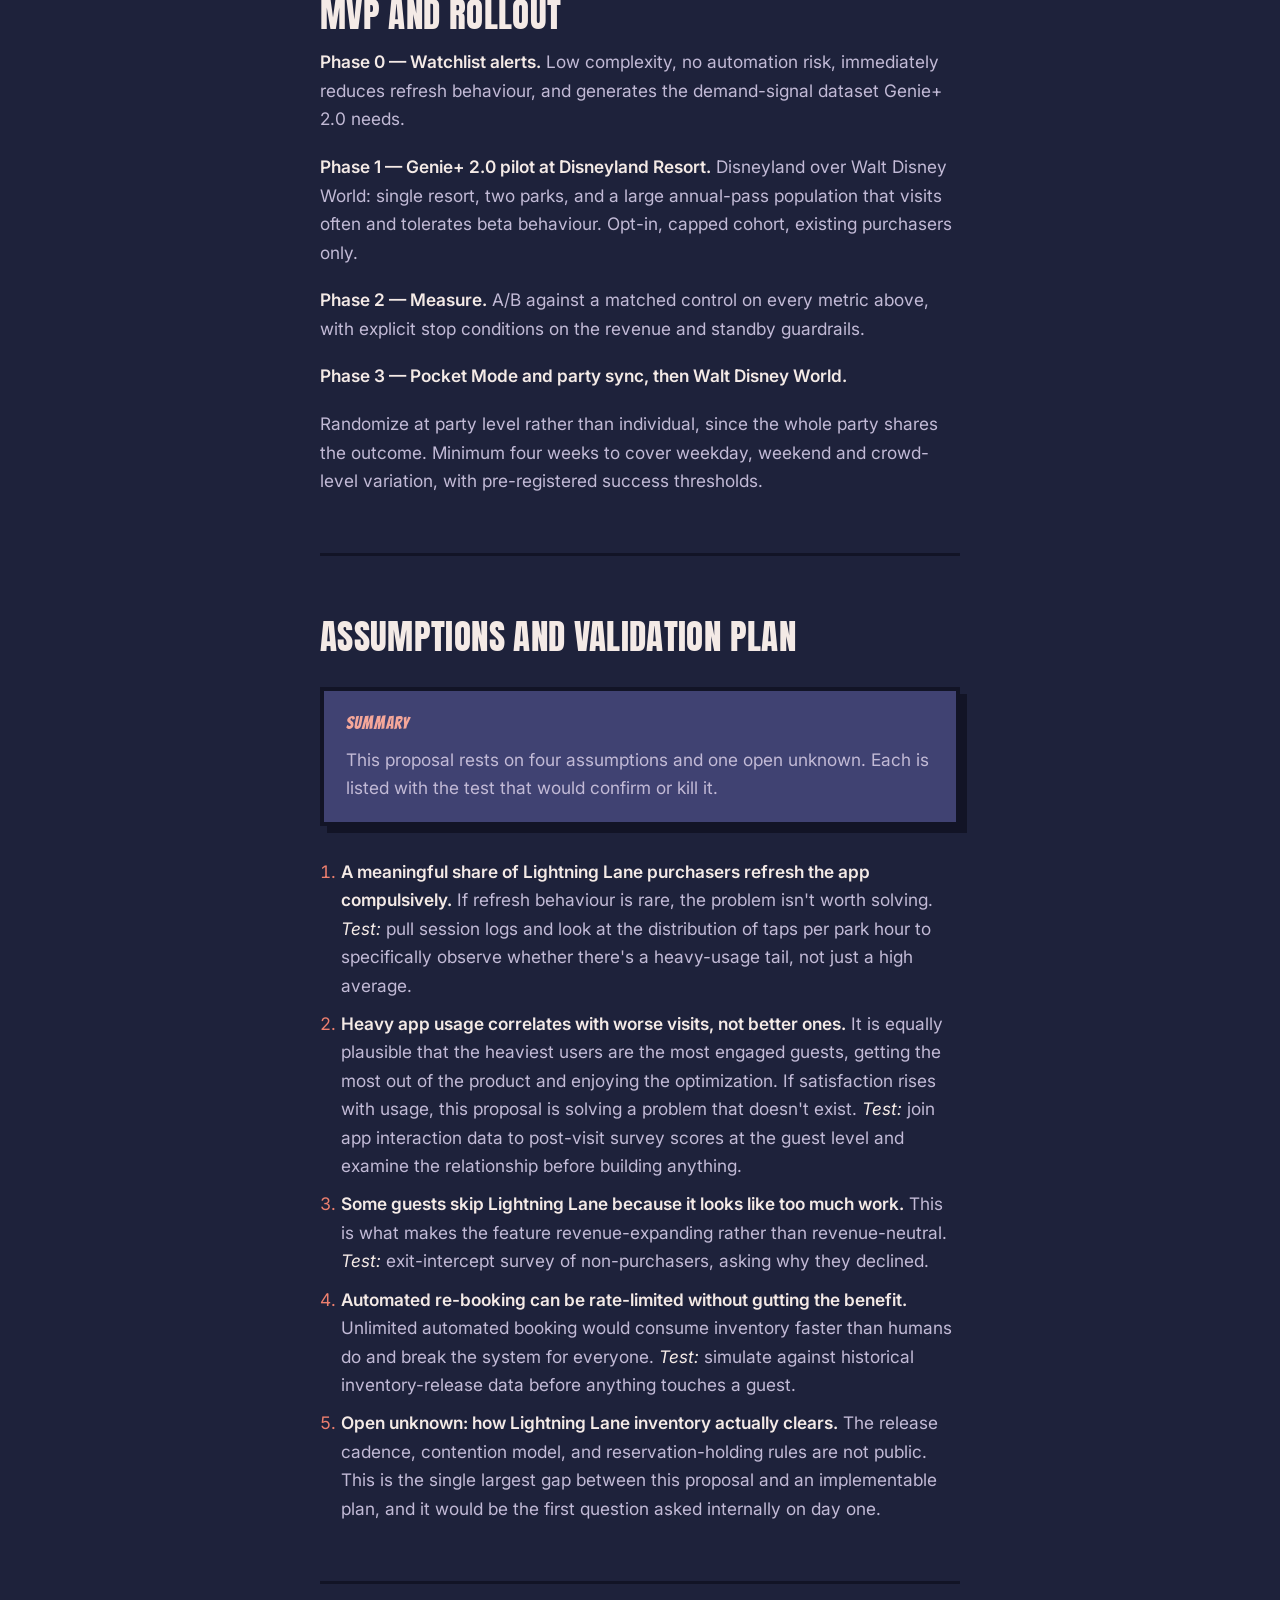
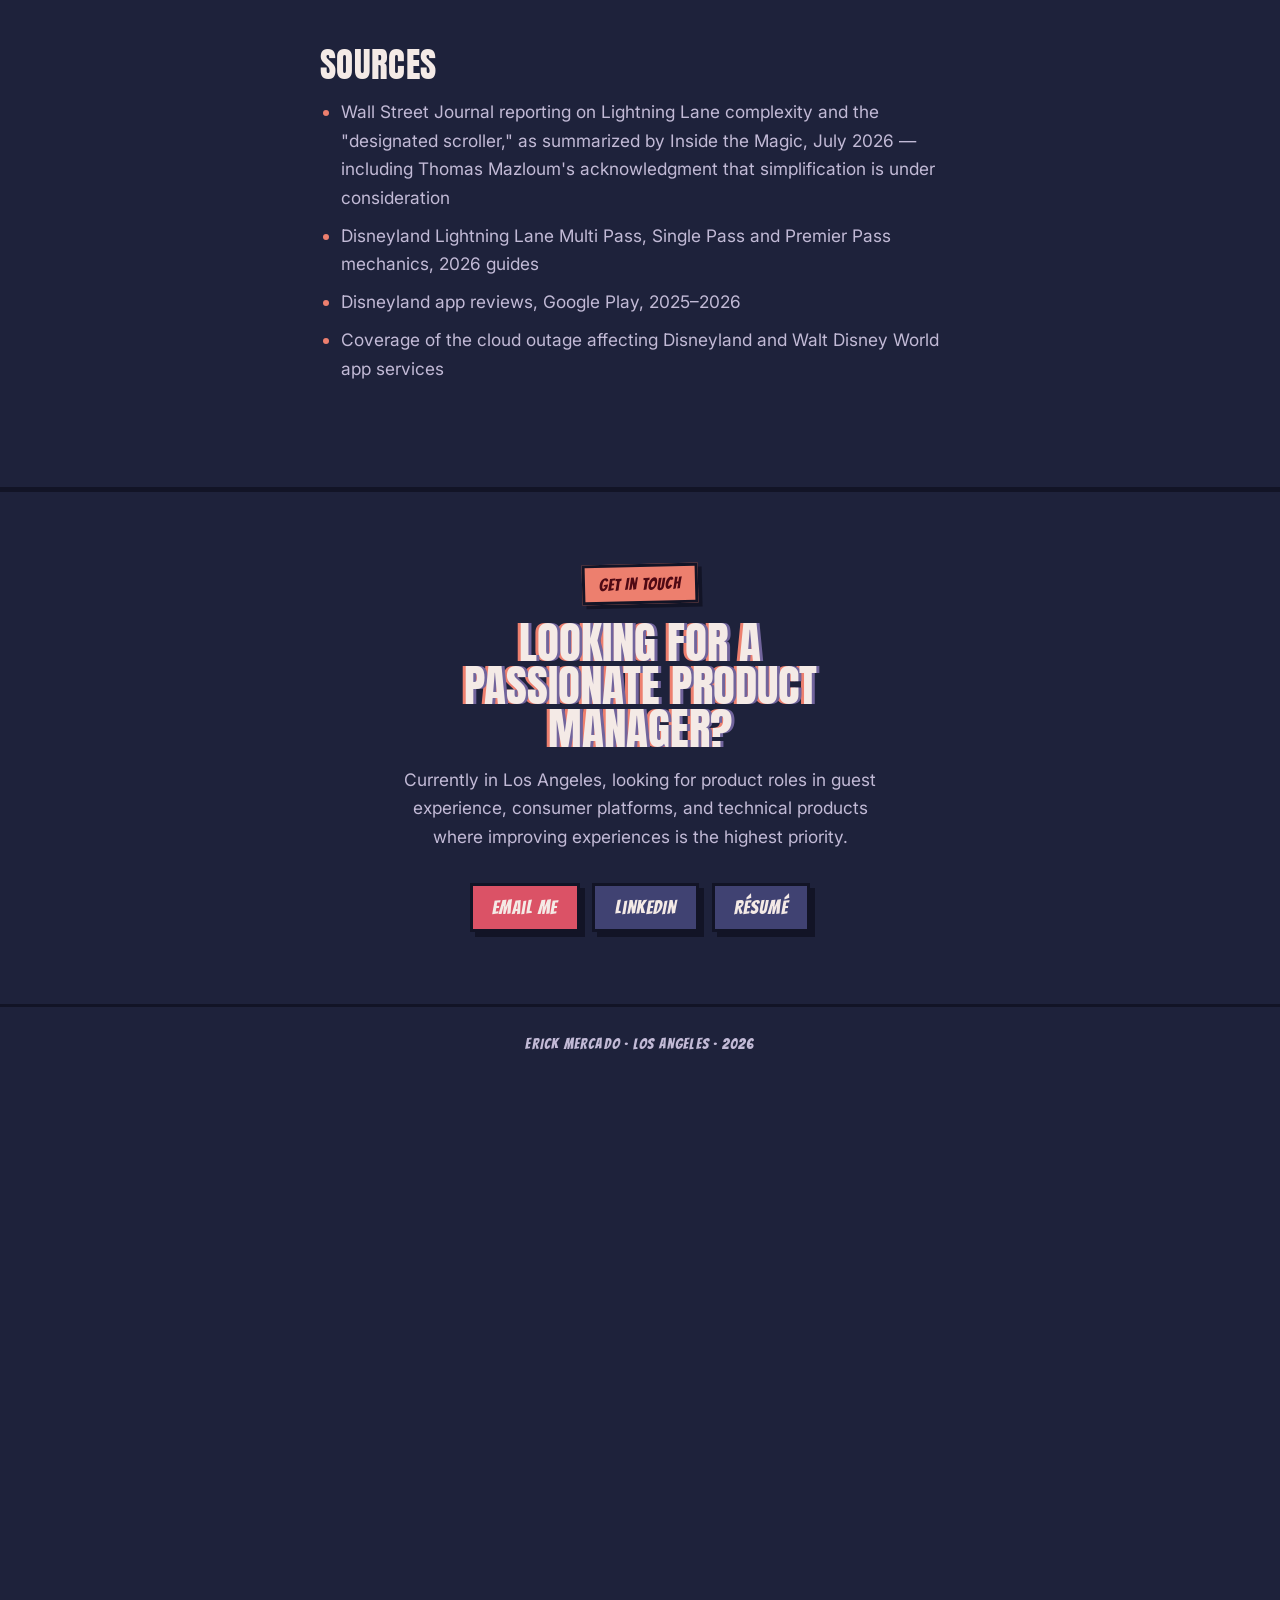
<file: work/disneyland-app.html>
<!DOCTYPE html>
<html lang="en">
<head>
<meta charset="utf-8">
<title>Moved &mdash; Erick Mercado</title>
<link rel="canonical" href="https://erickmercado.com/work/genie-plus-2.html">
<meta name="robots" content="noindex">
<meta http-equiv="refresh" content="0; url=genie-plus-2.html">
</head>
<body>
<p>This case study now lives at <a href="genie-plus-2.html">Genie+ 2.0</a>.</p>
</body>
</html>
</file>
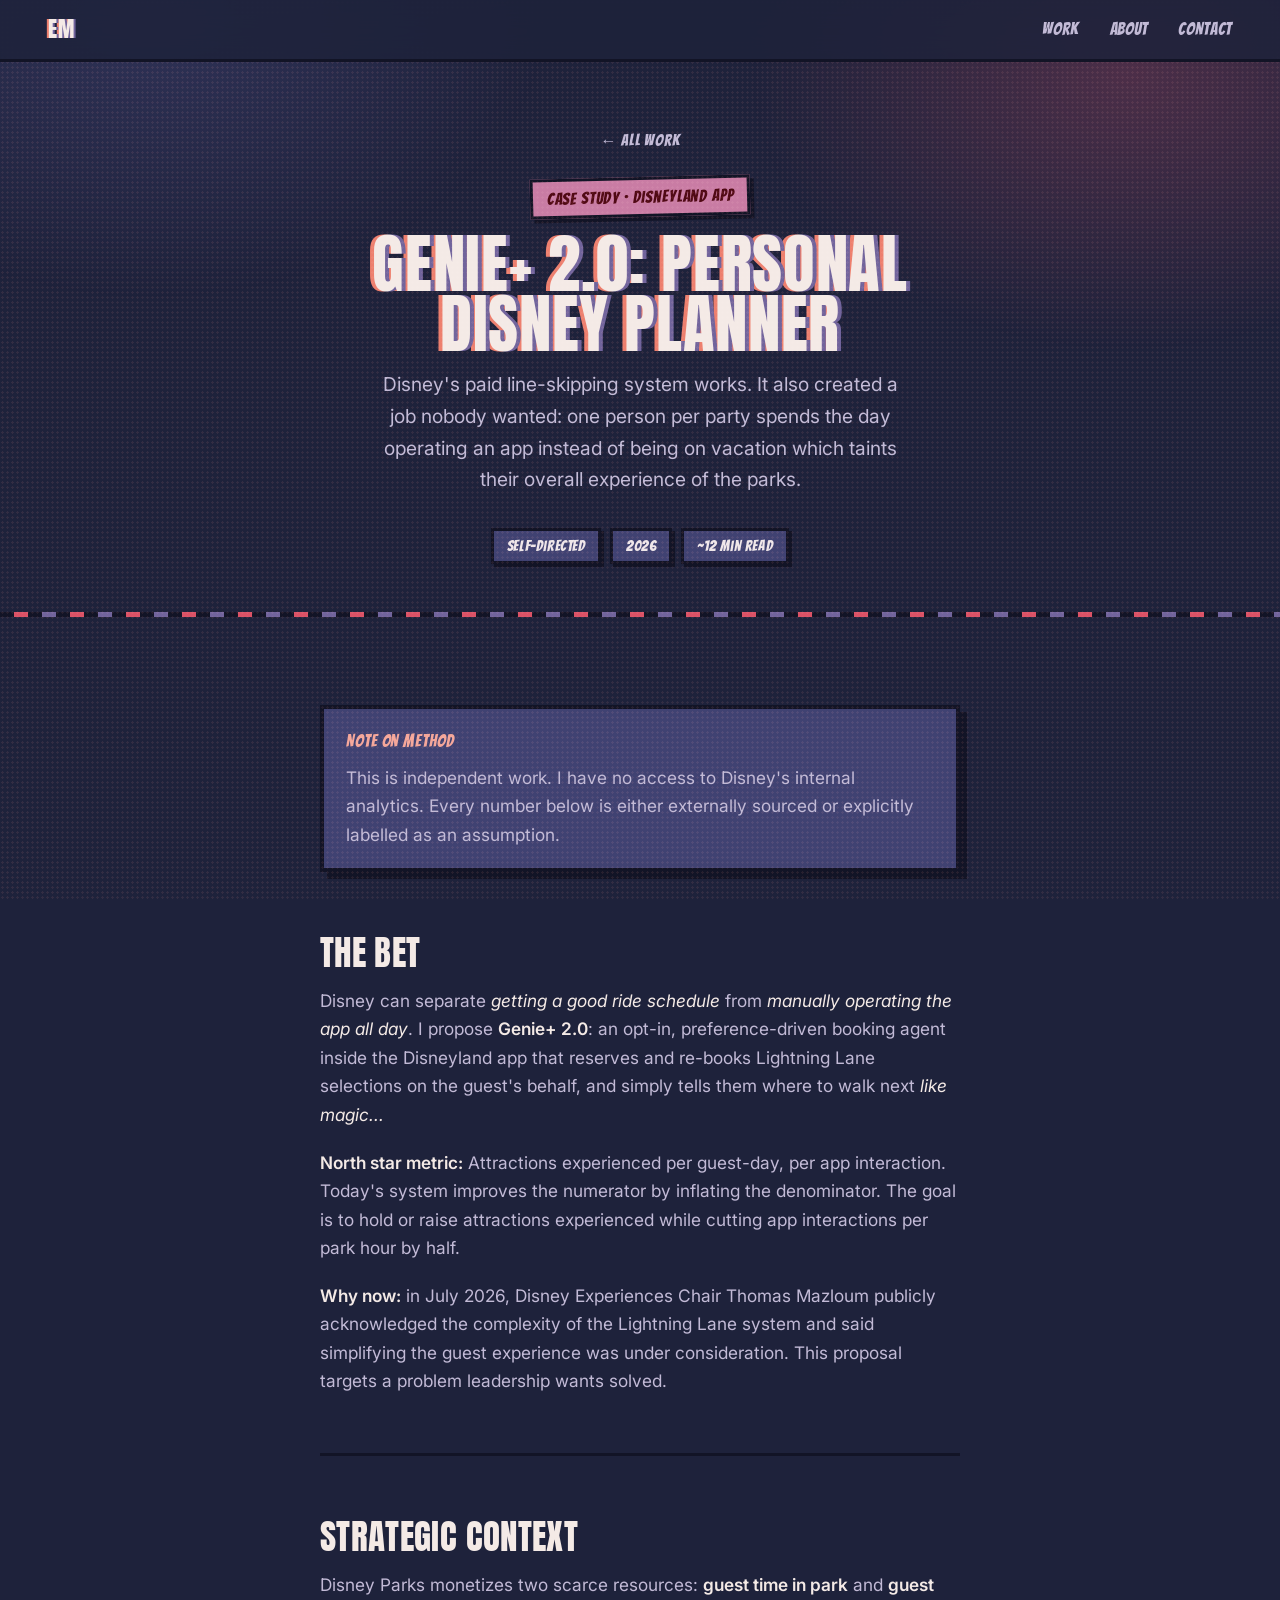
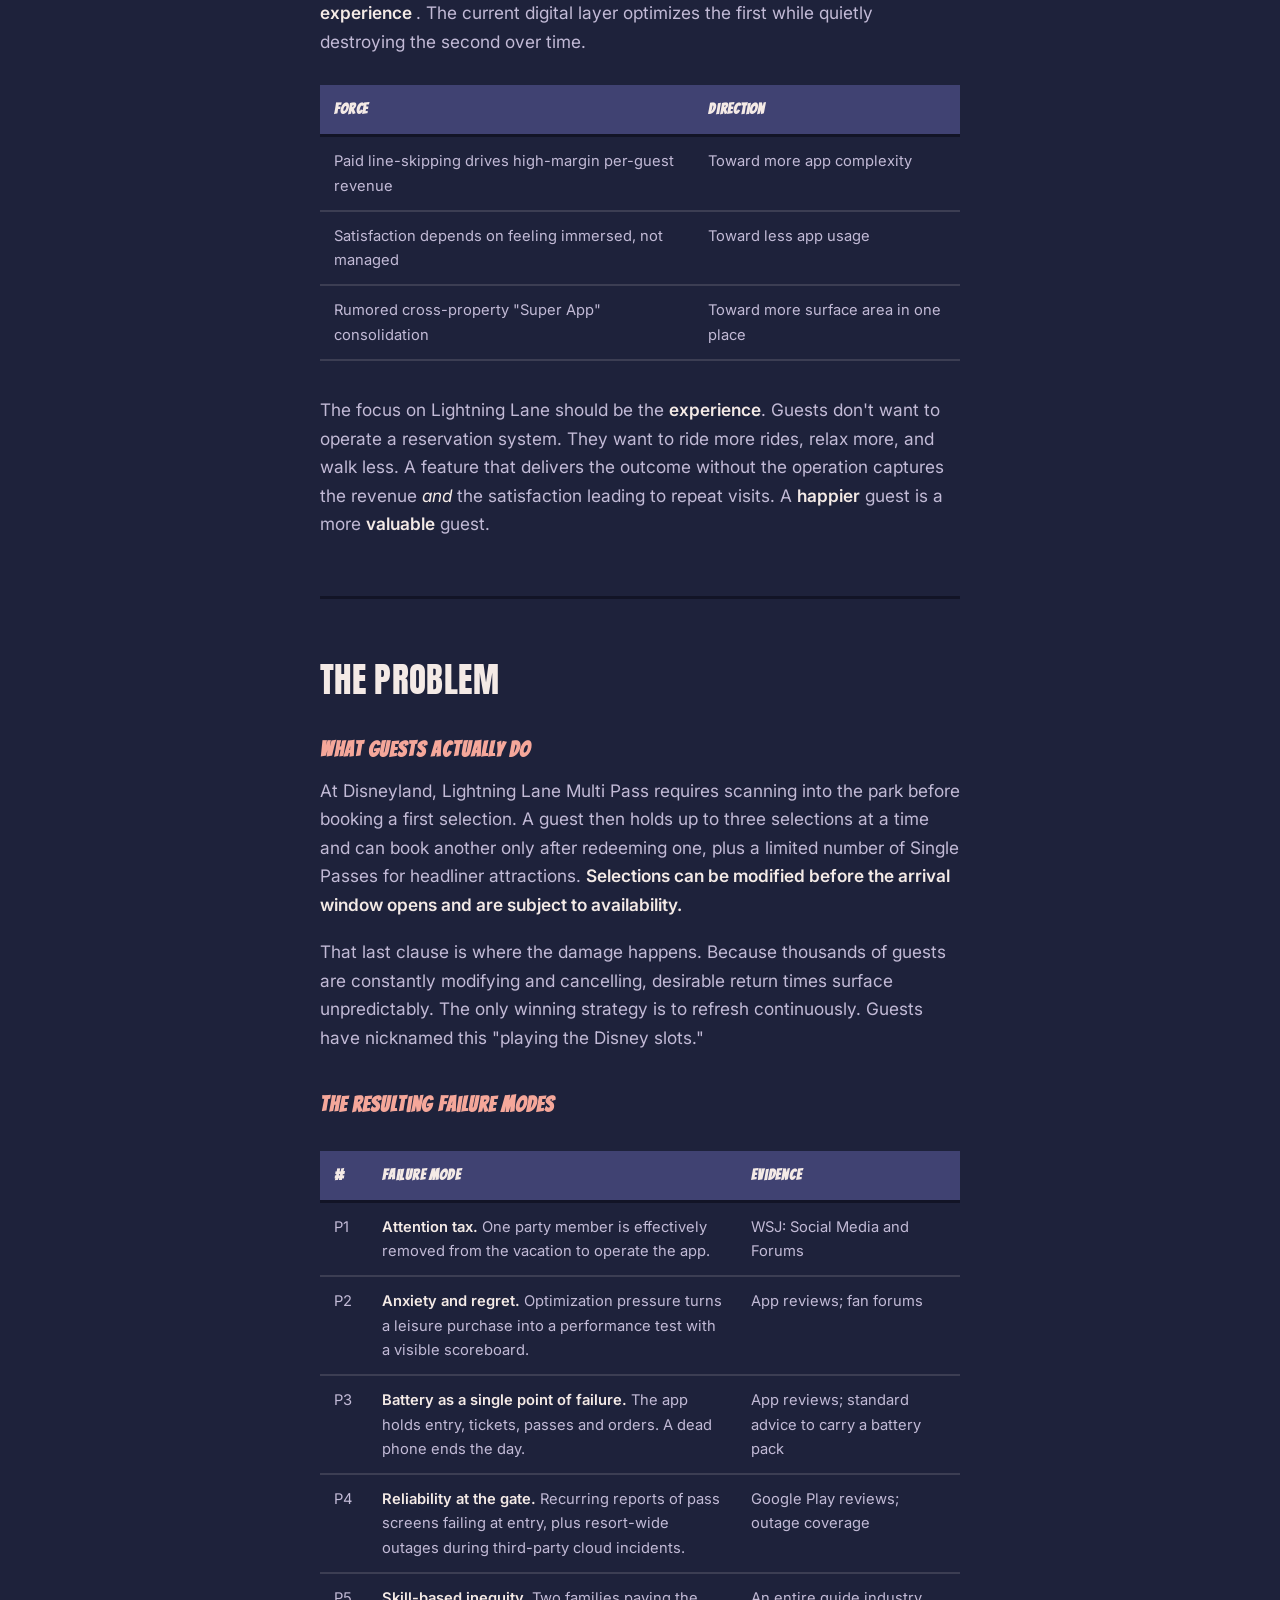
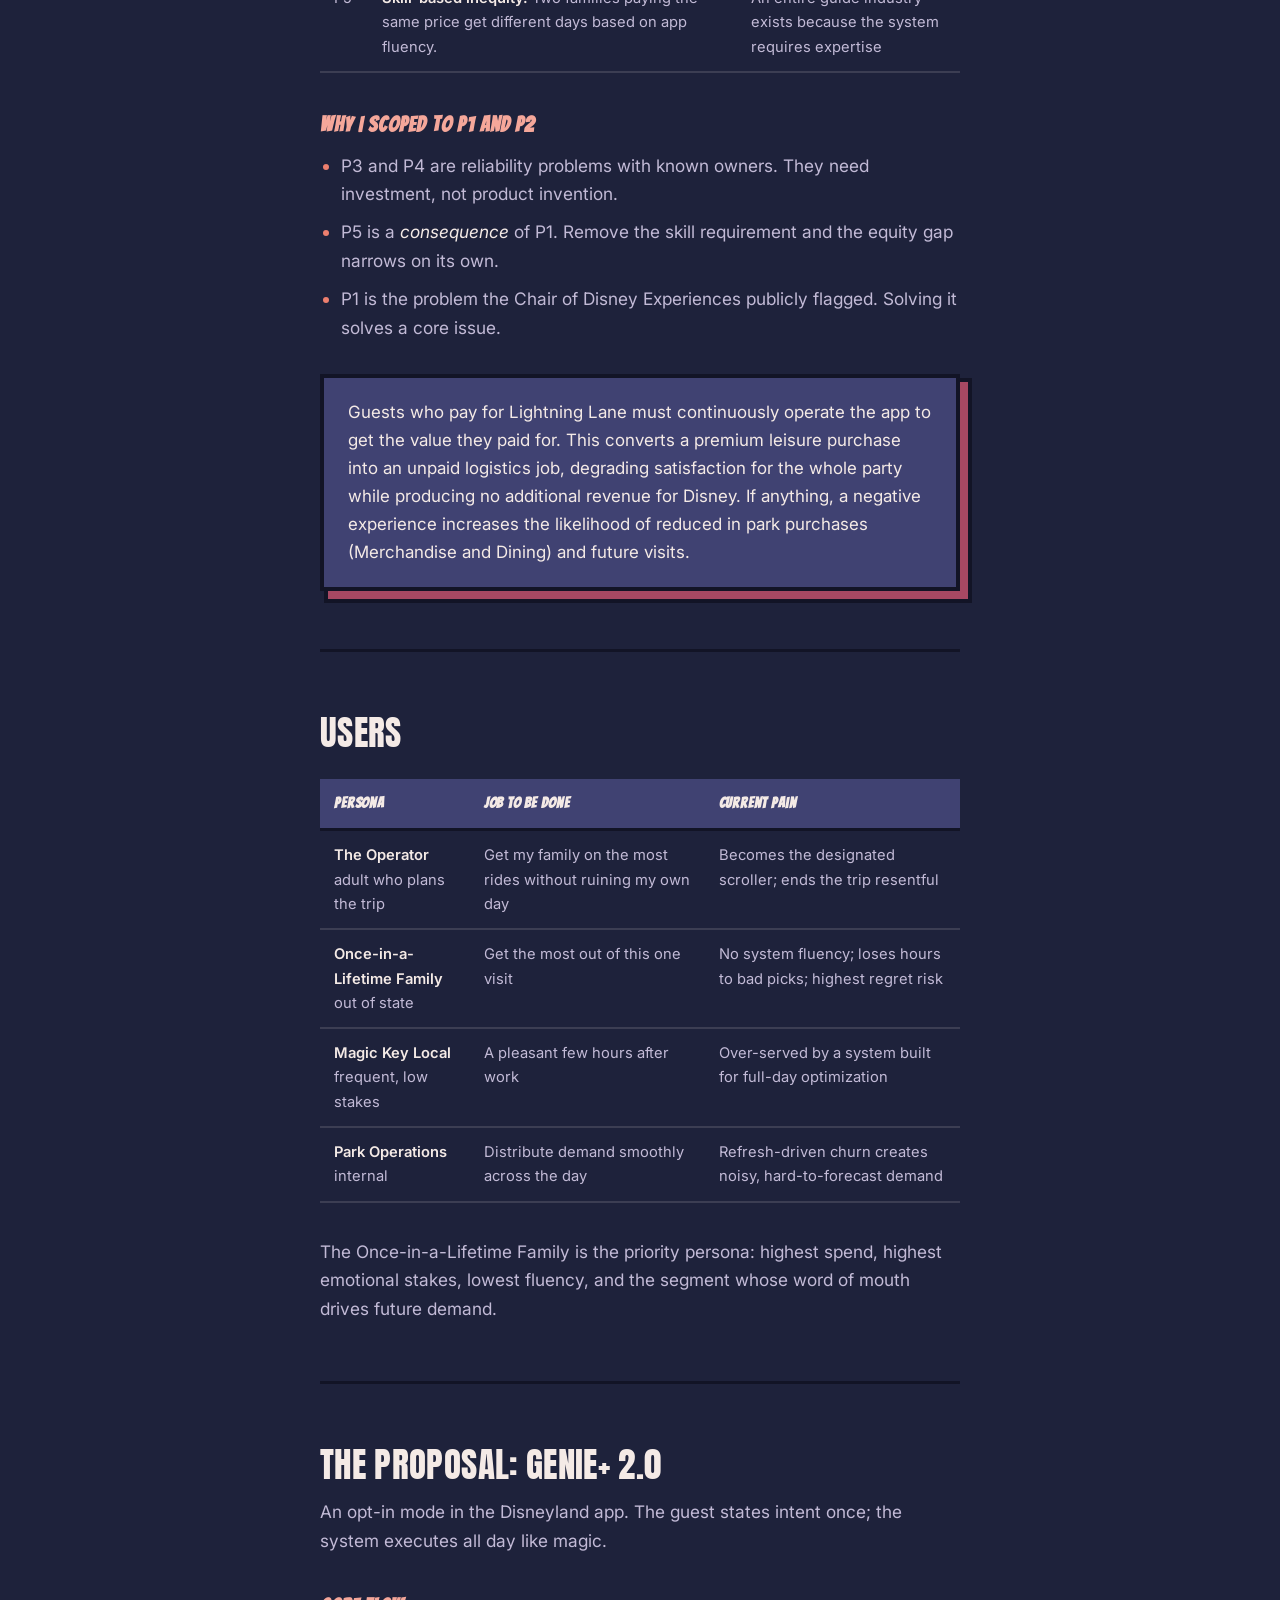
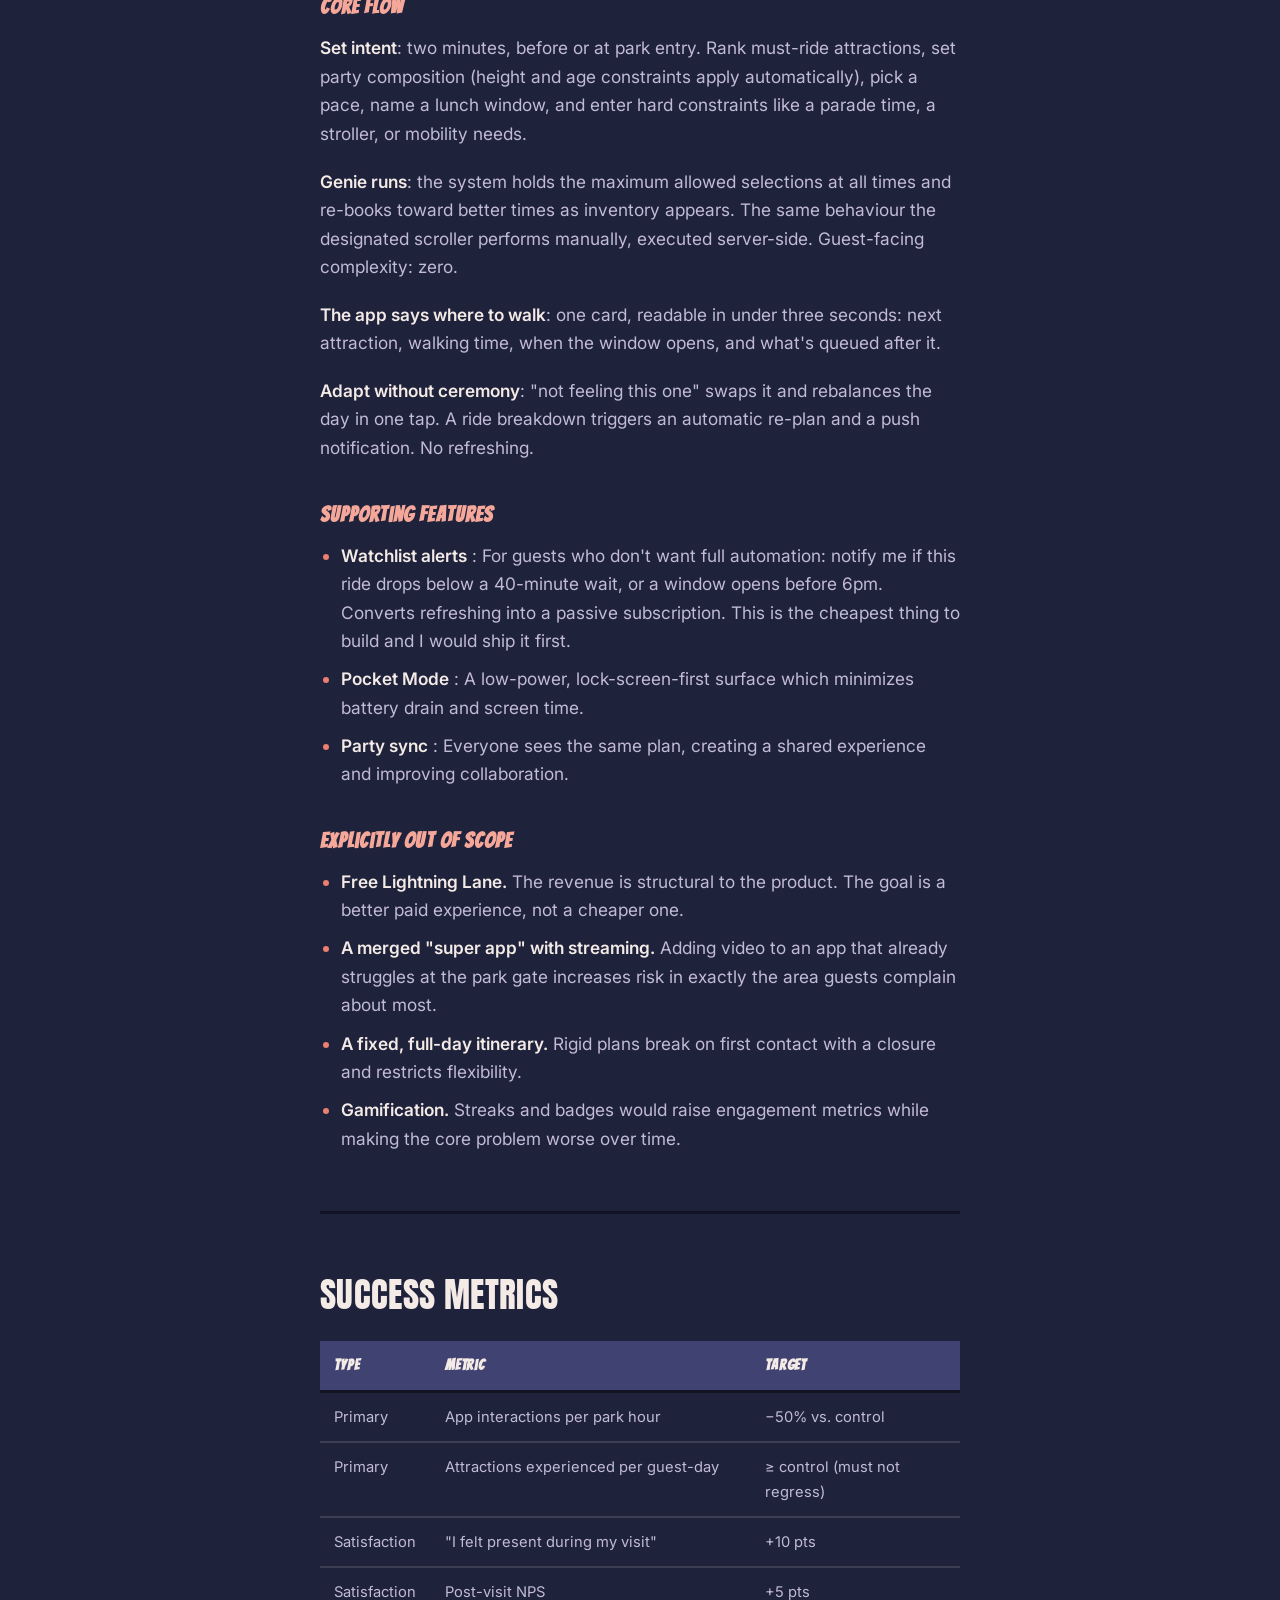
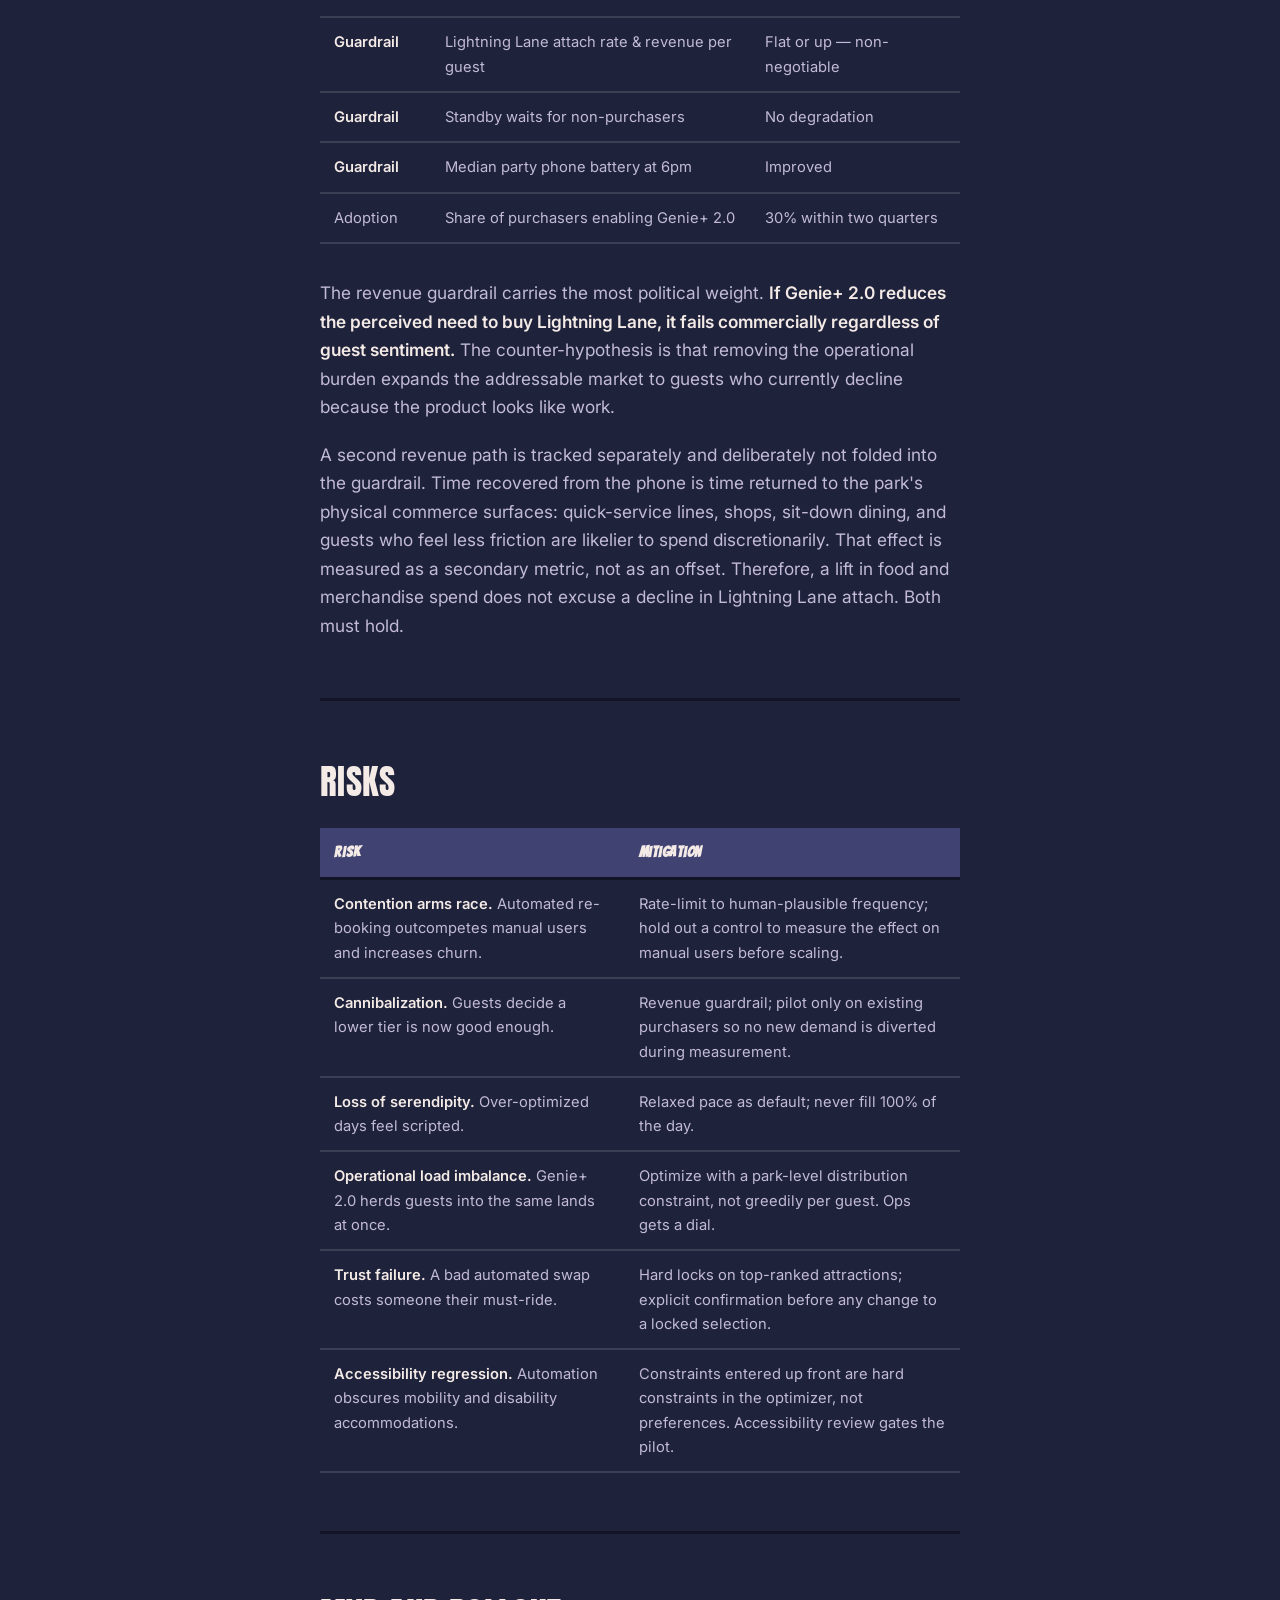
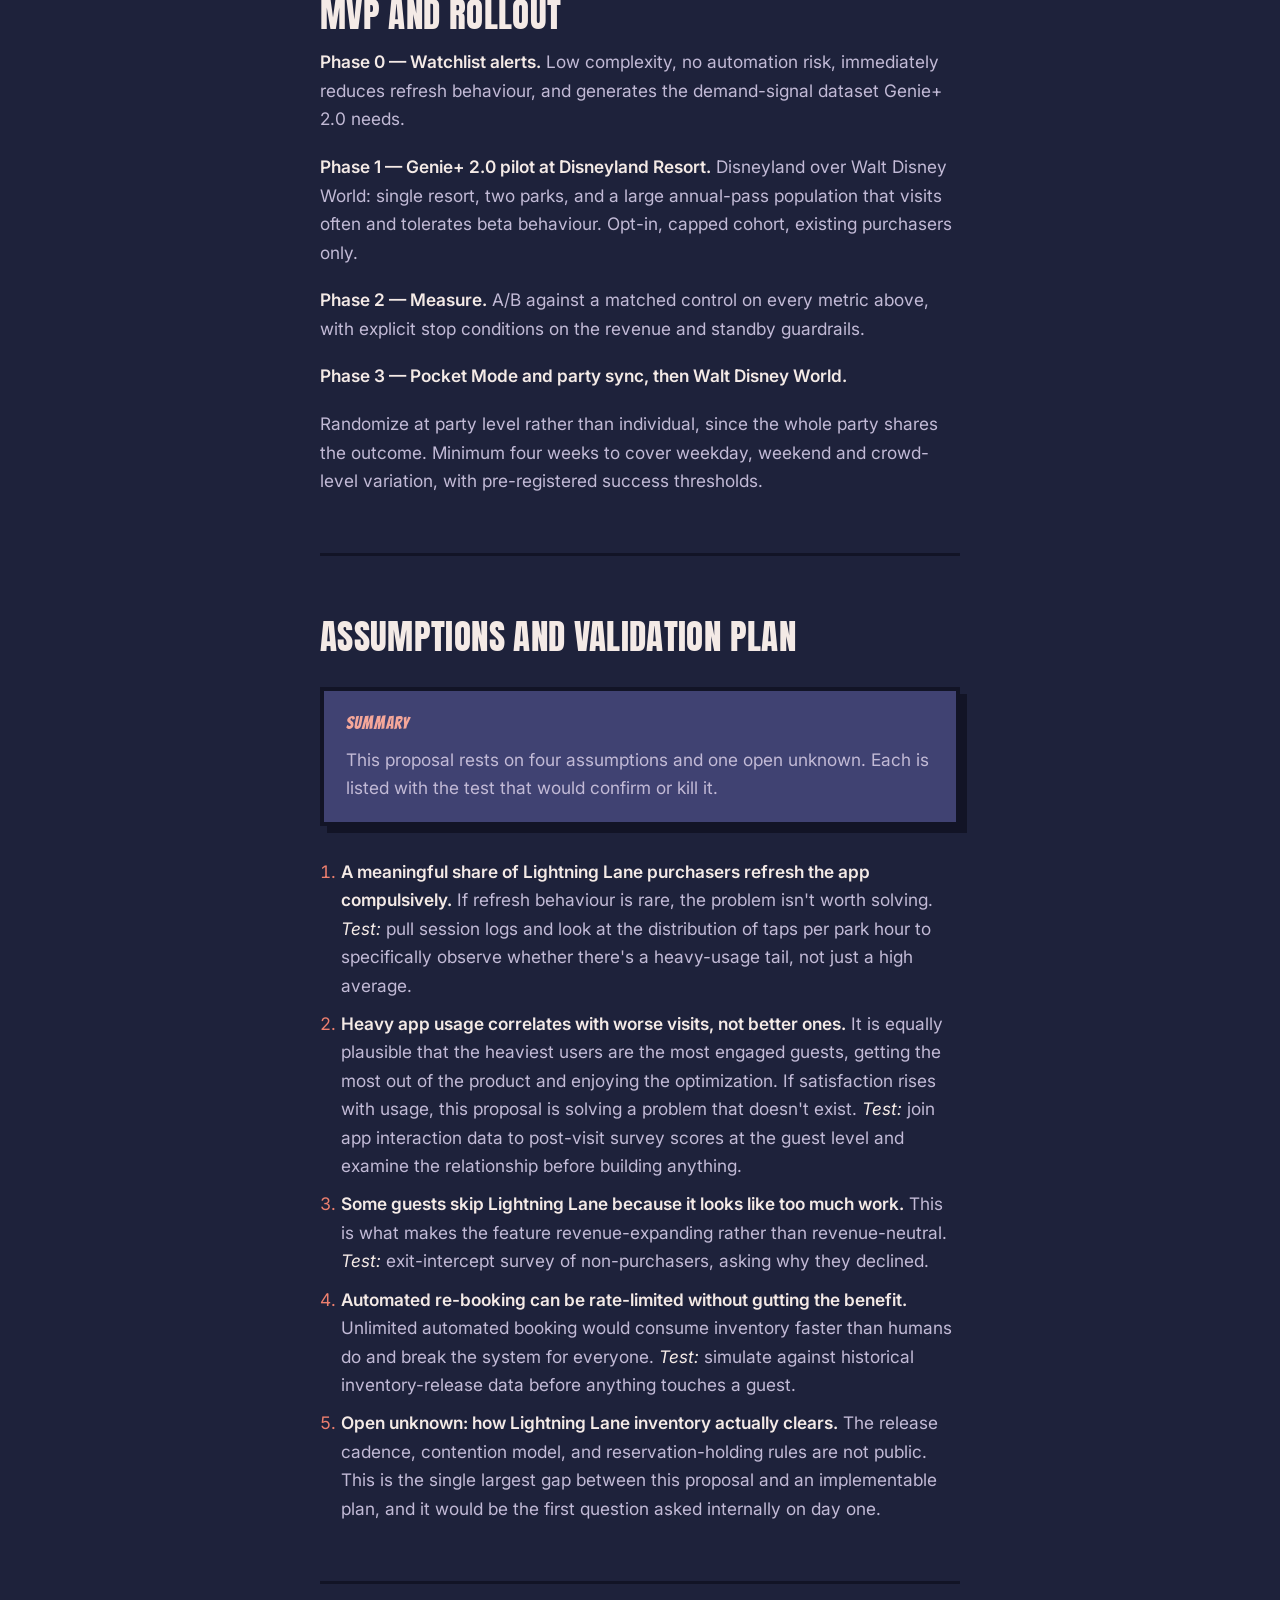
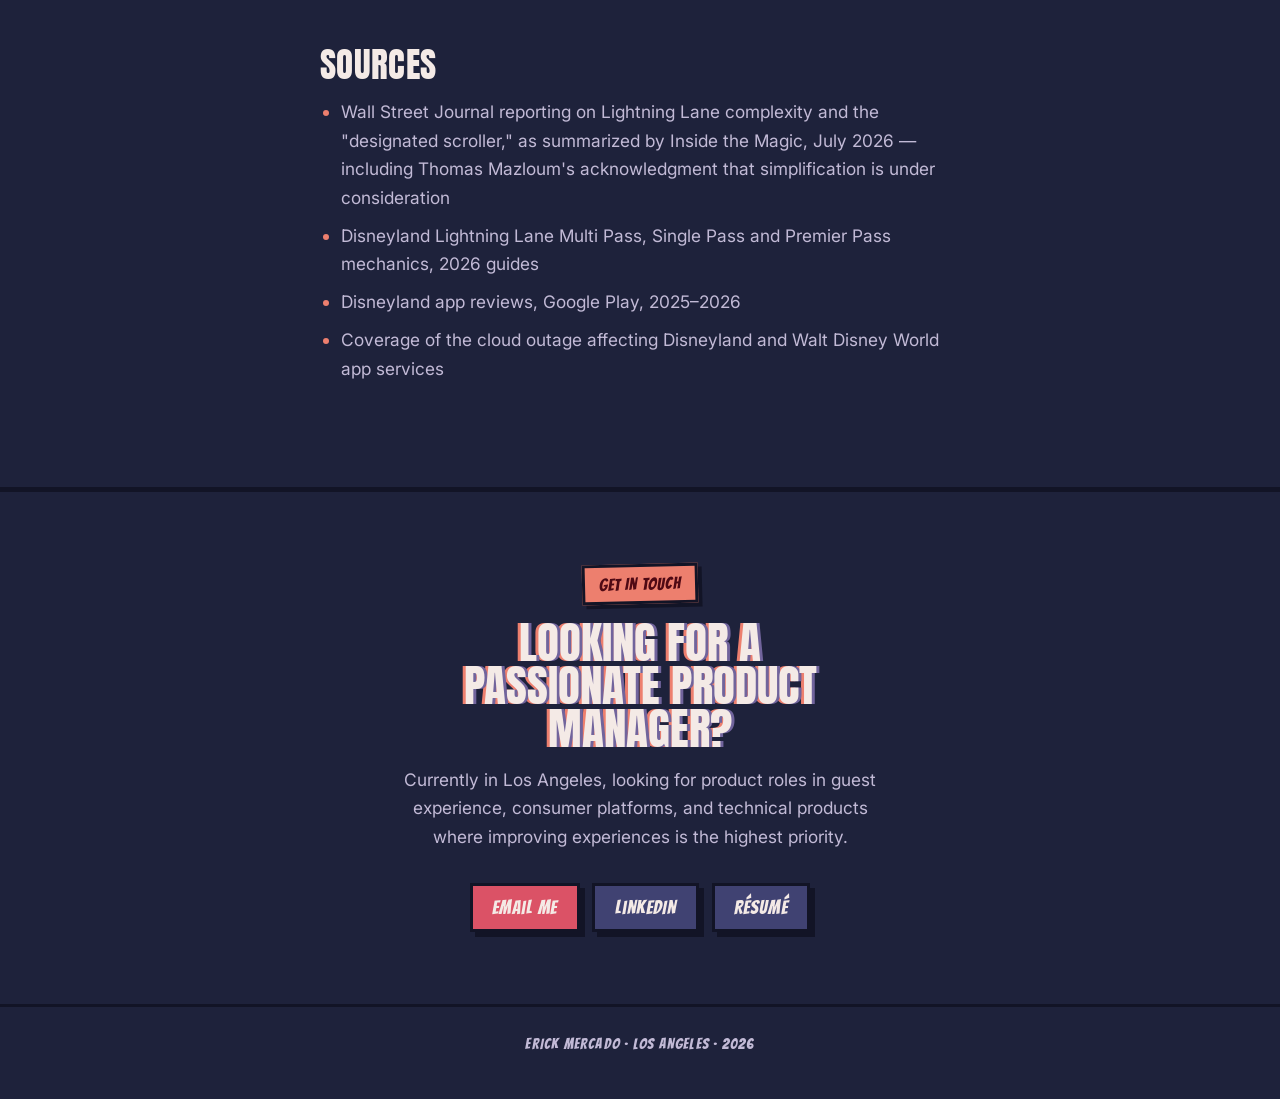
<file: work/genie-plus-2.html>
<!DOCTYPE html>
<html lang="en">
<head>
<meta charset="utf-8">
<meta name="viewport" content="width=device-width, initial-scale=1">
<title>Genie+ 2.0: Personal Disney Planner — Erick Mercado</title>
<meta name="description" content="Genie+ 2.0: an opt-in booking agent inside the Disneyland app that holds and re-books Lightning Lane selections for you, so nobody in your party has to spend the day refreshing.">
<link rel="canonical" href="https://erickmercado.com/work/genie-plus-2.html">
<meta property="og:type" content="article">
<meta property="og:title" content="Genie+ 2.0: Personal Disney Planner">
<meta property="og:description" content="An opt-in booking agent inside the Disneyland app that holds and re-books Lightning Lane selections for you, so nobody in your party spends the day refreshing.">
<link rel="icon" href="data:image/svg+xml,<svg xmlns='http://www.w3.org/2000/svg' viewBox='0 0 32 32'><rect width='32' height='32' fill='%231E223B'/><path d='M4 16 Q8 6 12 16 T20 16 T28 16' stroke='%23ED7F6E' stroke-width='3' fill='none'/><path d='M4 18 Q8 8 12 18 T20 18 T28 18' stroke='%2371649C' stroke-width='3' fill='none' opacity='.8'/></svg>">
<link rel="preconnect" href="https://fonts.googleapis.com">
<link rel="preconnect" href="https://fonts.gstatic.com" crossorigin>
<link href="https://fonts.googleapis.com/css2?family=Anton&family=Bangers&family=Inter:wght@400;500;600&display=swap" rel="stylesheet">

<style>
/* ============================================================
   Self-contained on purpose. This page loads no external CSS or
   JS, so it can never fall out of sync with the homepage or 404
   on a missing assets folder. The palette below is a copy of the
   one in index.html — if you change the colours there, paste the
   same eight values here.
   ============================================================ */
:root{
  --ink:#1E223B;
  --panel:#404272;
  --panel-lift:#4E5089;
  --paper:#F4EAE6;

  --coral:#ED7F6E;
  --coral-lift:#F5A79A;
  --rose:#DB5266;
  --berry:#A64863;
  --mauve:#C97CA4;
  --peri:#71649C;
  --deep:#4F0914;

  --line:#121426;
  --text:#EFE6E9;
  --text-dim:#C2BAD6;

  --display:"Anton",Impact,sans-serif;
  --comic:"Bangers",cursive;
  --body:"Inter",-apple-system,system-ui,sans-serif;

  --gut:clamp(1.25rem,5vw,3rem);
  --measure:40rem;
  --snap:steps(4,end);
}

*{box-sizing:border-box;}
html{scroll-behavior:smooth;-webkit-text-size-adjust:100%;}
body{
  margin:0;background:var(--ink);color:var(--text);
  font-family:var(--body);font-size:clamp(1rem,0.96rem + 0.2vw,1.08rem);
  line-height:1.65;overflow-x:hidden;
}
a{color:inherit;}
button{font:inherit;color:inherit;}
.wrap{max-width:72rem;margin:0 auto;padding-inline:var(--gut);}
.skip{position:absolute;left:-9999px;top:0;background:var(--coral);color:var(--deep);padding:0.7rem 1.1rem;font-weight:600;z-index:400;border:3px solid var(--line);}
.skip:focus{left:0;}
:focus-visible{outline:3px solid var(--coral);outline-offset:3px;}
::selection{background:var(--rose);color:var(--paper);}

body::after{
  content:"";position:fixed;inset:0;pointer-events:none;z-index:60;
  background-image:radial-gradient(circle at center,rgba(237,127,110,0.18) 1px,transparent 1.3px);
  background-size:5px 5px;mix-blend-mode:screen;opacity:0.55;
}
body::before{
  content:"";position:fixed;inset:0;pointer-events:none;z-index:0;
  background:
    radial-gradient(40rem 30rem at 12% 0%,rgba(64,66,114,0.55),transparent 62%),
    radial-gradient(38rem 28rem at 88% 8%,rgba(166,72,99,0.34),transparent 62%);
}
body > *{position:relative;z-index:1;}

.nav{
  position:sticky;top:0;z-index:200;
  display:flex;align-items:center;justify-content:space-between;gap:1rem;
  padding:0.7rem clamp(1.25rem,5vw,3rem);
  background:rgba(30,34,59,0.86);
  -webkit-backdrop-filter:blur(14px);backdrop-filter:blur(14px);
  border-bottom:3px solid var(--line);
}
.nav__mark{
  font-family:var(--display);font-size:1.4rem;letter-spacing:0.04em;
  text-decoration:none;color:var(--paper);
  text-shadow:2px 0 0 var(--peri),-2px 0 0 var(--coral);
}
.nav__links{display:flex;gap:clamp(0.9rem,3vw,1.9rem);}
.nav__links a{
  font-family:var(--comic);font-size:1.05rem;letter-spacing:0.04em;
  color:var(--text-dim);text-decoration:none;transition:color 120ms var(--snap);
}
.nav__links a:hover{color:var(--coral-lift);}

.caption{
  display:inline-block;font-family:var(--comic);font-size:1.05rem;letter-spacing:0.05em;
  background:var(--coral);color:var(--deep);border:3px solid var(--line);
  padding:0.25rem 0.85rem 0.15rem;box-shadow:4px 4px 0 var(--line);transform:rotate(-1.4deg);
}
.caption--mauve{background:var(--mauve);}

.backlink{
  display:inline-block;font-family:var(--comic);font-size:1rem;letter-spacing:0.05em;
  color:var(--text-dim);text-decoration:none;margin-bottom:1.4rem;
}
.backlink:hover{color:var(--coral-lift);}

.head{padding-block:clamp(2rem,6vw,4rem) clamp(1.2rem,3vw,2rem);text-align:center;}
.head h1{
  font-family:var(--display);font-weight:400;text-transform:uppercase;
  font-size:clamp(2rem,1.2rem + 3.6vw,4.2rem);
  line-height:0.92;letter-spacing:0.01em;margin:1rem auto 1rem;max-width:17ch;
  color:var(--paper);text-shadow:4px 0 0 var(--peri),-4px 0 0 var(--coral);
}
.standfirst{color:var(--text-dim);max-width:44ch;margin:0 auto;font-size:clamp(1rem,0.96rem + 0.4vw,1.2rem);}

.byline{
  display:flex;flex-wrap:wrap;justify-content:center;gap:0.55rem;
  margin:0 auto clamp(2rem,5vw,3rem);
}
.byline span{
  font-family:var(--comic);font-size:0.95rem;letter-spacing:0.04em;
  border:3px solid var(--line);background:var(--panel);padding:0.2rem 0.8rem 0.1rem;
  box-shadow:3px 3px 0 var(--line);
}

.divider{
  height:5px;border:0;margin:0;
  background:repeating-linear-gradient(90deg,
    var(--line) 0 14px,var(--rose) 14px 28px,var(--line) 28px 42px,var(--peri) 42px 56px);
}

/* ---- long-form reading column -------------------------------- */
.prose{max-width:var(--measure);margin:0 auto;padding-block:clamp(2rem,5vw,3.5rem) clamp(3rem,7vw,5rem);}
.prose h2{
  font-family:var(--display);font-weight:400;text-transform:uppercase;
  font-size:clamp(1.5rem,1.2rem + 1.5vw,2.2rem);
  line-height:0.98;letter-spacing:0.01em;
  margin:clamp(2.6rem,6vw,4rem) 0 1rem;color:var(--paper);
}
.prose h2:first-child{margin-top:0;}
.prose h3{
  font-family:var(--comic);font-size:1.3rem;letter-spacing:0.05em;
  margin:2.2rem 0 0.6rem;color:var(--coral-lift);
}
.prose p{margin:0 0 1.2rem;color:var(--text-dim);}
.prose ul,.prose ol{margin:0 0 1.5rem;padding-left:1.3rem;color:var(--text-dim);}
.prose li{margin-bottom:0.6rem;}
.prose li::marker{color:var(--coral);}
.prose strong{color:var(--paper);font-weight:600;}
.prose em{color:var(--paper);font-style:italic;}
.prose a{color:var(--coral-lift);text-decoration:none;border-bottom:2px solid var(--coral-lift);}
.prose hr{border:0;height:3px;background:var(--line);margin:clamp(2.6rem,6vw,3.6rem) 0;}

.prose blockquote{
  margin:2rem 0;padding:1.3rem 1.5rem;
  background:var(--panel);border:4px solid var(--line);
  box-shadow:8px 8px 0 var(--berry),8px 8px 0 4px var(--line);
}
.prose blockquote p{color:var(--paper);margin:0;font-size:1.06rem;}

.note{
  background:var(--panel);border:4px solid var(--line);
  box-shadow:7px 7px 0 var(--line);
  padding:1.2rem 1.4rem;margin:2rem 0;
}
.note p{margin:0;color:var(--text-dim);}
.note .note-label{
  font-family:var(--comic);font-size:1.05rem;letter-spacing:0.05em;
  color:var(--coral-lift);display:block;margin-bottom:0.5rem;
}

.table-scroll{overflow-x:auto;-webkit-overflow-scrolling:touch;margin:1.8rem 0 2.2rem;}
table{width:100%;border-collapse:collapse;font-size:0.92rem;min-width:30rem;}
th,td{
  text-align:left;padding:0.75rem 0.9rem;vertical-align:top;
  border-bottom:2px solid rgba(244,234,230,0.14);color:var(--text-dim);
}
th{
  font-family:var(--comic);font-size:0.95rem;letter-spacing:0.05em;
  color:var(--paper);border-bottom:3px solid var(--line);background:var(--panel);
}
td strong{color:var(--paper);}

/* ---- footer --------------------------------------------------- */
.contact{border-top:5px solid var(--line);}
.contact .inner{padding-block:clamp(2.6rem,7vw,4.5rem);text-align:center;}
.contact h2{
  font-family:var(--display);font-weight:400;text-transform:uppercase;
  font-size:clamp(1.6rem,1.2rem + 2vw,2.8rem);line-height:0.96;
  margin:1rem auto 1rem;max-width:20ch;color:var(--paper);
  text-shadow:3px 0 0 var(--peri),-3px 0 0 var(--coral);
}
.contact p{color:var(--text-dim);max-width:44ch;margin:0 auto;}
.pills{display:flex;flex-wrap:wrap;justify-content:center;gap:0.8rem;margin-top:2rem;}
.pill{
  font-family:var(--comic);font-size:1.2rem;letter-spacing:0.05em;text-decoration:none;
  background:var(--panel);color:var(--paper);border:3px solid var(--line);
  padding:0.4rem 1.2rem 0.28rem;box-shadow:5px 5px 0 var(--line);
  transition:transform 100ms var(--snap),box-shadow 100ms var(--snap),background 100ms var(--snap);
}
.pill:hover{transform:translate(3px,3px);box-shadow:2px 2px 0 var(--line);background:var(--panel-lift);}
.pill--primary{background:var(--rose);color:var(--paper);}
.pill--primary:hover{background:var(--coral);color:var(--deep);}
.colophon{
  text-align:center;font-family:var(--comic);font-size:0.95rem;letter-spacing:0.08em;
  color:var(--text-dim);padding-block:1.6rem 2.6rem;border-top:3px solid var(--line);
}

@media(prefers-reduced-motion:reduce){
  html{scroll-behavior:auto;}
  *{animation:none!important;transition:none!important;}
}

@media print{
  body::before,body::after,.nav,.contact,.backlink{display:none;}
  body{background:#fff;color:#000;font-size:11pt;}
  .prose p,.prose li,td{color:#000;}
  .prose h2,.prose h3,.head h1{color:#000;text-shadow:none;}
  .prose{max-width:none;}
}
</style>
</head>

<body>

<a class="skip" href="#main">Skip to content</a>

<header class="nav">
  <a class="nav__mark" href="../index.html">EM</a>
  <nav class="nav__links" aria-label="Primary">
    <a href="../index.html#work">Work</a>
    <a href="../index.html#about">About</a>
    <a href="#contact">Contact</a>
  </nav>
</header>

<main id="main">

  <section class="wrap head">
    <a class="backlink" href="../index.html#work">&larr; All work</a>
    <div><span class="caption caption--mauve">Case Study &middot; Disneyland App</span></div>
    <h1>Genie+ 2.0: Personal Disney Planner</h1>
    <p class="standfirst">Disney's paid line-skipping system works. It also created a job nobody wanted: one person per party spends the day operating an app instead of being on vacation which taints their overall experience of the parks.</p>
  </section>

  <div class="wrap">
    <div class="byline">
      <span>Self-directed</span>
      <span>2026</span>
      <span>~12 min read</span>
    </div>
  </div>

  <hr class="divider">

  <div class="wrap">
    <article class="prose">

      <div class="note">
        <span class="note-label">Note on method</span>
        <p>This is independent work. I have no access to Disney's internal analytics. Every number below is either externally sourced or explicitly labelled as an assumption.</p>
      </div>

      <h2>The bet</h2>

      <p>Disney can separate <em>getting a good ride schedule</em> from <em>manually operating the app all day</em>. I propose <strong>Genie+ 2.0</strong>: an opt-in, preference-driven booking agent inside the Disneyland app that reserves and re-books Lightning Lane selections on the guest's behalf, and simply tells them where to walk next <em>like magic...</em></p>

      <p><strong>North star metric:</strong> Attractions experienced per guest-day, per app interaction. Today's system improves the numerator by inflating the denominator. The goal is to hold or raise attractions experienced while cutting app interactions per park hour by half.</p>

      <p><strong>Why now:</strong> in July 2026, Disney Experiences Chair Thomas Mazloum publicly acknowledged the complexity of the Lightning Lane system and said simplifying the guest experience was under consideration. This proposal targets a problem leadership wants solved.</p>

      <hr>

      <h2>Strategic context</h2>

      <p>Disney Parks monetizes two scarce resources: <strong>guest time in park</strong> and <strong>guest experience </strong>. The current digital layer optimizes the first while quietly destroying the second over time.</p>

      <div class="table-scroll">
        <table>
          <thead><tr><th>Force</th><th>Direction</th></tr></thead>
          <tbody>
            <tr><td>Paid line-skipping drives high-margin per-guest revenue</td><td>Toward more app complexity</td></tr>
            <tr><td>Satisfaction depends on feeling immersed, not managed</td><td>Toward less app usage</td></tr>
            <tr><td>Rumored cross-property "Super App" consolidation</td><td>Toward more surface area in one place</td></tr>
          </tbody>
        </table>
      </div>

      <p>The focus on Lightning Lane should be the <strong>experience</strong>. Guests don't want to operate a reservation system. They want to ride more rides, relax more, and walk less. A feature that delivers the outcome without the operation captures the revenue <em>and</em> the satisfaction leading to repeat visits. A <strong>happier</strong> guest is a more <strong>valuable</strong> guest.</p>

      <hr>

      <h2>The problem</h2>

      <h3>What guests actually do</h3>

      <p>At Disneyland, Lightning Lane Multi Pass requires scanning into the park before booking a first selection. A guest then holds up to three selections at a time and can book another only after redeeming one, plus a limited number of Single Passes for headliner attractions. <strong>Selections can be modified before the arrival window opens and are subject to availability.</strong></p>

      <p>That last clause is where the damage happens. Because thousands of guests are constantly modifying and cancelling, desirable return times surface unpredictably. The only winning strategy is to refresh continuously. Guests have nicknamed this "playing the Disney slots."</p>

      <h3>The resulting failure modes</h3>

      <div class="table-scroll">
        <table>
          <thead><tr><th>#</th><th>Failure mode</th><th>Evidence</th></tr></thead>
          <tbody>
            <tr><td>P1</td><td><strong>Attention tax.</strong> One party member is effectively removed from the vacation to operate the app.</td><td>WSJ: Social Media and Forums</td></tr>
            <tr><td>P2</td><td><strong>Anxiety and regret.</strong> Optimization pressure turns a leisure purchase into a performance test with a visible scoreboard.</td><td>App reviews; fan forums</td></tr>
            <tr><td>P3</td><td><strong>Battery as a single point of failure.</strong> The app holds entry, tickets, passes and orders. A dead phone ends the day.</td><td>App reviews; standard advice to carry a battery pack</td></tr>
            <tr><td>P4</td><td><strong>Reliability at the gate.</strong> Recurring reports of pass screens failing at entry, plus resort-wide outages during third-party cloud incidents.</td><td>Google Play reviews; outage coverage</td></tr>
            <tr><td>P5</td><td><strong>Skill-based inequity.</strong> Two families paying the same price get different days based on app fluency.</td><td>An entire guide industry exists because the system requires expertise</td></tr>
          </tbody>
        </table>
      </div>

      <h3>Why I scoped to P1 and P2</h3>

      <ul>
        <li>P3 and P4 are reliability problems with known owners. They need investment, not product invention.</li>
        <li>P5 is a <em>consequence</em> of P1. Remove the skill requirement and the equity gap narrows on its own.</li>
        <li>P1 is the problem the Chair of Disney Experiences publicly flagged. Solving it solves a core issue.</li>
      </ul>

      <blockquote>
        <p>Guests who pay for Lightning Lane must continuously operate the app to get the value they paid for. This converts a premium leisure purchase into an unpaid logistics job, degrading satisfaction for the whole party while producing no additional revenue for Disney. If anything, a negative experience increases the likelihood of reduced in park purchases (Merchandise and Dining) and future visits.</p>
      </blockquote>

      <hr>

      <h2>Users</h2>

      <div class="table-scroll">
        <table>
          <thead><tr><th>Persona</th><th>Job to be done</th><th>Current pain</th></tr></thead>
          <tbody>
            <tr><td><strong>The Operator</strong><br>adult who plans the trip</td><td>Get my family on the most rides without ruining my own day</td><td>Becomes the designated scroller; ends the trip resentful</td></tr>
            <tr><td><strong>Once-in-a-Lifetime Family</strong><br>out of state</td><td>Get the most out of this one visit</td><td>No system fluency; loses hours to bad picks; highest regret risk</td></tr>
            <tr><td><strong>Magic Key Local</strong><br>frequent, low stakes</td><td>A pleasant few hours after work</td><td>Over-served by a system built for full-day optimization</td></tr>
            <tr><td><strong>Park Operations</strong><br>internal</td><td>Distribute demand smoothly across the day</td><td>Refresh-driven churn creates noisy, hard-to-forecast demand</td></tr>
          </tbody>
        </table>
      </div>

      <p>The Once-in-a-Lifetime Family is the priority persona: highest spend, highest emotional stakes, lowest fluency, and the segment whose word of mouth drives future demand.</p>

      <hr>

      <h2>The proposal: Genie+ 2.0</h2>

      <p>An opt-in mode in the Disneyland app. The guest states intent once; the system executes all day like magic.</p>

      <h3>Core flow</h3>

      <p><strong>Set intent</strong>: two minutes, before or at park entry. Rank must-ride attractions, set party composition (height and age constraints apply automatically), pick a pace, name a lunch window, and enter hard constraints like a parade time, a stroller, or mobility needs.</p>

      <p><strong>Genie runs</strong>: the system holds the maximum allowed selections at all times and re-books toward better times as inventory appears. The same behaviour the designated scroller performs manually, executed server-side. Guest-facing complexity: zero.</p>

      <p><strong>The app says where to walk</strong>: one card, readable in under three seconds: next attraction, walking time, when the window opens, and what's queued after it.</p>

      <p><strong>Adapt without ceremony</strong>: "not feeling this one" swaps it and rebalances the day in one tap. A ride breakdown triggers an automatic re-plan and a push notification. No refreshing.</p>

      <h3>Supporting features</h3>

      <ul>
        <li><strong>Watchlist alerts</strong> : For guests who don't want full automation: notify me if this ride drops below a 40-minute wait, or a window opens before 6pm. Converts refreshing into a passive subscription. This is the cheapest thing to build and I would ship it first.</li>
        <li><strong>Pocket Mode</strong> : A low-power, lock-screen-first surface which minimizes battery drain and screen time.</li>
        <li><strong>Party sync</strong> : Everyone sees the same plan, creating a shared experience and improving collaboration.</li>
      </ul>

      <h3>Explicitly Out of Scope</h3>

      <ul>
        <li><strong>Free Lightning Lane.</strong> The revenue is structural to the product. The goal is a better paid experience, not a cheaper one.</li>
        <li><strong>A merged "super app" with streaming.</strong> Adding video to an app that already struggles at the park gate increases risk in exactly the area guests complain about most.</li>
        <li><strong>A fixed, full-day itinerary.</strong> Rigid plans break on first contact with a closure and restricts flexibility.</li>
        <li><strong>Gamification.</strong> Streaks and badges would raise engagement metrics while making the core problem worse over time.</li>
      </ul>

      <hr>

      <h2>Success metrics</h2>

      <div class="table-scroll">
        <table>
          <thead><tr><th>Type</th><th>Metric</th><th>Target</th></tr></thead>
          <tbody>
            <tr><td>Primary</td><td>App interactions per park hour</td><td>&minus;50% vs. control</td></tr>
            <tr><td>Primary</td><td>Attractions experienced per guest-day</td><td>&ge; control (must not regress)</td></tr>
            <tr><td>Satisfaction</td><td>"I felt present during my visit"</td><td>+10 pts</td></tr>
            <tr><td>Satisfaction</td><td>Post-visit NPS</td><td>+5 pts</td></tr>
            <tr><td><strong>Guardrail</strong></td><td>Lightning Lane attach rate &amp; revenue per guest</td><td>Flat or up — non-negotiable</td></tr>
            <tr><td><strong>Guardrail</strong></td><td>Standby waits for non-purchasers</td><td>No degradation</td></tr>
            <tr><td><strong>Guardrail</strong></td><td>Median party phone battery at 6pm</td><td>Improved</td></tr>
            <tr><td>Adoption</td><td>Share of purchasers enabling Genie+ 2.0</td><td>30% within two quarters</td></tr>
          </tbody>
        </table>
      </div>

      <p>The revenue guardrail carries the most political weight. <strong>If Genie+ 2.0 reduces the perceived need to buy Lightning Lane, it fails commercially regardless of guest sentiment.</strong> The counter-hypothesis is that removing the operational burden expands the addressable market to guests who currently decline because the product looks like work.</p>

      <p>A second revenue path is tracked separately and deliberately not folded into the guardrail. Time recovered from the phone is time returned to the park's physical commerce surfaces: quick-service lines, shops, sit-down dining, and guests who feel less friction are likelier to spend discretionarily. That effect is measured as a secondary metric, not as an offset. Therefore, a lift in food and merchandise spend does not excuse a decline in Lightning Lane attach. Both must hold.</p>
      <hr>

      <h2>Risks</h2>

      <div class="table-scroll">
        <table>
          <thead><tr><th>Risk</th><th>Mitigation</th></tr></thead>
          <tbody>
            <tr><td><strong>Contention arms race.</strong> Automated re-booking outcompetes manual users and increases churn.</td><td>Rate-limit to human-plausible frequency; hold out a control to measure the effect on manual users before scaling.</td></tr>
            <tr><td><strong>Cannibalization.</strong> Guests decide a lower tier is now good enough.</td><td>Revenue guardrail; pilot only on existing purchasers so no new demand is diverted during measurement.</td></tr>
            <tr><td><strong>Loss of serendipity.</strong> Over-optimized days feel scripted.</td><td>Relaxed pace as default; never fill 100% of the day.</td></tr>
            <tr><td><strong>Operational load imbalance.</strong> Genie+ 2.0 herds guests into the same lands at once.</td><td>Optimize with a park-level distribution constraint, not greedily per guest. Ops gets a dial.</td></tr>
            <tr><td><strong>Trust failure.</strong> A bad automated swap costs someone their must-ride.</td><td>Hard locks on top-ranked attractions; explicit confirmation before any change to a locked selection.</td></tr>
            <tr><td><strong>Accessibility regression.</strong> Automation obscures mobility and disability accommodations.</td><td>Constraints entered up front are hard constraints in the optimizer, not preferences. Accessibility review gates the pilot.</td></tr>
          </tbody>
        </table>
      </div>

      <hr>

      <h2>MVP and rollout</h2>

      <p><strong>Phase 0 — Watchlist alerts.</strong> Low complexity, no automation risk, immediately reduces refresh behaviour, and generates the demand-signal dataset Genie+ 2.0 needs.</p>

      <p><strong>Phase 1 — Genie+ 2.0 pilot at Disneyland Resort.</strong> Disneyland over Walt Disney World: single resort, two parks, and a large annual-pass population that visits often and tolerates beta behaviour. Opt-in, capped cohort, existing purchasers only.</p>

      <p><strong>Phase 2 — Measure.</strong> A/B against a matched control on every metric above, with explicit stop conditions on the revenue and standby guardrails.</p>

      <p><strong>Phase 3 — Pocket Mode and party sync, then Walt Disney World.</strong></p>

      <p>Randomize at party level rather than individual, since the whole party shares the outcome. Minimum four weeks to cover weekday, weekend and crowd-level variation, with pre-registered success thresholds.</p>

      <hr>

<h2>Assumptions and Validation Plan</h2>

      <div class="note">
        <span class="note-label">Summary</span>
        <p>This proposal rests on four assumptions and one open unknown. Each is listed with the test that would confirm or kill it.</p>
      </div>

      <ol>
        <li><strong>A meaningful share of Lightning Lane purchasers refresh the app compulsively.</strong> If refresh behaviour is rare, the problem isn't worth solving. <em>Test:</em> pull session logs and look at the distribution of taps per park hour to specifically observe whether there's a heavy-usage tail, not just a high average.</li>

        <li><strong>Heavy app usage correlates with worse visits, not better ones.</strong> It is equally plausible that the heaviest users are the most engaged guests, getting the most out of the product and enjoying the optimization. If satisfaction rises with usage, this proposal is solving a problem that doesn't exist. <em>Test:</em> join app interaction data to post-visit survey scores at the guest level and examine the relationship before building anything.</li>

        <li><strong>Some guests skip Lightning Lane because it looks like too much work.</strong> This is what makes the feature revenue-expanding rather than revenue-neutral. <em>Test:</em> exit-intercept survey of non-purchasers, asking why they declined.</li>

        <li><strong>Automated re-booking can be rate-limited without gutting the benefit.</strong> Unlimited automated booking would consume inventory faster than humans do and break the system for everyone. <em>Test:</em> simulate against historical inventory-release data before anything touches a guest.</li>

        <li><strong>Open unknown: how Lightning Lane inventory actually clears.</strong> The release cadence, contention model, and reservation-holding rules are not public. This is the single largest gap between this proposal and an implementable plan, and it would be the first question asked internally on day one.</li>
      </ol>

      <hr>

      <h2>Sources</h2>
      <ul>
        <li>Wall Street Journal reporting on Lightning Lane complexity and the "designated scroller," as summarized by Inside the Magic, July 2026 — including Thomas Mazloum's acknowledgment that simplification is under consideration</li>
        <li>Disneyland Lightning Lane Multi Pass, Single Pass and Premier Pass mechanics, 2026 guides</li>
        <li>Disneyland app reviews, Google Play, 2025–2026</li>
        <li>Coverage of the cloud outage affecting Disneyland and Walt Disney World app services</li>
      </ul>

    </article>
  </div>

</main>

<footer class="contact" id="contact">
  <div class="wrap inner">
    <span class="caption">Get In Touch</span>
    <h2>Looking for a passionate product manager?</h2>
    <p>Currently in Los Angeles, looking for product roles in guest experience, consumer platforms, and technical products where improving experiences is the highest priority.</p>
    <div class="pills">
      <a class="pill pill--primary" href="mailto:erick.mercado2016@gmail.com">Email me</a>
      <a class="pill" href="https://www.linkedin.com/in/erick-mercado/">LinkedIn</a>
      <a class="pill" href="../ErickMercadoResume.pdf">R&eacute;sum&eacute;</a>
    </div>
  </div>
  <div class="colophon">ERICK MERCADO &middot; LOS ANGELES &middot; <span id="year">2026</span></div>
</footer>

<script>
document.getElementById("year").textContent = new Date().getFullYear();
</script>

</body>
</html>
</file>
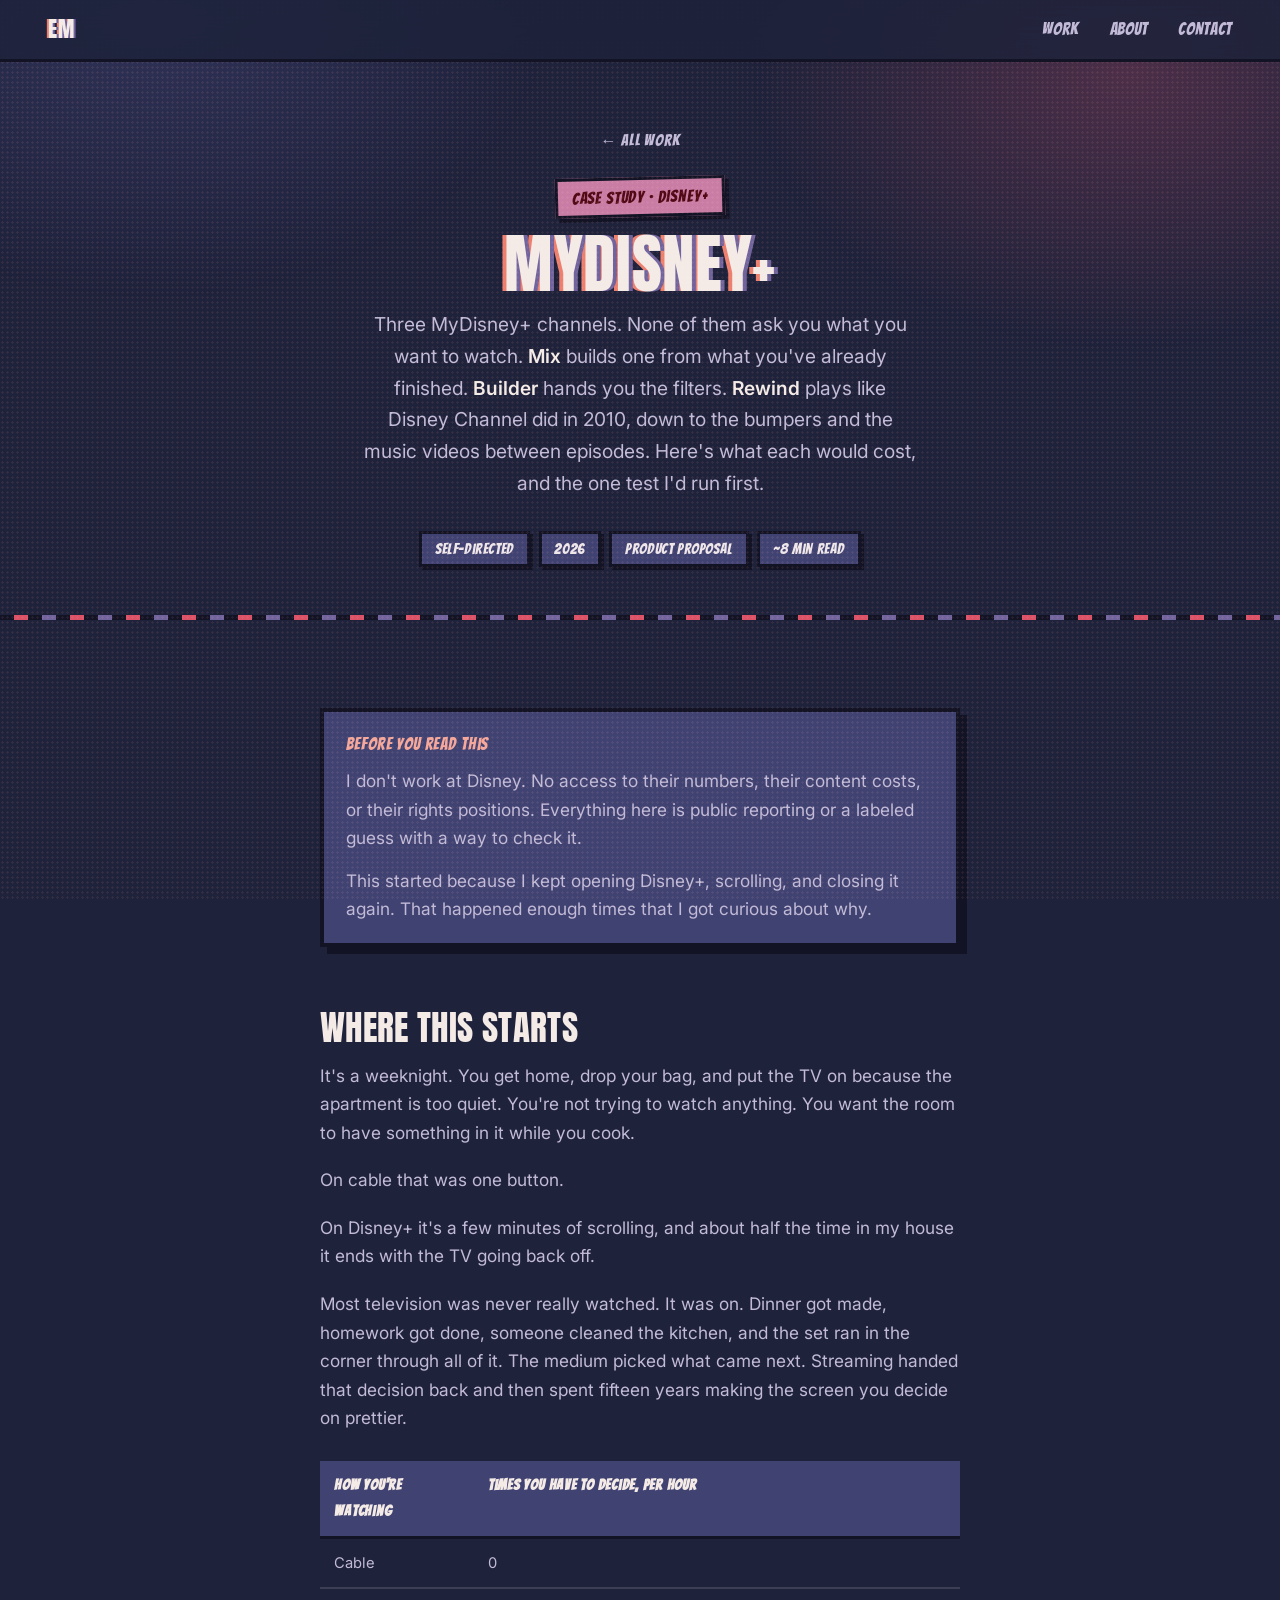
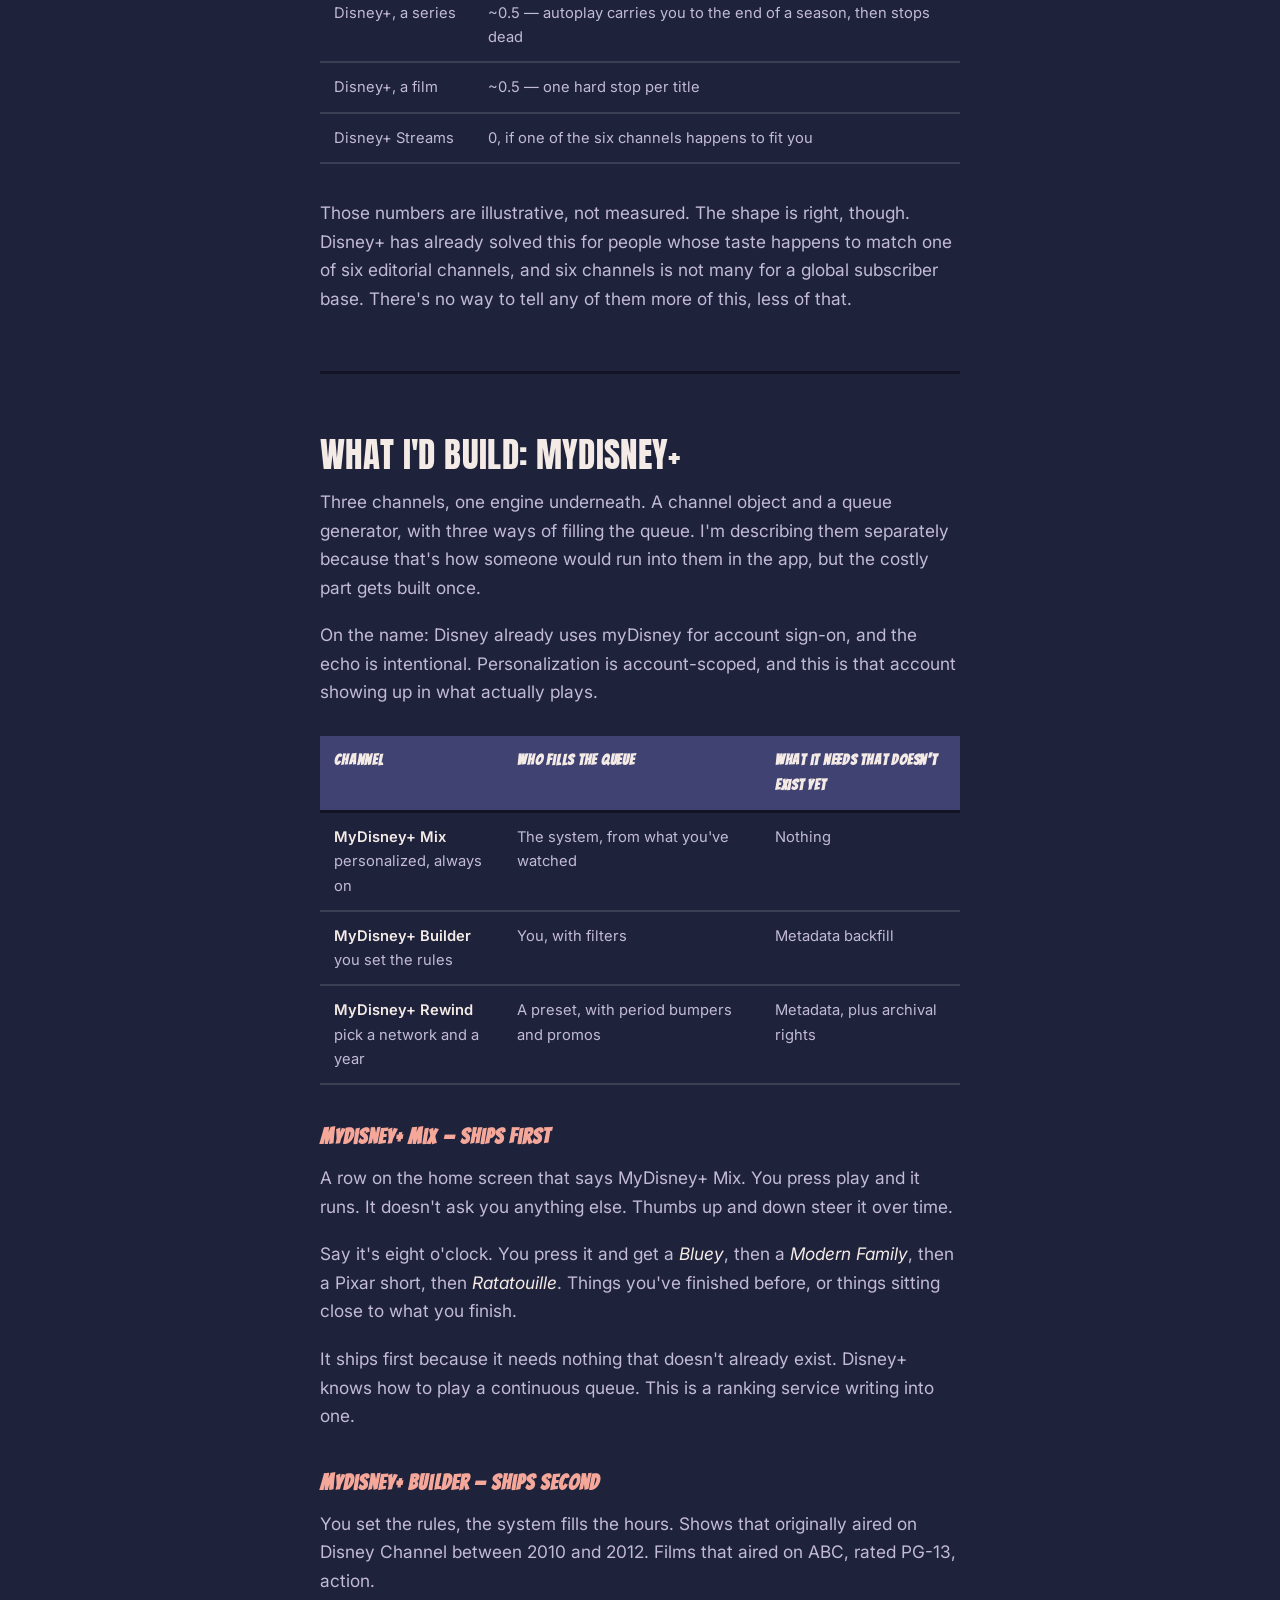
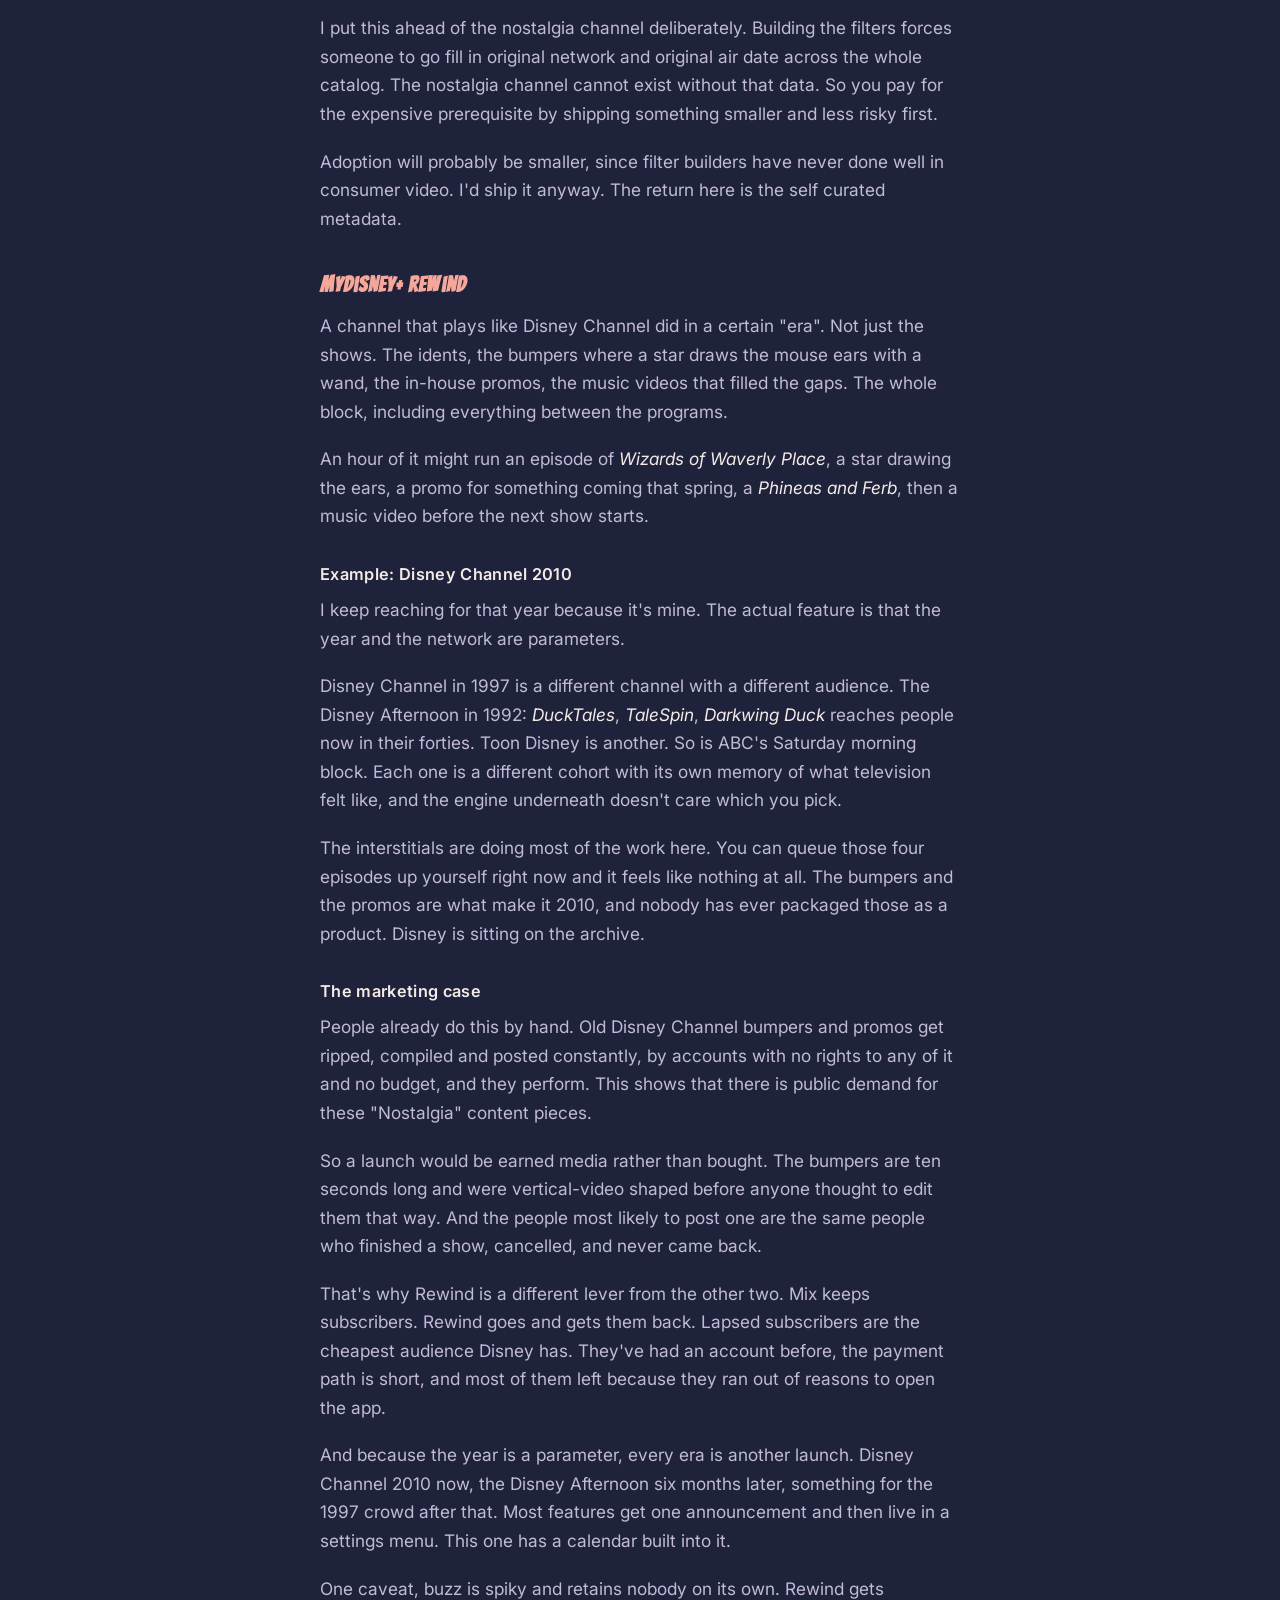
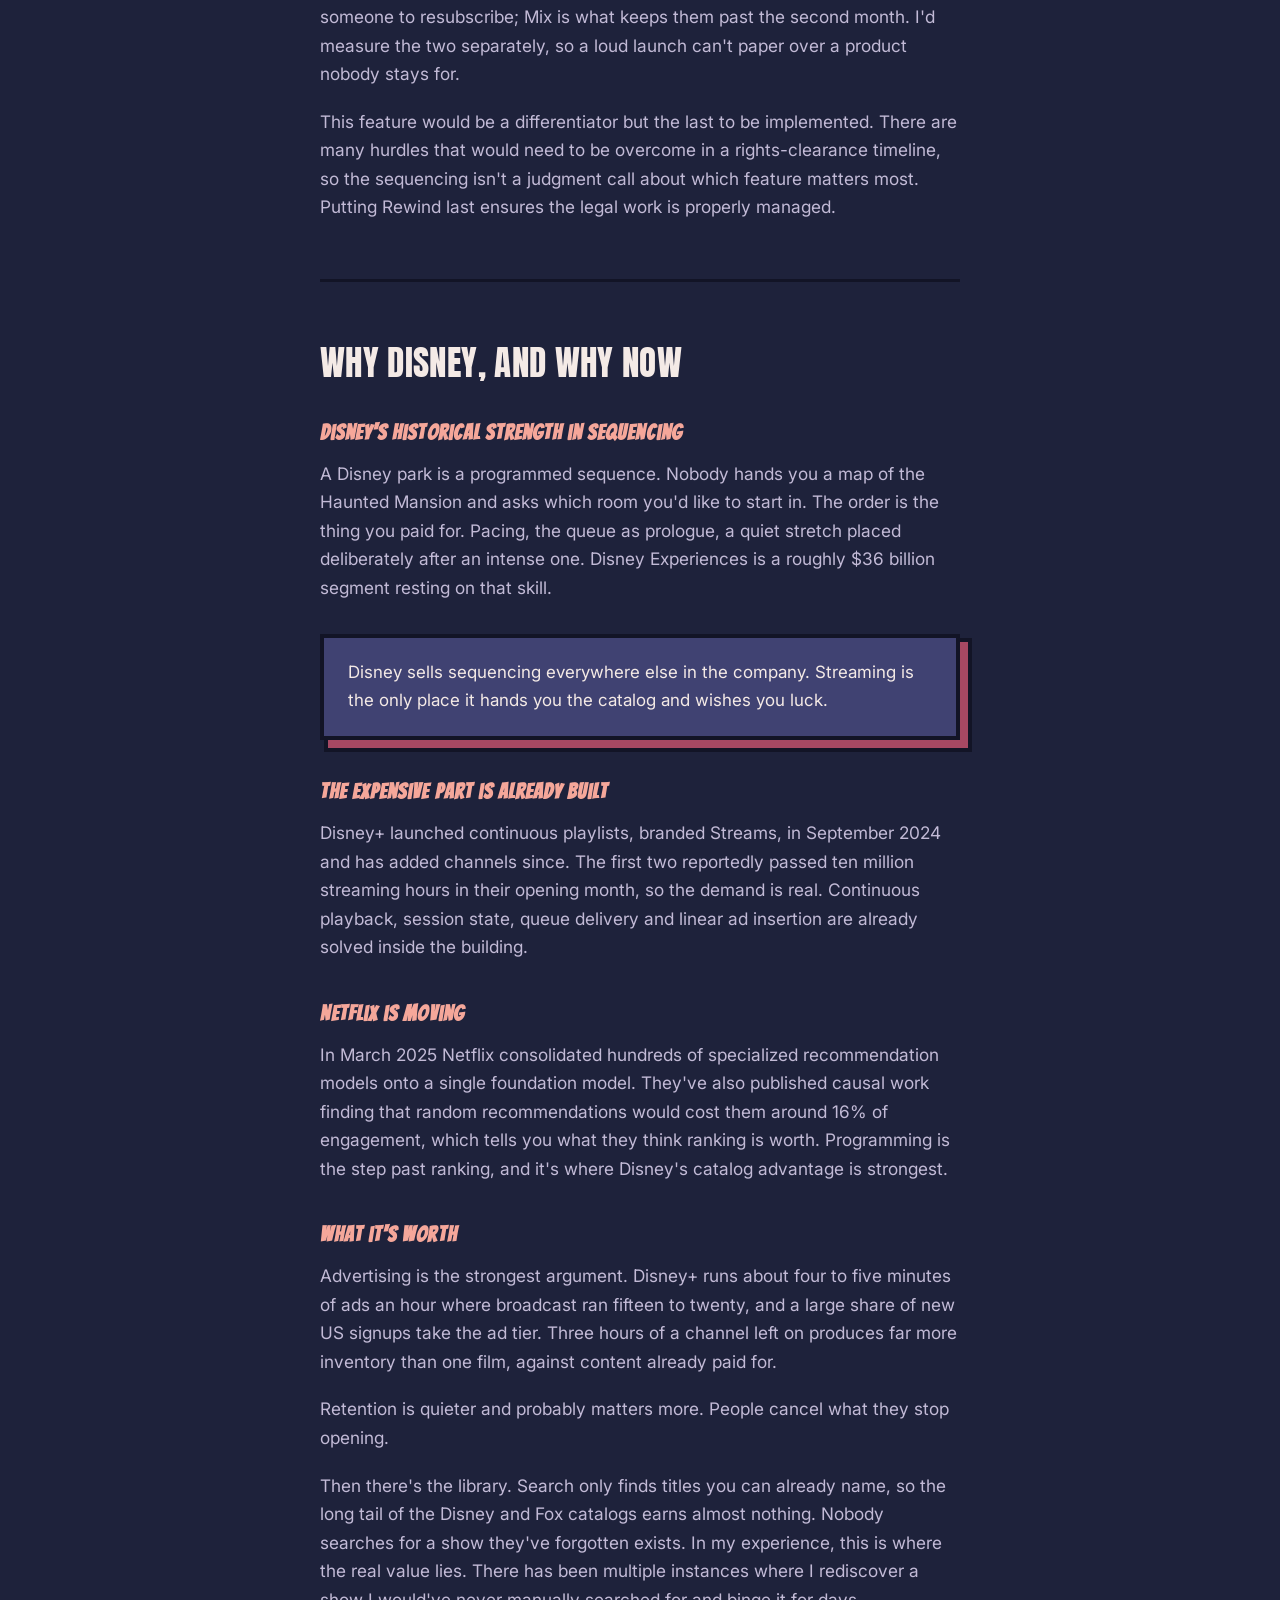
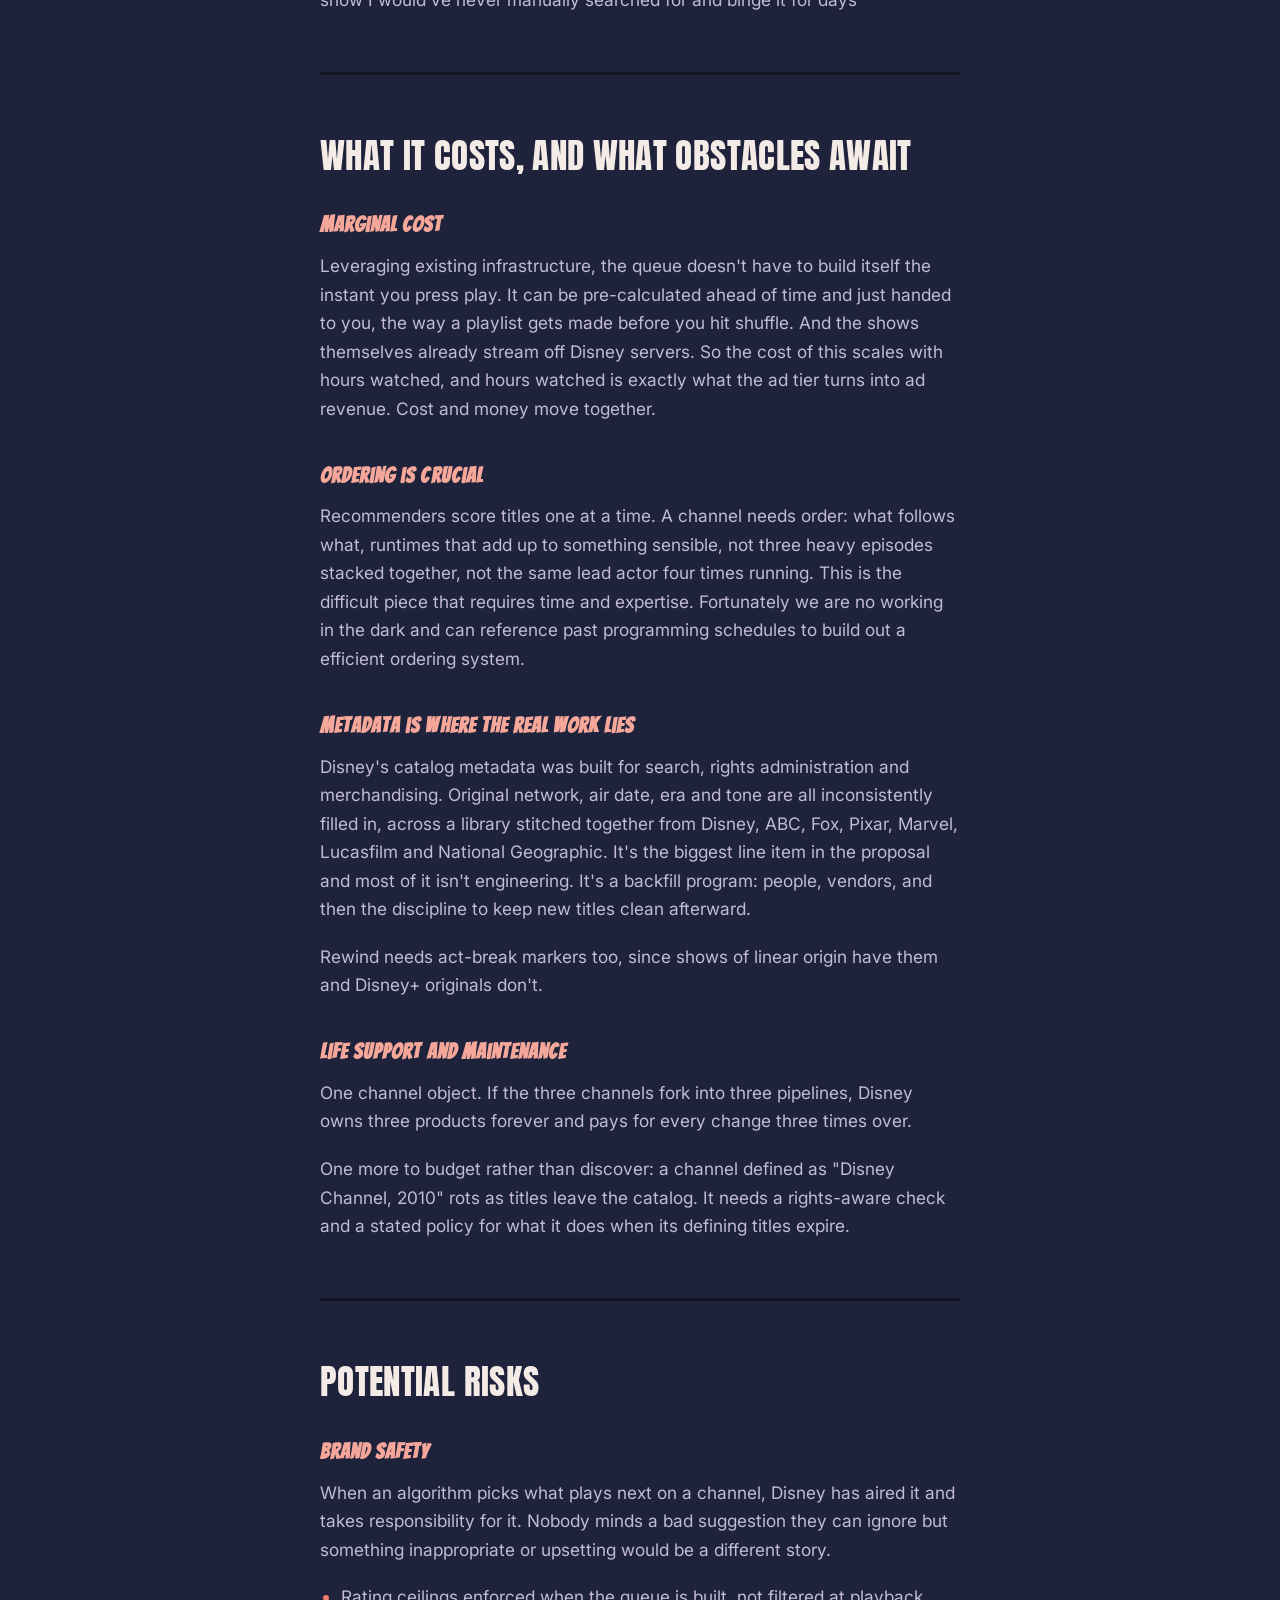
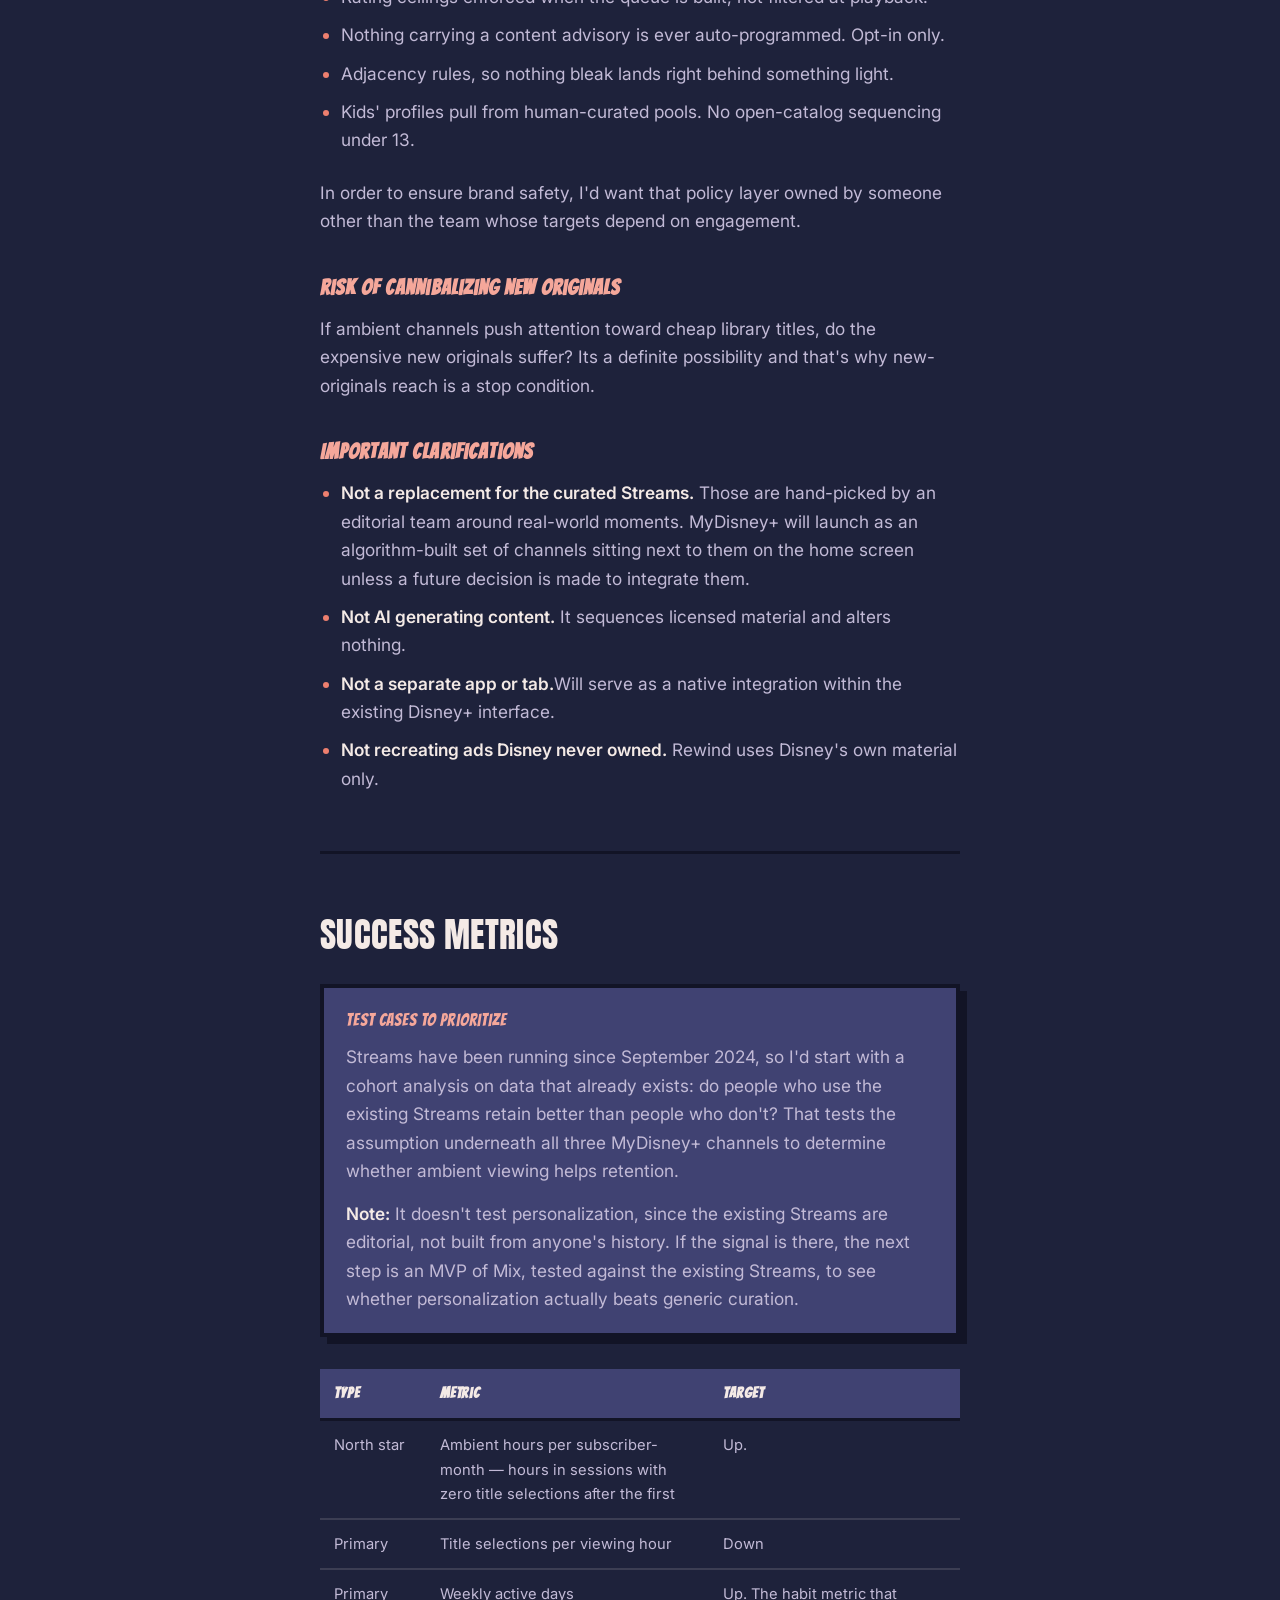
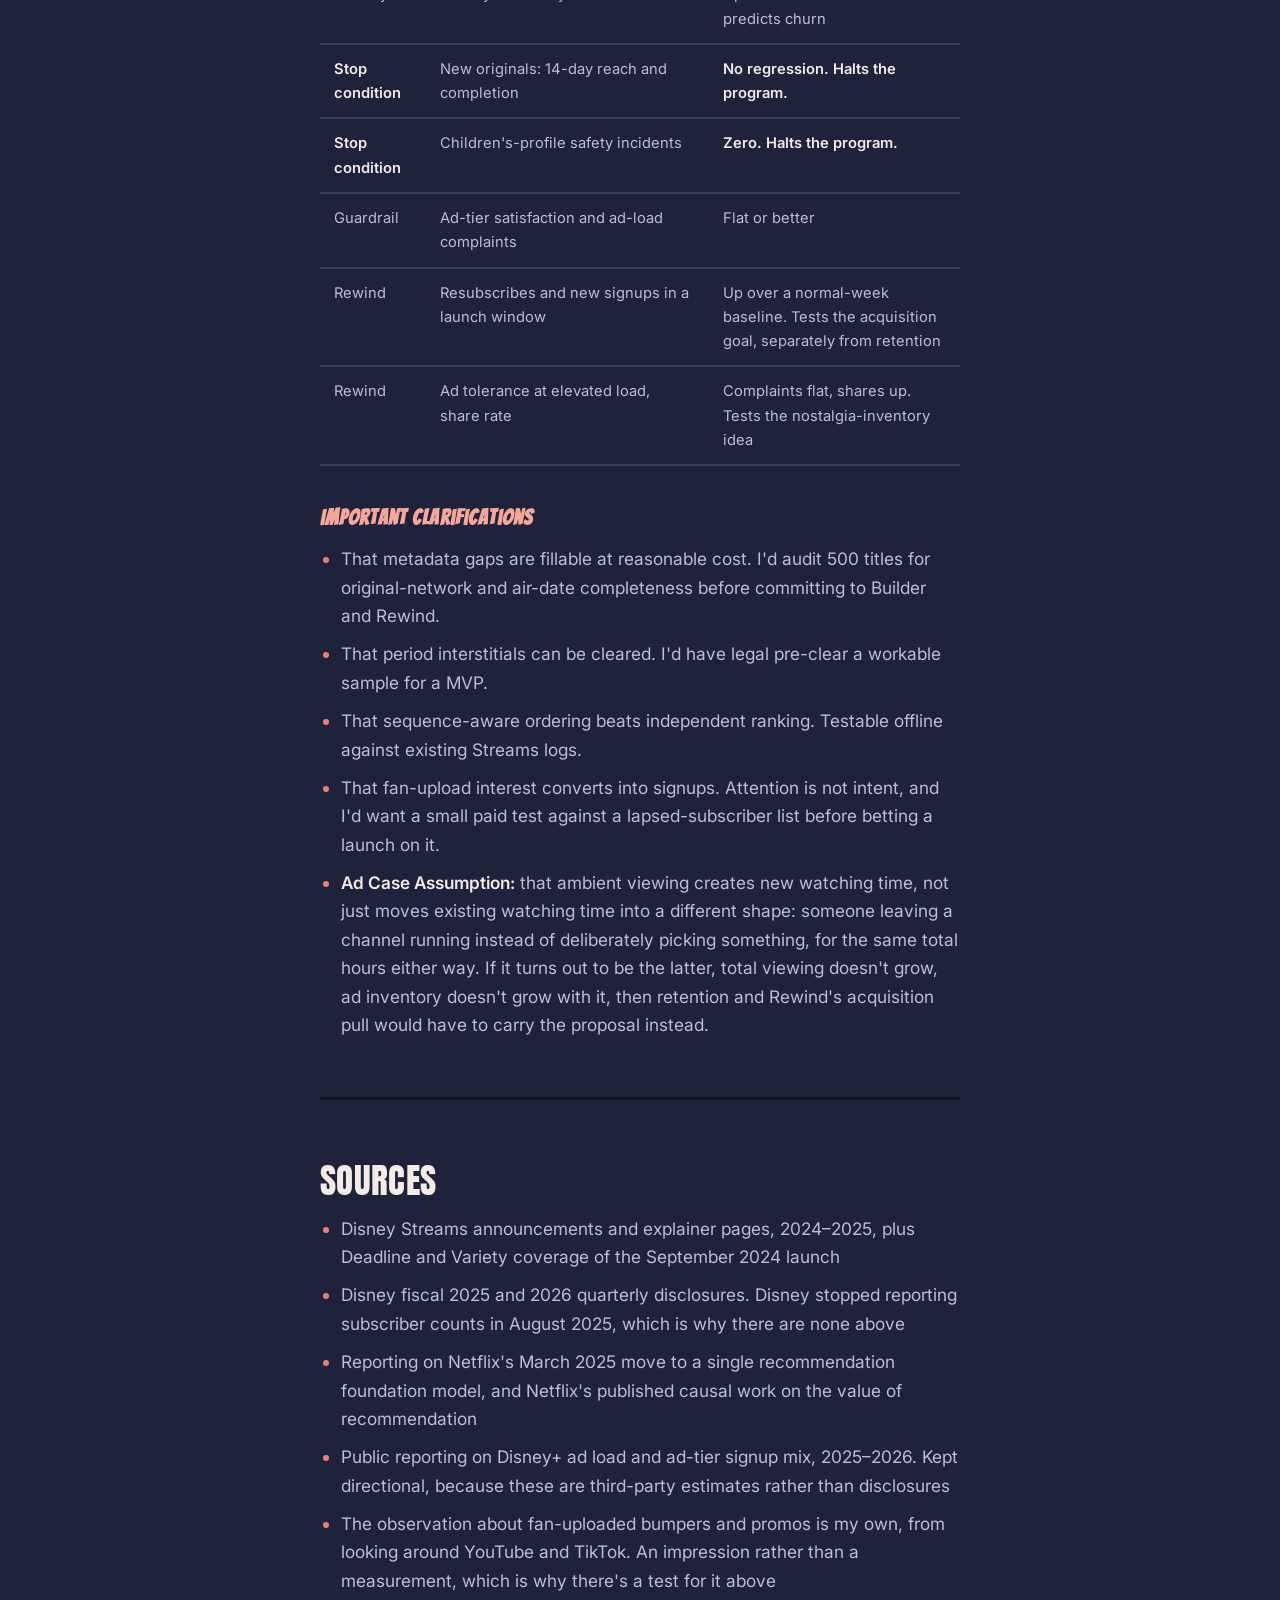
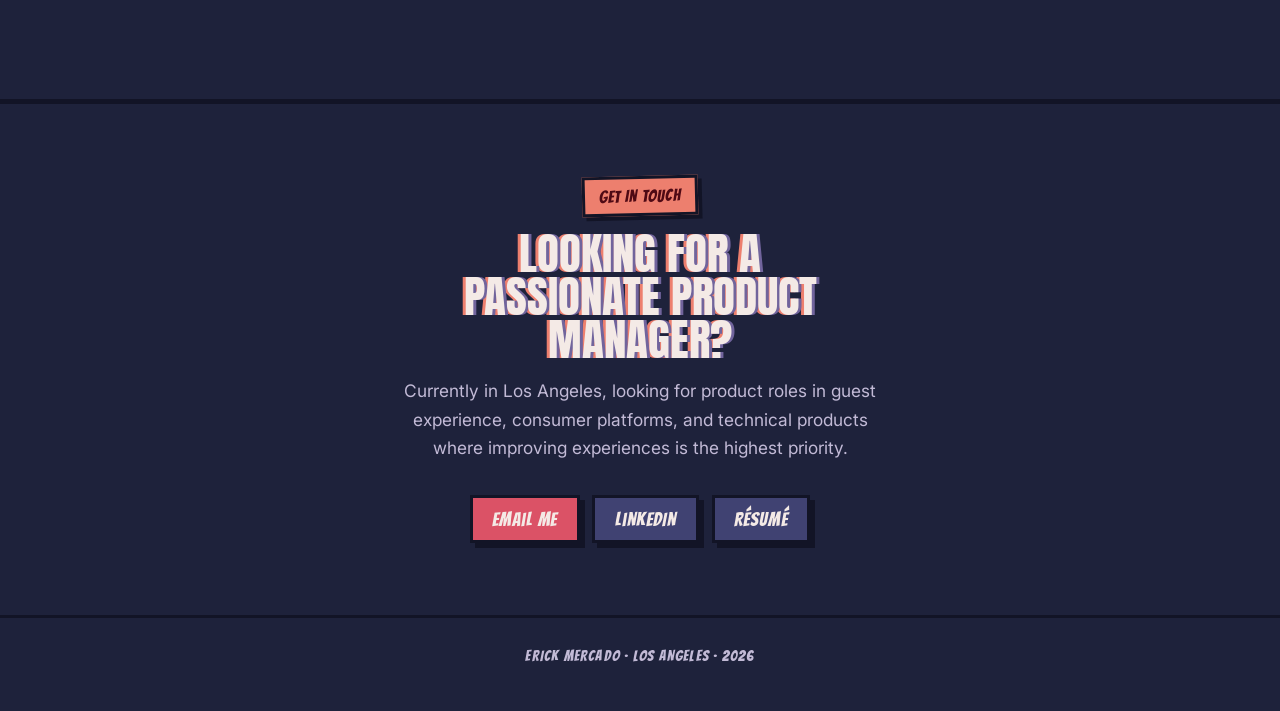
<file: work/mydisney-plus.html>
<!DOCTYPE html>
<html lang="en">
<head>
<meta charset="utf-8">
<meta name="viewport" content="width=device-width, initial-scale=1">
<title>MyDisney+ — Erick Mercado</title>
<meta name="description" content="Three MyDisney+ channels that never ask what you want to watch: Mix builds from your history, Builder hands you the filters, Rewind plays like Disney Channel did in 2010.">
<link rel="canonical" href="https://erickmercado.com/work/mydisney-plus.html">
<meta property="og:type" content="article">
<meta property="og:title" content="MyDisney+">
<meta property="og:description" content="Three MyDisney+ channels that never ask what you want to watch: Mix, Builder, and Rewind, which plays like Disney Channel did in 2010.">
<link rel="icon" href="data:image/svg+xml,<svg xmlns='http://www.w3.org/2000/svg' viewBox='0 0 32 32'><rect width='32' height='32' fill='%231E223B'/><path d='M4 16 Q8 6 12 16 T20 16 T28 16' stroke='%23ED7F6E' stroke-width='3' fill='none'/><path d='M4 18 Q8 8 12 18 T20 18 T28 18' stroke='%2371649C' stroke-width='3' fill='none' opacity='.8'/></svg>">
<link rel="preconnect" href="https://fonts.googleapis.com">
<link rel="preconnect" href="https://fonts.gstatic.com" crossorigin>
<link href="https://fonts.googleapis.com/css2?family=Anton&family=Bangers&family=Inter:wght@400;500;600&display=swap" rel="stylesheet">

<style>
/* Self-contained. Palette mirrors index.html — if you change the
   eight colours there, paste the same values here. */
:root{
  --ink:#1E223B; --panel:#404272; --panel-lift:#4E5089; --paper:#F4EAE6;
  --coral:#ED7F6E; --coral-lift:#F5A79A; --rose:#DB5266; --berry:#A64863;
  --mauve:#C97CA4; --peri:#71649C; --deep:#4F0914;
  --line:#121426; --text:#EFE6E9; --text-dim:#C2BAD6;
  --display:"Anton",Impact,sans-serif;
  --comic:"Bangers",cursive;
  --body:"Inter",-apple-system,system-ui,sans-serif;
  --gut:clamp(1.25rem,5vw,3rem); --measure:40rem; --snap:steps(4,end);
}
*{box-sizing:border-box;}
html{scroll-behavior:smooth;-webkit-text-size-adjust:100%;}
body{margin:0;background:var(--ink);color:var(--text);font-family:var(--body);
  font-size:clamp(1rem,0.96rem + 0.2vw,1.08rem);line-height:1.65;overflow-x:hidden;}
a{color:inherit;}
.wrap{max-width:72rem;margin:0 auto;padding-inline:var(--gut);}
.skip{position:absolute;left:-9999px;top:0;background:var(--coral);color:var(--deep);
  padding:0.7rem 1.1rem;font-weight:600;z-index:400;border:3px solid var(--line);}
.skip:focus{left:0;}
:focus-visible{outline:3px solid var(--coral);outline-offset:3px;}
::selection{background:var(--rose);color:var(--paper);}

body::after{content:"";position:fixed;inset:0;pointer-events:none;z-index:60;
  background-image:radial-gradient(circle at center,rgba(237,127,110,0.18) 1px,transparent 1.3px);
  background-size:5px 5px;mix-blend-mode:screen;opacity:0.55;}
body::before{content:"";position:fixed;inset:0;pointer-events:none;z-index:0;
  background:radial-gradient(40rem 30rem at 12% 0%,rgba(64,66,114,0.55),transparent 62%),
             radial-gradient(38rem 28rem at 88% 8%,rgba(166,72,99,0.34),transparent 62%);}
body > *{position:relative;z-index:1;}

.nav{position:sticky;top:0;z-index:200;display:flex;align-items:center;justify-content:space-between;
  gap:1rem;padding:0.7rem clamp(1.25rem,5vw,3rem);background:rgba(30,34,59,0.86);
  -webkit-backdrop-filter:blur(14px);backdrop-filter:blur(14px);border-bottom:3px solid var(--line);}
.nav__mark{font-family:var(--display);font-size:1.4rem;letter-spacing:0.04em;text-decoration:none;
  color:var(--paper);text-shadow:2px 0 0 var(--peri),-2px 0 0 var(--coral);}
.nav__links{display:flex;gap:clamp(0.9rem,3vw,1.9rem);}
.nav__links a{font-family:var(--comic);font-size:1.05rem;letter-spacing:0.04em;
  color:var(--text-dim);text-decoration:none;transition:color 120ms var(--snap);}
.nav__links a:hover{color:var(--coral-lift);}

.caption{display:inline-block;font-family:var(--comic);font-size:1.05rem;letter-spacing:0.05em;
  background:var(--coral);color:var(--deep);border:3px solid var(--line);
  padding:0.25rem 0.85rem 0.15rem;box-shadow:4px 4px 0 var(--line);transform:rotate(-1.4deg);}
.caption--mauve{background:var(--mauve);}
.backlink{display:inline-block;font-family:var(--comic);font-size:1rem;letter-spacing:0.05em;
  color:var(--text-dim);text-decoration:none;margin-bottom:1.4rem;}
.backlink:hover{color:var(--coral-lift);}

.head{padding-block:clamp(2rem,6vw,4rem) clamp(1.2rem,3vw,2rem);text-align:center;}
.head h1{font-family:var(--display);font-weight:400;text-transform:uppercase;
  font-size:clamp(2rem,1.2rem + 3.6vw,4.2rem);line-height:0.92;letter-spacing:0.01em;
  margin:1rem auto 1rem;max-width:17ch;color:var(--paper);
  text-shadow:4px 0 0 var(--peri),-4px 0 0 var(--coral);}
.standfirst{color:var(--text-dim);max-width:46ch;margin:0 auto;font-size:clamp(1rem,0.96rem + 0.4vw,1.2rem);}
.standfirst strong{color:var(--paper);font-weight:600;}
.byline{display:flex;flex-wrap:wrap;justify-content:center;gap:0.55rem;margin:0 auto clamp(2rem,5vw,3rem);}
.byline span{font-family:var(--comic);font-size:0.95rem;letter-spacing:0.04em;border:3px solid var(--line);
  background:var(--panel);padding:0.2rem 0.8rem 0.1rem;box-shadow:3px 3px 0 var(--line);}
.divider{height:5px;border:0;margin:0;background:repeating-linear-gradient(90deg,
  var(--line) 0 14px,var(--rose) 14px 28px,var(--line) 28px 42px,var(--peri) 42px 56px);}

.prose{max-width:var(--measure);margin:0 auto;padding-block:clamp(2rem,5vw,3.5rem) clamp(3rem,7vw,5rem);}
.prose h2{font-family:var(--display);font-weight:400;text-transform:uppercase;
  font-size:clamp(1.5rem,1.2rem + 1.5vw,2.2rem);line-height:0.98;letter-spacing:0.01em;
  margin:clamp(2.6rem,6vw,4rem) 0 1rem;color:var(--paper);}
.prose h2:first-child{margin-top:0;}
.prose h3{font-family:var(--comic);font-size:1.3rem;letter-spacing:0.05em;
  margin:2.2rem 0 0.6rem;color:var(--coral-lift);}
.prose h4{font-family:var(--body);font-weight:600;font-size:1.02rem;letter-spacing:0.02em;
  margin:1.9rem 0 0.5rem;color:var(--paper);}
.prose p{margin:0 0 1.2rem;color:var(--text-dim);}
.prose ul,.prose ol{margin:0 0 1.5rem;padding-left:1.3rem;color:var(--text-dim);}
.prose li{margin-bottom:0.6rem;}
.prose li::marker{color:var(--coral);}
.prose strong{color:var(--paper);font-weight:600;}
.prose em{color:var(--paper);font-style:italic;}
.prose a{color:var(--coral-lift);text-decoration:none;border-bottom:2px solid var(--coral-lift);}
.prose hr{border:0;height:3px;background:var(--line);margin:clamp(2.6rem,6vw,3.6rem) 0;}
.prose blockquote{margin:2rem 0;padding:1.3rem 1.5rem;background:var(--panel);
  border:4px solid var(--line);box-shadow:8px 8px 0 var(--berry),8px 8px 0 4px var(--line);}
.prose blockquote p{color:var(--paper);margin:0;font-size:1.06rem;}
.note{background:var(--panel);border:4px solid var(--line);box-shadow:7px 7px 0 var(--line);
  padding:1.2rem 1.4rem;margin:2rem 0;}
.note p{margin:0;color:var(--text-dim);}
.note p + p{margin-top:0.9rem;}
.note .note-label{font-family:var(--comic);font-size:1.05rem;letter-spacing:0.05em;
  color:var(--coral-lift);display:block;margin-bottom:0.5rem;}
.table-scroll{overflow-x:auto;-webkit-overflow-scrolling:touch;margin:1.8rem 0 2.2rem;}
table{width:100%;border-collapse:collapse;font-size:0.92rem;min-width:30rem;}
th,td{text-align:left;padding:0.75rem 0.9rem;vertical-align:top;
  border-bottom:2px solid rgba(244,234,230,0.14);color:var(--text-dim);}
th{font-family:var(--comic);font-size:0.95rem;letter-spacing:0.05em;color:var(--paper);
  border-bottom:3px solid var(--line);background:var(--panel);}
td strong{color:var(--paper);}

.contact{border-top:5px solid var(--line);}
.contact .inner{padding-block:clamp(2.6rem,7vw,4.5rem);text-align:center;}
.contact h2{font-family:var(--display);font-weight:400;text-transform:uppercase;
  font-size:clamp(1.6rem,1.2rem + 2vw,2.8rem);line-height:0.96;margin:1rem auto 1rem;max-width:20ch;
  color:var(--paper);text-shadow:3px 0 0 var(--peri),-3px 0 0 var(--coral);}
.contact p{color:var(--text-dim);max-width:44ch;margin:0 auto;}
.pills{display:flex;flex-wrap:wrap;justify-content:center;gap:0.8rem;margin-top:2rem;}
.pill{font-family:var(--comic);font-size:1.2rem;letter-spacing:0.05em;text-decoration:none;
  background:var(--panel);color:var(--paper);border:3px solid var(--line);
  padding:0.4rem 1.2rem 0.28rem;box-shadow:5px 5px 0 var(--line);
  transition:transform 100ms var(--snap),box-shadow 100ms var(--snap),background 100ms var(--snap);}
.pill:hover{transform:translate(3px,3px);box-shadow:2px 2px 0 var(--line);background:var(--panel-lift);}
.pill--primary{background:var(--rose);color:var(--paper);}
.pill--primary:hover{background:var(--coral);color:var(--deep);}
.colophon{text-align:center;font-family:var(--comic);font-size:0.95rem;letter-spacing:0.08em;
  color:var(--text-dim);padding-block:1.6rem 2.6rem;border-top:3px solid var(--line);}

@media(prefers-reduced-motion:reduce){html{scroll-behavior:auto;}*{animation:none!important;transition:none!important;}}
@media print{body::before,body::after,.nav,.contact,.backlink{display:none;}
  body{background:#fff;color:#000;font-size:11pt;}
  .prose p,.prose li,td{color:#000;}
  .prose h2,.prose h3,.head h1{color:#000;text-shadow:none;}
  .prose{max-width:none;}}
</style>
</head>

<body>

<a class="skip" href="#main">Skip to content</a>

<header class="nav">
  <a class="nav__mark" href="../index.html">EM</a>
  <nav class="nav__links" aria-label="Primary">
    <a href="../index.html#work">Work</a>
    <a href="../index.html#about">About</a>
    <a href="#contact">Contact</a>
  </nav>
</header>

<main id="main">

  <section class="wrap head">
    <a class="backlink" href="../index.html#work">&larr; All work</a>
    <div><span class="caption caption--mauve">Case Study &middot; Disney+</span></div>
    <h1>MyDisney+</h1>
    <p class="standfirst">Three MyDisney+ channels. None of them ask you what you want to watch. <strong>Mix</strong> builds one from what you've already finished. <strong>Builder</strong> hands you the filters. <strong>Rewind</strong> plays like Disney Channel did in 2010, down to the bumpers and the music videos between episodes. Here's what each would cost, and the one test I'd run first.</p>
  </section>

  <div class="wrap">
    <div class="byline">
      <span>Self-directed</span>
      <span>2026</span>
      <span>Product proposal</span>
      <span>~8 min read</span>
    </div>
  </div>

  <hr class="divider">

  <div class="wrap">
    <article class="prose">

      <div class="note">
        <span class="note-label">Before you read this</span>
        <p>I don't work at Disney. No access to their numbers, their content costs, or their rights positions. Everything here is public reporting or a labeled guess with a way to check it.</p>
        <p>This started because I kept opening Disney+, scrolling, and closing it again. That happened enough times that I got curious about why.</p>
      </div>

      <h2>Where this starts</h2>

      <p>It's a weeknight. You get home, drop your bag, and put the TV on because the apartment is too quiet. You're not trying to watch anything. You want the room to have something in it while you cook.</p>

      <p>On cable that was one button.</p>

      <p>On Disney+ it's a few minutes of scrolling, and about half the time in my house it ends with the TV going back off.</p>

      <p>Most television was never really watched. It was on. Dinner got made, homework got done, someone cleaned the kitchen, and the set ran in the corner through all of it. The medium picked what came next. Streaming handed that decision back and then spent fifteen years making the screen you decide on prettier.</p>

      <div class="table-scroll">
        <table>
          <thead><tr><th>How you're watching</th><th>Times you have to decide, per hour</th></tr></thead>
          <tbody>
            <tr><td>Cable</td><td>0</td></tr>
            <tr><td>Disney+, a series</td><td>~0.5 &mdash; autoplay carries you to the end of a season, then stops dead</td></tr>
            <tr><td>Disney+, a film</td><td>~0.5 &mdash; one hard stop per title</td></tr>
            <tr><td>Disney+ Streams</td><td>0, if one of the six channels happens to fit you</td></tr>
          </tbody>
        </table>
      </div>

      <p>Those numbers are illustrative, not measured. The shape is right, though. Disney+ has already solved this for people whose taste happens to match one of six editorial channels, and six channels is not many for a global subscriber base. There's no way to tell any of them more of this, less of that.</p>

      <hr>

      <h2>What I'd build: MyDisney+</h2>

      <p>Three channels, one engine underneath. A channel object and a queue generator, with three ways of filling the queue. I'm describing them separately because that's how someone would run into them in the app, but the costly part gets built once.</p>

      <p>On the name: Disney already uses myDisney for account sign-on, and the echo is intentional. Personalization is account-scoped, and this is that account showing up in what actually plays.</p>

      <div class="table-scroll">
        <table>
          <thead><tr><th>Channel</th><th>Who fills the queue</th><th>What it needs that doesn't exist yet</th></tr></thead>
          <tbody>
            <tr><td><strong>MyDisney+ Mix</strong><br>personalized, always on</td><td>The system, from what you've watched</td><td>Nothing</td></tr>
            <tr><td><strong>MyDisney+ Builder</strong><br>you set the rules</td><td>You, with filters</td><td>Metadata backfill</td></tr>
            <tr><td><strong>MyDisney+ Rewind</strong><br>pick a network and a year</td><td>A preset, with period bumpers and promos</td><td>Metadata, plus archival rights</td></tr>
          </tbody>
        </table>
      </div>

      <h3>MyDisney+ Mix &mdash; ships first</h3>

      <p>A row on the home screen that says MyDisney+ Mix. You press play and it runs. It doesn't ask you anything else. Thumbs up and down steer it over time.</p>

      <p>Say it's eight o'clock. You press it and get a <em>Bluey</em>, then a <em>Modern Family</em>, then a Pixar short, then <em>Ratatouille</em>. Things you've finished before, or things sitting close to what you finish.</p>

      <p>It ships first because it needs nothing that doesn't already exist. Disney+ knows how to play a continuous queue. This is a ranking service writing into one.</p>

      <h3>MyDisney+ Builder &mdash; ships second</h3>

      <p>You set the rules, the system fills the hours. Shows that originally aired on Disney Channel between 2010 and 2012. Films that aired on ABC, rated PG-13, action.</p>

      <p>I put this ahead of the nostalgia channel deliberately. Building the filters forces someone to go fill in original network and original air date across the whole catalog. The nostalgia channel cannot exist without that data. So you pay for the expensive prerequisite by shipping something smaller and less risky first.</p>

      <p>Adoption will probably be smaller, since filter builders have never done well in consumer video. I'd ship it anyway. The return here is the self curated metadata.</p>

      <h3>MyDisney+ Rewind </h3>

      <p>A channel that plays like Disney Channel did in a certain "era". Not just the shows. The idents, the bumpers where a star draws the mouse ears with a wand, the in-house promos, the music videos that filled the gaps. The whole block, including everything between the programs.</p>

      <p>An hour of it might run an episode of <em>Wizards of Waverly Place</em>, a star drawing the ears, a promo for something coming that spring, a <em>Phineas and Ferb</em>, then a music video before the next show starts.</p>

      <h4>Example: Disney Channel 2010</h4>

      <p>I keep reaching for that year because it's mine. The actual feature is that the year and the network are parameters.</p>

      <p>Disney Channel in 1997 is a different channel with a different audience. The Disney Afternoon in 1992: <em>DuckTales</em>, <em>TaleSpin</em>, <em>Darkwing Duck</em>  reaches people now in their forties. Toon Disney is another. So is ABC's Saturday morning block. Each one is a different cohort with its own memory of what television felt like, and the engine underneath doesn't care which you pick.</p>

      <p>The interstitials are doing most of the work here. You can queue those four episodes up yourself right now and it feels like nothing at all. The bumpers and the promos are what make it 2010, and nobody has ever packaged those as a product. Disney is sitting on the archive.</p>

      <h4>The marketing case</h4>

      <p>People already do this by hand. Old Disney Channel bumpers and promos get ripped, compiled and posted constantly, by accounts with no rights to any of it and no budget, and they perform. This shows that there is public demand for these "Nostalgia" content pieces.</p>

      <p>So a launch would be earned media rather than bought. The bumpers are ten seconds long and were vertical-video shaped before anyone thought to edit them that way. And the people most likely to post one are the same people who finished a show, cancelled, and never came back.</p>

      <p>That's why Rewind is a different lever from the other two. Mix keeps subscribers. Rewind goes and gets them back. Lapsed subscribers are the cheapest audience Disney has. They've had an account before, the payment path is short, and most of them left because they ran out of reasons to open the app.</p>

      <p>And because the year is a parameter, every era is another launch. Disney Channel 2010 now, the Disney Afternoon six months later, something for the 1997 crowd after that. Most features get one announcement and then live in a settings menu. This one has a calendar built into it.</p>

      <p>One caveat, buzz is spiky and retains nobody on its own. Rewind gets someone to resubscribe; Mix is what keeps them past the second month. I'd measure the two separately, so a loud launch can't paper over a product nobody stays for.</p>

      <p>This feature would be a differentiator but the last to be implemented. There are many hurdles that would need to be overcome in a rights-clearance timeline, so the sequencing isn't a judgment call about which feature matters most. Putting Rewind last ensures the legal work is properly managed.</p>


      <hr>

      <h2>Why Disney, and why now</h2>

      <h3>Disney's Historical Strength in Sequencing</h3>

      <p>A Disney park is a programmed sequence. Nobody hands you a map of the Haunted Mansion and asks which room you'd like to start in. The order is the thing you paid for. Pacing, the queue as prologue, a quiet stretch placed deliberately after an intense one. Disney Experiences is a roughly $36 billion segment resting on that skill.</p>

      <blockquote>
        <p>Disney sells sequencing everywhere else in the company. Streaming is the only place it hands you the catalog and wishes you luck.</p>
      </blockquote>

      <h3>The expensive part is already built</h3>

      <p>Disney+ launched continuous playlists, branded Streams, in September 2024 and has added channels since. The first two reportedly passed ten million streaming hours in their opening month, so the demand is real. Continuous playback, session state, queue delivery and linear ad insertion are already solved inside the building.</p>

      <h3>Netflix is moving</h3>

      <p>In March 2025 Netflix consolidated hundreds of specialized recommendation models onto a single foundation model. They've also published causal work finding that random recommendations would cost them around 16% of engagement, which tells you what they think ranking is worth. Programming is the step past ranking, and it's where Disney's catalog advantage is strongest.</p>

      <h3>What it's worth</h3>

      <p>Advertising is the strongest argument. Disney+ runs about four to five minutes of ads an hour where broadcast ran fifteen to twenty, and a large share of new US signups take the ad tier. Three hours of a channel left on produces far more inventory than one film, against content already paid for.</p>

      <p>Retention is quieter and probably matters more. People cancel what they stop opening.</p>

      <p>Then there's the library. Search only finds titles you can already name, so the long tail of the Disney and Fox catalogs earns almost nothing. Nobody searches for a show they've forgotten exists. In my experience, this is where the real value lies. There has been multiple instances where I rediscover a show I would've never manually searched for and binge it for days</p>

      <hr>

      <h2>What it costs, and what obstacles await</h2>

      <h3>Marginal Cost</h3>

      <p>Leveraging existing infrastructure, the queue doesn't have to build itself the instant you press play. It can be pre-calculated ahead of time and just handed to you, the way a playlist gets made before you hit shuffle. And the shows themselves already stream off Disney servers. So the cost of this scales with hours watched, and hours watched is exactly what the ad tier turns into ad revenue. Cost and money move together.</p>
      <h3>Ordering is crucial</h3>

      <p>Recommenders score titles one at a time. A channel needs order: what follows what, runtimes that add up to something sensible, not three heavy episodes stacked together, not the same lead actor four times running. This is the difficult piece that requires time and expertise. Fortunately we are no working in the dark and can reference past programming schedules to build out a efficient ordering system.</p>

      <h3>Metadata is where the real work lies</h3>

      <p>Disney's catalog metadata was built for search, rights administration and merchandising. Original network, air date, era and tone are all inconsistently filled in, across a library stitched together from Disney, ABC, Fox, Pixar, Marvel, Lucasfilm and National Geographic. It's the biggest line item in the proposal and most of it isn't engineering. It's a backfill program: people, vendors, and then the discipline to keep new titles clean afterward.</p>

      <p>Rewind needs act-break markers too, since shows of linear origin have them and Disney+ originals don't.</p>

      <h3>Life Support and maintenance </h3>

      <p>One channel object. If the three channels fork into three pipelines, Disney owns three products forever and pays for every change three times over.</p>

      <p>One more to budget rather than discover: a channel defined as "Disney Channel, 2010" rots as titles leave the catalog. It needs a rights-aware check and a stated policy for what it does when its defining titles expire.</p>

      <hr>

      <h2>Potential Risks</h2>

      <h3>Brand safety</h3>

      <p>When an algorithm picks what plays next on a channel, Disney has aired it and takes responsibility for it. Nobody minds a bad suggestion they can ignore but something inappropriate or upsetting would be a different story.</p>

      <ul>
        <li>Rating ceilings enforced when the queue is built, not filtered at playback.</li>
        <li>Nothing carrying a content advisory is ever auto-programmed. Opt-in only.</li>
        <li>Adjacency rules, so nothing bleak lands right behind something light.</li>
        <li>Kids' profiles pull from human-curated pools. No open-catalog sequencing under 13.</li>
      </ul>

      <p> In order to ensure brand safety, I'd want that policy layer owned by someone other than the team whose targets depend on engagement.</p>

      <h3>Risk of cannibalizing new originals</h3>

      <p>If ambient channels push attention toward cheap library titles, do the expensive new originals suffer? Its a definite possibility and that's why new-originals reach is a stop condition.</p>

      <h3>Important Clarifications</h3>

      <ul>
        <li><strong>Not a replacement for the curated Streams.</strong> Those are hand-picked by an editorial team around real-world moments. MyDisney+ will launch as an algorithm-built set of channels sitting next to them on the home screen unless a future decision is made to integrate them.</li>
        <li><strong>Not AI generating content.</strong> It sequences licensed material and alters nothing.</li>
        <li><strong>Not a separate app or tab.</strong>Will serve as a native integration within the existing Disney+ interface.</li>
        <li><strong>Not recreating ads Disney never owned.</strong> Rewind uses Disney's own material only.</li>
      </ul>

      <hr>

      <h2>Success Metrics</h2>

      <div class="note">
        <span class="note-label">Test Cases to prioritize</span>
        <p>Streams have been running since September 2024, so I'd start with a cohort analysis on data that already exists: do people who use the existing Streams retain better than people who don't? That tests the assumption underneath all three MyDisney+ channels to determine whether ambient viewing helps retention. </p>
        <p> <strong>Note:</strong> It doesn't test personalization, since the existing Streams are editorial, not built from anyone's history. If the signal is there, the next step is an MVP of Mix, tested against the existing Streams, to see whether personalization actually beats generic curation.</p>

      </div>

      <div class="table-scroll">
        <table>
          <thead><tr><th>Type</th><th>Metric</th><th>Target</th></tr></thead>
          <tbody>
            <tr><td>North star</td><td>Ambient hours per subscriber-month &mdash; hours in sessions with zero title selections after the first</td><td>Up.</td></tr>
            <tr><td>Primary</td><td>Title selections per viewing hour</td><td>Down</td></tr>
            <tr><td>Primary</td><td>Weekly active days</td><td>Up. The habit metric that predicts churn</td></tr>
            <tr><td><strong>Stop condition</strong></td><td>New originals: 14-day reach and completion</td><td><strong>No regression. Halts the program.</strong></td></tr>
            <tr><td><strong>Stop condition</strong></td><td>Children's-profile safety incidents</td><td><strong>Zero. Halts the program.</strong></td></tr>
            <tr><td>Guardrail</td><td>Ad-tier satisfaction and ad-load complaints</td><td>Flat or better</td></tr>
            <tr><td>Rewind</td><td>Resubscribes and new signups in a launch window</td><td>Up over a normal-week baseline. Tests the acquisition goal, separately from retention</td></tr>
            <tr><td>Rewind</td><td>Ad tolerance at elevated load, share rate</td><td>Complaints flat, shares up. Tests the nostalgia-inventory idea</td></tr>
          </tbody>
        </table>
      </div>

      <h3>Important Clarifications</h3>

      <ul>
        <li>That metadata gaps are fillable at reasonable cost. I'd audit 500 titles for original-network and air-date completeness before committing to Builder and Rewind.</li>
        <li>That period interstitials can be cleared. I'd have legal pre-clear a workable sample for a MVP.</li>
        <li>That sequence-aware ordering beats independent ranking. Testable offline against existing Streams logs.</li>
        <li>That fan-upload interest converts into signups. Attention is not intent, and I'd want a small paid test against a lapsed-subscriber list before betting a launch on it.</li>
        <li><strong>Ad Case Assumption:</strong> that ambient viewing creates new watching time, not just moves existing watching time into a different shape: someone leaving a channel running instead of deliberately picking something, for the same total hours either way. If it turns out to be the latter, total viewing doesn't grow, ad inventory doesn't grow with it, then retention and Rewind's acquisition pull would have to carry the proposal instead.</li>
      </ul>

      <hr>

      <h2>Sources</h2>
      <ul>
        <li>Disney Streams announcements and explainer pages, 2024&ndash;2025, plus Deadline and Variety coverage of the September 2024 launch</li>
        <li>Disney fiscal 2025 and 2026 quarterly disclosures. Disney stopped reporting subscriber counts in August 2025, which is why there are none above</li>
        <li>Reporting on Netflix's March 2025 move to a single recommendation foundation model, and Netflix's published causal work on the value of recommendation</li>
        <li>Public reporting on Disney+ ad load and ad-tier signup mix, 2025&ndash;2026. Kept directional, because these are third-party estimates rather than disclosures</li>
        <li>The observation about fan-uploaded bumpers and promos is my own, from looking around YouTube and TikTok. An impression rather than a measurement, which is why there's a test for it above</li>
      </ul>
    </article>
  </div>

</main>

<footer class="contact" id="contact">
  <div class="wrap inner">
    <span class="caption">Get In Touch</span>
    <h2>Looking for a passionate product manager?</h2>
    <p>Currently in Los Angeles, looking for product roles in guest experience, consumer platforms, and technical products where improving experiences is the highest priority.</p>
    <div class="pills">
      <a class="pill pill--primary" href="mailto:erick.mercado2016@gmail.com">Email me</a>
      <a class="pill" href="https://www.linkedin.com/in/erick-mercado/">LinkedIn</a>
      <a class="pill" href="../ErickMercadoResume.pdf">R&eacute;sum&eacute;</a>
    </div>
  </div>
  <div class="colophon">ERICK MERCADO &middot; LOS ANGELES &middot; <span id="year">2026</span></div>
</footer>

<script>document.getElementById("year").textContent = new Date().getFullYear();</script>

</body>
</html>
</file>
